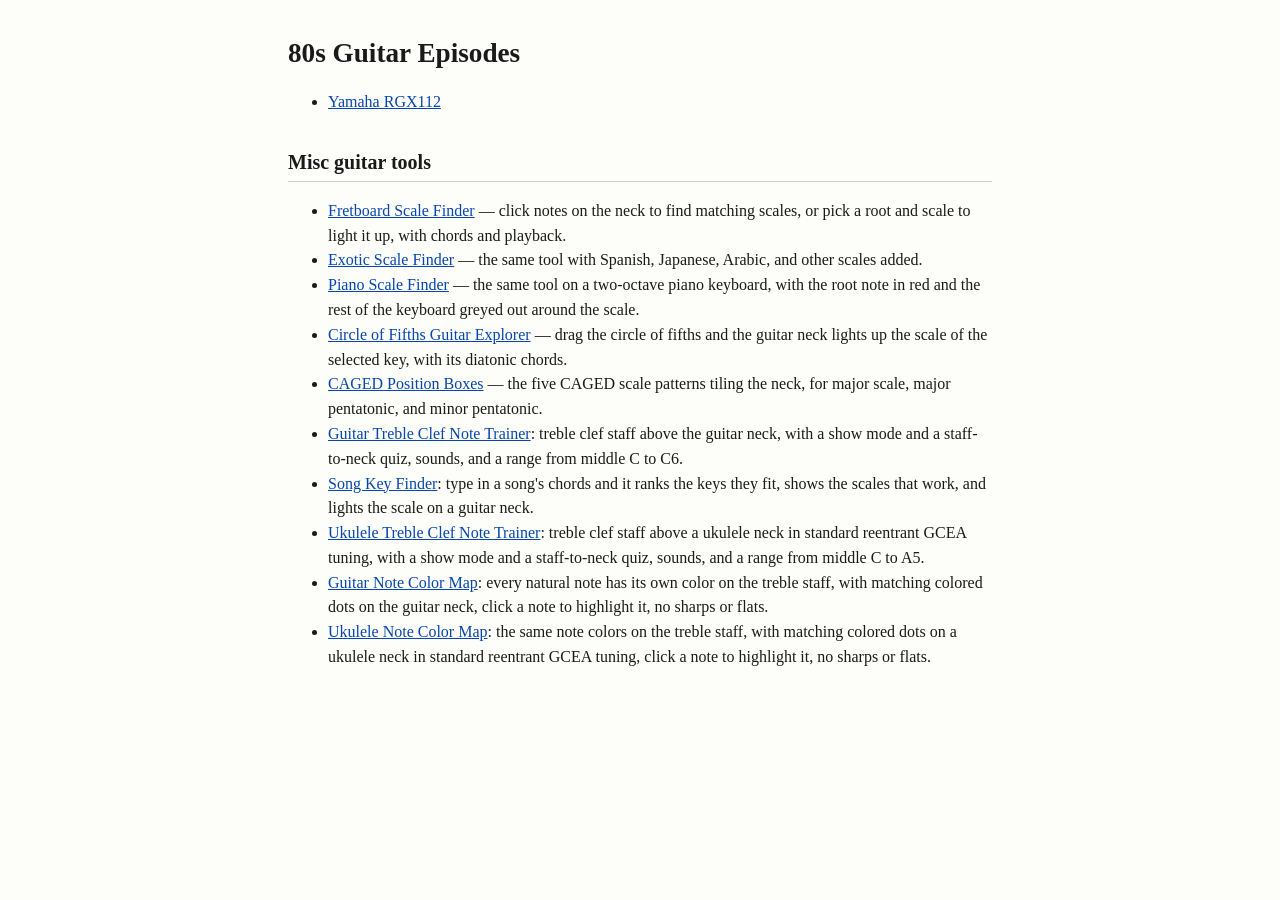
<file: index.html>
<!DOCTYPE html>
<html lang="en">
<head>
<meta charset="utf-8">
<meta name="viewport" content="width=device-width, initial-scale=1">
<title>80s Guitar Episodes</title>
<link rel="stylesheet" href="style.css">
</head>
<body>
<h1>80s Guitar Episodes</h1>
<ul>
<li><a href="rgx112.html">Yamaha RGX112</a></li>
</ul>
<h2>Misc guitar tools</h2>
<ul>
<li><a href="scale-finder.html">Fretboard Scale Finder</a> — click notes on the neck to find matching scales, or pick a root and scale to light it up, with chords and playback.</li>
<li><a href="exotic-scale-finder.html">Exotic Scale Finder</a> — the same tool with Spanish, Japanese, Arabic, and other scales added.</li>
<li><a href="piano-scale-finder.html">Piano Scale Finder</a> — the same tool on a two-octave piano keyboard, with the root note in red and the rest of the keyboard greyed out around the scale.</li>
<li><a href="circle-of-fifths.html">Circle of Fifths Guitar Explorer</a> — drag the circle of fifths and the guitar neck lights up the scale of the selected key, with its diatonic chords.</li>
<li><a href="caged-boxes.html">CAGED Position Boxes</a> — the five CAGED scale patterns tiling the neck, for major scale, major pentatonic, and minor pentatonic.</li>
<li><a href="note-trainer.html">Guitar Treble Clef Note Trainer</a>: treble clef staff above the guitar neck, with a show mode and a staff-to-neck quiz, sounds, and a range from middle C to C6.</li>
<li><a href="song-key-finder.html">Song Key Finder</a>: type in a song's chords and it ranks the keys they fit, shows the scales that work, and lights the scale on a guitar neck.</li>
<li><a href="ukulele-note-trainer.html">Ukulele Treble Clef Note Trainer</a>: treble clef staff above a ukulele neck in standard reentrant GCEA tuning, with a show mode and a staff-to-neck quiz, sounds, and a range from middle C to A5.</li>
<li><a href="note-color-map.html">Guitar Note Color Map</a>: every natural note has its own color on the treble staff, with matching colored dots on the guitar neck, click a note to highlight it, no sharps or flats.</li>
<li><a href="ukulele-note-color-map.html">Ukulele Note Color Map</a>: the same note colors on the treble staff, with matching colored dots on a ukulele neck in standard reentrant GCEA tuning, click a note to highlight it, no sharps or flats.</li>
</ul>
</body>
</html>
</file>
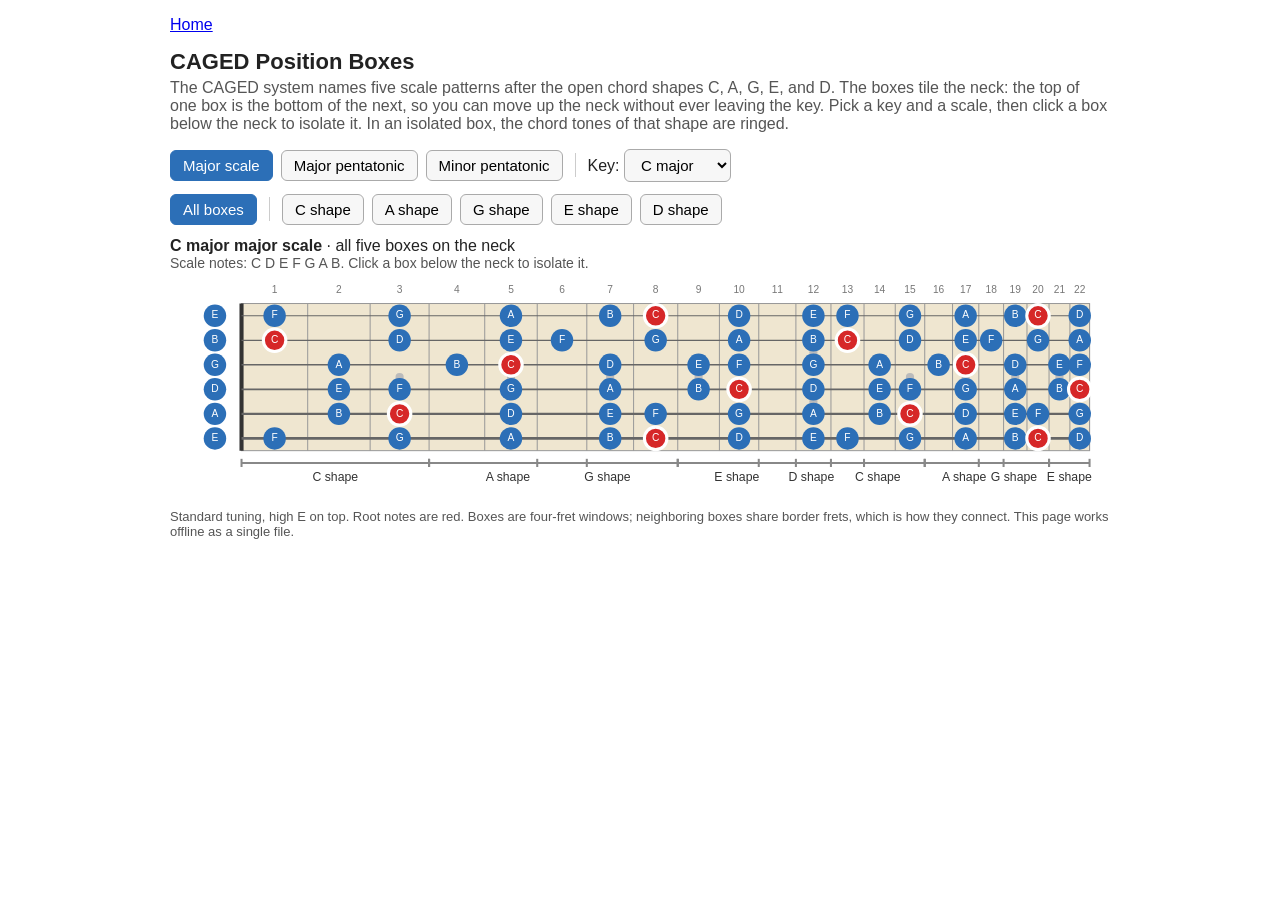
<file: caged-boxes.html>
<!DOCTYPE html>
<html lang="en">
<head>
<meta charset="utf-8">
<meta name="viewport" content="width=device-width, initial-scale=1">
<title>CAGED Position Boxes</title>
<style>
  body { font-family: -apple-system, Helvetica, Arial, sans-serif; max-width: 940px; margin: 0 auto; padding: 16px; color: #222; }
  h1 { font-size: 22px; margin-bottom: 4px; }
  p.hint { color: #555; margin-top: 0; }
  .controls { display: flex; flex-wrap: wrap; gap: 8px; align-items: center; margin: 12px 0; }
  .controls button, .controls select { font-size: 15px; padding: 6px 12px; border: 1px solid #aaa; border-radius: 6px; background: #f7f7f7; cursor: pointer; }
  .controls button.active { background: #2c6fb7; color: #fff; border-color: #2c6fb7; }
  .controls .sep { width: 1px; height: 24px; background: #ccc; margin: 0 4px; }
  #neckSvg { display: block; width: 100%; height: auto; margin: 8px 0; }
  .bracket { cursor: pointer; }
  .bracket line { stroke: #888; stroke-width: 2; }
  .bracket text { font-size: 12px; fill: #333; text-anchor: middle; }
  .bracket.active line { stroke: #d62728; stroke-width: 3; }
  .bracket.active text { fill: #d62728; font-weight: bold; }
  #boxInfo { margin: 8px 0; font-size: 16px; }
  #boxInfo .sub { color: #555; font-size: 14px; }
  .foot { color: #555; font-size: 13px; margin-top: 16px; }
</style>
</head>
<body>
<nav style="margin-bottom:8px;"><a href="index.html">Home</a></nav>
<h1>CAGED Position Boxes</h1>
<p class="hint">The CAGED system names five scale patterns after the open chord shapes C, A, G, E, and D. The boxes tile the neck: the top of one box is the bottom of the next, so you can move up the neck without ever leaving the key. Pick a key and a scale, then click a box below the neck to isolate it. In an isolated box, the chord tones of that shape are ringed.</p>

<div class="controls">
  <button type="button" class="scaleBtn active" data-scale="major">Major scale</button>
  <button type="button" class="scaleBtn" data-scale="majPent">Major pentatonic</button>
  <button type="button" class="scaleBtn" data-scale="minPent">Minor pentatonic</button>
  <span class="sep"></span>
  <label>Key: <select id="keySelect"></select></label>
</div>

<div class="controls" id="shapeRow"></div>

<div id="boxInfo"></div>

<svg id="neckSvg" viewBox="0 0 920 210"></svg>

<p class="foot">Standard tuning, high E on top. Root notes are red. Boxes are four-fret windows; neighboring boxes share border frets, which is how they connect. This page works offline as a single file.</p>

<script>
// ---------- Pure data and logic (no DOM here, so it can be tested in node) ----------
function mod(n, m) { return ((n % m) + m) % m; }

var NOTE_PC = { C: 0, D: 2, E: 4, F: 5, G: 7, A: 9, B: 11 };
function pcOf(name) {
  var base = NOTE_PC[name.charAt(0)];
  var acc = name.slice(1);
  for (var i = 0; i < acc.length; i++) {
    if (acc.charAt(i) === '#') base += 1;
    if (acc.charAt(i) === 'b') base -= 1;
  }
  return mod(base, 12);
}

// Circle order, clockwise from C, with each major key and its relative minor.
var CIRCLE = [
  { major: 'C',  minor: 'Am' },
  { major: 'G',  minor: 'Em' },
  { major: 'D',  minor: 'Bm' },
  { major: 'A',  minor: 'F#m' },
  { major: 'E',  minor: 'C#m' },
  { major: 'B',  minor: 'G#m' },
  { major: 'F#', minor: 'D#m' },
  { major: 'Db', minor: 'Bbm' },
  { major: 'Ab', minor: 'Fm' },
  { major: 'Eb', minor: 'Cm' },
  { major: 'Bb', minor: 'Gm' },
  { major: 'F',  minor: 'Dm' }
];

var MAJOR_SCALES = {
  'C':  ['C', 'D', 'E', 'F', 'G', 'A', 'B'],
  'G':  ['G', 'A', 'B', 'C', 'D', 'E', 'F#'],
  'D':  ['D', 'E', 'F#', 'G', 'A', 'B', 'C#'],
  'A':  ['A', 'B', 'C#', 'D', 'E', 'F#', 'G#'],
  'E':  ['E', 'F#', 'G#', 'A', 'B', 'C#', 'D#'],
  'B':  ['B', 'C#', 'D#', 'E', 'F#', 'G#', 'A#'],
  'F#': ['F#', 'G#', 'A#', 'B', 'C#', 'D#', 'E#'],
  'Db': ['Db', 'Eb', 'F', 'Gb', 'Ab', 'Bb', 'C'],
  'Ab': ['Ab', 'Bb', 'C', 'Db', 'Eb', 'F', 'G'],
  'Eb': ['Eb', 'F', 'G', 'Ab', 'Bb', 'C', 'D'],
  'Bb': ['Bb', 'C', 'D', 'Eb', 'F', 'G', 'A'],
  'F':  ['F', 'G', 'A', 'Bb', 'C', 'D', 'E']
};

var MINOR_SCALES = {
  'A':  ['A', 'B', 'C', 'D', 'E', 'F', 'G'],
  'E':  ['E', 'F#', 'G', 'A', 'B', 'C', 'D'],
  'B':  ['B', 'C#', 'D', 'E', 'F#', 'G', 'A'],
  'F#': ['F#', 'G#', 'A', 'B', 'C#', 'D', 'E'],
  'C#': ['C#', 'D#', 'E', 'F#', 'G#', 'A', 'B'],
  'G#': ['G#', 'A#', 'B', 'C#', 'D#', 'E', 'F#'],
  'D#': ['D#', 'E#', 'F#', 'G#', 'A#', 'B', 'C#'],
  'Bb': ['Bb', 'C', 'Db', 'Eb', 'F', 'Gb', 'Ab'],
  'F':  ['F', 'G', 'Ab', 'Bb', 'C', 'Db', 'Eb'],
  'C':  ['C', 'D', 'Eb', 'F', 'G', 'Ab', 'Bb'],
  'G':  ['G', 'A', 'Bb', 'C', 'D', 'Eb', 'F'],
  'D':  ['D', 'E', 'F', 'G', 'A', 'Bb', 'C']
};

// Four-fret CAGED windows for a major key, keyed by shape letter.
// f is the fret of the key's root on the low E string (open E = pc 4).
function cagedBases(majorRootPc) {
  var f = mod(majorRootPc - 4, 12);
  return { C: mod(f + 4, 12), A: mod(f + 7, 12), G: mod(f + 9, 12), E: f, D: mod(f + 2, 12) };
}

function sortedWindows(majorRootPc) {
  var bases = cagedBases(majorRootPc);
  return ['C', 'A', 'G', 'E', 'D'].map(function (s) { return { shape: s, base: bases[s] }; })
    .sort(function (a, b) { return a.base - b.base; });
}

// Minor pentatonic boxes 1-5 for a minor key, built from its relative major's
// CAGED windows. Box 1 is the window starting at the minor root's low-E fret.
function minorBoxes(minorRootPc, relativeMajorRootPc) {
  var sorted = sortedWindows(relativeMajorRootPc);
  var r = mod(minorRootPc - 4, 12);
  var idx = -1;
  sorted.forEach(function (w, i) { if (w.base === r) idx = i; });
  var out = [];
  for (var k = 0; k < 5; k++) {
    var pos = idx + k;
    var w = sorted[mod(pos, 5)];
    out.push({ box: k + 1, shape: w.shape, start: w.base + 12 * Math.floor(pos / 5) });
  }
  return out;
}

function currentScaleNotes(state) {
  if (state.scale === 'major') return MAJOR_SCALES[state.majorRoot];
  if (state.scale === 'majPent') {
    var s = MAJOR_SCALES[state.majorRoot];
    return [s[0], s[1], s[2], s[4], s[5]];
  }
  var m = MINOR_SCALES[state.minorRoot];
  return [m[0], m[2], m[3], m[4], m[6]];
}

function currentChordTones(state) {
  if (state.scale === 'minPent') {
    var m = MINOR_SCALES[state.minorRoot];
    return [m[0], m[2], m[4]];
  }
  var s = MAJOR_SCALES[state.majorRoot];
  return [s[0], s[2], s[4]];
}

// All box windows visible on a 22-fret neck: primary windows plus octave repeats.
function allWindows(state) {
  var out = [];
  if (state.scale === 'minPent') {
    var boxes = minorBoxes(pcOf(state.minorRoot), pcOf(state.majorRoot));
    boxes.forEach(function (b) {
      out.push({ label: 'Box ' + b.box, shape: b.shape, start: b.start });
      if (b.start + 12 <= 21) out.push({ label: 'Box ' + b.box, shape: b.shape, start: b.start + 12 });
    });
  } else {
    var bases = cagedBases(pcOf(state.majorRoot));
    ['C', 'A', 'G', 'E', 'D'].forEach(function (s) {
      out.push({ label: s + ' shape', shape: s, start: bases[s] });
      if (bases[s] + 12 <= 21) out.push({ label: s + ' shape', shape: s, start: bases[s] + 12 });
    });
  }
  return out.sort(function (a, b) { return a.start - b.start; });
}

// ---------- Browser rendering (skipped when run under node for tests) ----------
if (typeof document !== 'undefined') {
  var state = { scale: 'major', majorRoot: 'C', minorRoot: 'A', isolated: null };
  var neckSvg = document.getElementById('neckSvg');
  var NS = 'http://www.w3.org/2000/svg';

  function el(tag, attrs, parent) {
    var n = document.createElementNS(NS, tag);
    for (var k in attrs) n.setAttribute(k, attrs[k]);
    if (parent) parent.appendChild(n);
    return n;
  }

  function keyOptions() {
    var sel = document.getElementById('keySelect');
    sel.innerHTML = '';
    if (state.scale === 'minPent') {
      CIRCLE.forEach(function (c) {
        var o = document.createElement('option');
        o.value = c.minor; o.textContent = c.minor + ' minor';
        sel.appendChild(o);
      });
      sel.value = state.minorRoot + 'm';
    } else {
      CIRCLE.forEach(function (c) {
        var o = document.createElement('option');
        o.value = c.major; o.textContent = c.major + ' major';
        sel.appendChild(o);
      });
      sel.value = state.majorRoot;
    }
  }

  function shapeButtons() {
    var row = document.getElementById('shapeRow');
    row.innerHTML = '';
    var all = document.createElement('button');
    all.type = 'button'; all.textContent = 'All boxes';
    if (!state.isolated) all.className = 'active';
    all.addEventListener('click', function () { state.isolated = null; renderAll(); });
    row.appendChild(all);
    var sep = document.createElement('span'); sep.className = 'sep'; row.appendChild(sep);
    if (state.scale === 'minPent') {
      minorBoxes(pcOf(state.minorRoot), pcOf(state.majorRoot)).forEach(function (b) {
        var btn = document.createElement('button');
        btn.type = 'button'; btn.textContent = 'Box ' + b.box;
        if (state.isolated && state.isolated.label === 'Box ' + b.box && state.isolated.start === b.start) btn.className = 'active';
        btn.addEventListener('click', function () {
          state.isolated = { label: 'Box ' + b.box, shape: b.shape, start: b.start };
          renderAll();
        });
        row.appendChild(btn);
      });
    } else {
      ['C', 'A', 'G', 'E', 'D'].forEach(function (s) {
        var btn = document.createElement('button');
        btn.type = 'button'; btn.textContent = s + ' shape';
        if (state.isolated && state.isolated.shape === s && state.isolated.start === cagedBases(pcOf(state.majorRoot))[s]) btn.className = 'active';
        btn.addEventListener('click', function () {
          state.isolated = { label: s + ' shape', shape: s, start: cagedBases(pcOf(state.majorRoot))[s] };
          renderAll();
        });
        row.appendChild(btn);
      });
    }
  }

  var OPEN_PC = [4, 11, 7, 2, 9, 4]; // high E to low E, top to bottom
  var MAX_FRET = 22;

  function renderNeck() {
    neckSvg.innerHTML = '';
    var notes = currentScaleNotes(state);
    var pcs = notes.map(pcOf);
    var rootPc = pcs[0];
    var nameForPc = {};
    notes.forEach(function (n) { nameForPc[pcOf(n)] = n; });
    var chordPcs = currentChordTones(state).map(pcOf);
    var windows = allWindows(state);
    var iso = state.isolated;

    var nutX = 70, endX = 900, top = 24, bottom = 168;
    function fretX(n) {
      return nutX + (endX - nutX) * (1 - Math.pow(2, -n / 12)) / (1 - Math.pow(2, -MAX_FRET / 12));
    }
    function dotX(n) { return (fretX(n - 1) + fretX(n)) / 2; }
    var stringY = [36, 60, 84, 108, 132, 156];
    var stringW = [1, 1.2, 1.5, 1.8, 2.2, 2.5];

    el('rect', { x: nutX, y: top, width: endX - nutX, height: bottom - top, fill: '#efe6d0', stroke: '#999' }, neckSvg);
    [3, 5, 7, 9, 12, 15, 17, 19, 21].forEach(function (f) {
      var x = dotX(f);
      if (f === 12) {
        el('circle', { cx: x, cy: 72, r: 4, fill: '#bbb' }, neckSvg);
        el('circle', { cx: x, cy: 120, r: 4, fill: '#bbb' }, neckSvg);
      } else {
        el('circle', { cx: x, cy: 96, r: 4, fill: '#bbb' }, neckSvg);
      }
    });
    for (var f = 0; f <= MAX_FRET; f++) {
      el('line', { x1: fretX(f), y1: top, x2: fretX(f), y2: bottom, stroke: f === 0 ? '#333' : '#999', 'stroke-width': f === 0 ? 4 : 1 }, neckSvg);
      if (f > 0) {
        var num = el('text', { x: dotX(f), y: 14, 'text-anchor': 'middle', 'font-size': 10, fill: '#777' }, neckSvg);
        num.textContent = f;
      }
    }
    for (var s = 0; s < 6; s++) {
      el('line', { x1: nutX, y1: stringY[s], x2: endX, y2: stringY[s], stroke: '#666', 'stroke-width': stringW[s] }, neckSvg);
    }

    function drawDot(x, y, pc, fret) {
      if (pcs.indexOf(pc) === -1) return;
      var inWindow = !iso || (fret >= iso.start && fret <= iso.start + 3) || fret === 0 && iso.start === 0;
      var dimmed = iso && !inWindow;
      var isRoot = pc === rootPc;
      var isChord = iso && chordPcs.indexOf(pc) !== -1;
      var fill = dimmed ? '#d3d3d3' : (isRoot ? '#d62728' : '#2c6fb7');
      var c = el('circle', { cx: x, cy: y, r: 11, fill: fill }, neckSvg);
      if ((isRoot || isChord) && !dimmed) { c.setAttribute('stroke', '#fff'); c.setAttribute('stroke-width', 3); }
      var t = el('text', { x: x, y: y, 'text-anchor': 'middle', 'dominant-baseline': 'middle', 'font-size': 10, fill: dimmed ? '#666' : '#fff' }, neckSvg);
      t.textContent = nameForPc[pc];
    }

    for (var s2 = 0; s2 < 6; s2++) {
      // Open notes count as fret 0; they belong to a window starting at 0.
      drawDot(nutX - 26, stringY[s2], OPEN_PC[s2], 0);
      for (var f2 = 1; f2 <= MAX_FRET; f2++) {
        drawDot(dotX(f2), stringY[s2], mod(OPEN_PC[s2] + f2, 12), f2);
      }
    }

    // Brackets below the neck, one per box window in range.
    windows.forEach(function (w) {
      var x1 = fretX(w.start), x2 = fretX(Math.min(w.start + 3, MAX_FRET));
      var g = el('g', { class: 'bracket' + (iso && iso.start === w.start && iso.label === w.label ? ' active' : '') }, neckSvg);
      el('line', { x1: x1, y1: 180, x2: x2, y2: 180 }, g);
      el('line', { x1: x1, y1: 176, x2: x1, y2: 184 }, g);
      el('line', { x1: x2, y1: 176, x2: x2, y2: 184 }, g);
      var t = el('text', { x: (x1 + x2) / 2, y: 198 }, g);
      t.textContent = w.label;
      g.addEventListener('click', function () {
        state.isolated = (iso && iso.start === w.start && iso.label === w.label) ? null : { label: w.label, shape: w.shape, start: w.start };
        renderAll();
      });
    });

    // Info line.
    var keyName = state.scale === 'minPent' ? state.minorRoot + 'm minor' : state.majorRoot + ' major';
    var scaleName = state.scale === 'major' ? 'major scale' : (state.scale === 'majPent' ? 'major pentatonic' : 'minor pentatonic');
    var info = document.getElementById('boxInfo');
    if (iso) {
      var tones = currentChordTones(state).join(' ');
      info.innerHTML = '<b>' + keyName + ' ' + scaleName + ' &middot; ' + iso.label + '</b> &middot; frets ' + iso.start + ' to ' + (iso.start + 3) +
        '<div class="sub">Chord shape tones ringed: ' + tones + '. Scale notes: ' + notes.join(' ') + '.</div>';
    } else {
      info.innerHTML = '<b>' + keyName + ' ' + scaleName + '</b> &middot; all five boxes on the neck' +
        '<div class="sub">Scale notes: ' + notes.join(' ') + '. Click a box below the neck to isolate it.</div>';
    }
  }

  function renderAll() { keyOptions(); shapeButtons(); renderNeck(); }

  document.querySelectorAll('.scaleBtn').forEach(function (b) {
    b.addEventListener('click', function () {
      document.querySelectorAll('.scaleBtn').forEach(function (x) { x.classList.remove('active'); });
      b.classList.add('active');
      state.scale = b.dataset.scale;
      state.isolated = null;
      if (state.scale === 'minPent') {
        var entry = null;
        CIRCLE.forEach(function (c) { if (c.major === state.majorRoot) entry = c; });
        state.minorRoot = entry.minor.slice(0, -1);
        state.majorRoot = entry.major;
      } else {
        if (state.scale === 'major' || state.scale === 'majPent') {
          // Keep the major key matching the current minor selection when switching back.
          var back = null;
          CIRCLE.forEach(function (c) { if (c.minor === state.minorRoot + 'm') back = c; });
          if (back) state.majorRoot = back.major;
        }
      }
      renderAll();
    });
  });

  document.getElementById('keySelect').addEventListener('change', function (e) {
    state.isolated = null;
    if (state.scale === 'minPent') {
      state.minorRoot = e.target.value.slice(0, -1);
      CIRCLE.forEach(function (c) { if (c.minor === e.target.value) state.majorRoot = c.major; });
    } else {
      state.majorRoot = e.target.value;
    }
    renderAll();
  });

  renderAll();
}
</script>
</body>
</html>
</file>
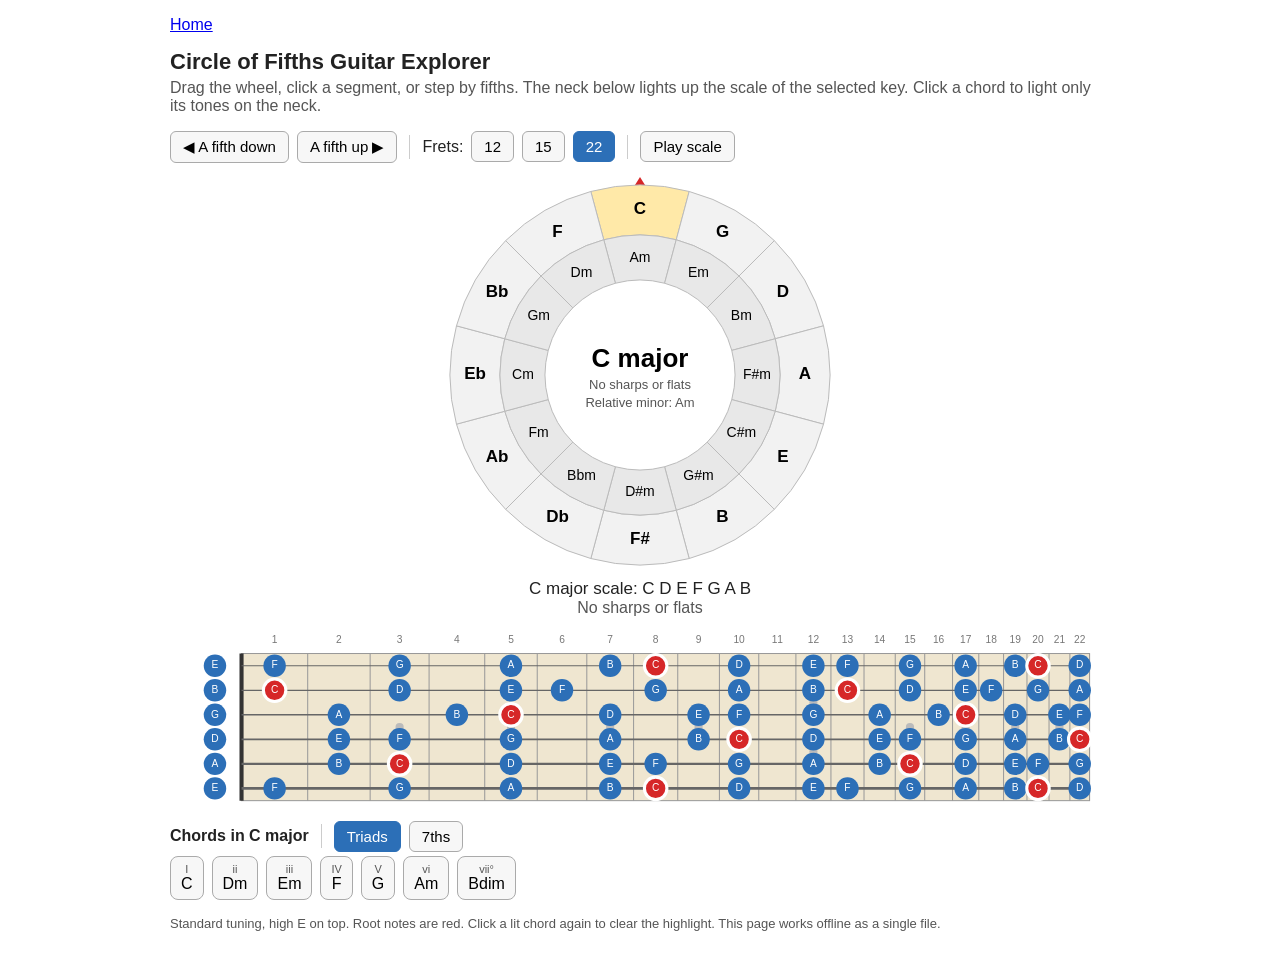
<file: circle-of-fifths.html>
<!DOCTYPE html>
<html lang="en">
<head>
<meta charset="utf-8">
<meta name="viewport" content="width=device-width, initial-scale=1">
<title>Circle of Fifths Guitar Explorer</title>
<style>
  body { font-family: -apple-system, Helvetica, Arial, sans-serif; max-width: 940px; margin: 0 auto; padding: 16px; color: #222; }
  h1 { font-size: 22px; margin-bottom: 4px; }
  p.hint { color: #555; margin-top: 0; }
  .controls { display: flex; flex-wrap: wrap; gap: 8px; align-items: center; margin: 12px 0; }
  .controls button { font-size: 15px; padding: 6px 12px; border: 1px solid #aaa; border-radius: 6px; background: #f7f7f7; cursor: pointer; }
  .controls button.active { background: #2c6fb7; color: #fff; border-color: #2c6fb7; }
  .controls .sep { width: 1px; height: 24px; background: #ccc; margin: 0 4px; }
  #circleSvg { display: block; margin: 0 auto; touch-action: none; cursor: grab; }
  #circleSvg:active { cursor: grabbing; }
  #wheel { transition: transform 0.25s ease; transform-box: view-box; transform-origin: 200px 200px; }
  #keyInfo { text-align: center; margin: 4px 0 12px; }
  #keyInfo .scale { font-size: 17px; }
  #keyInfo .sig { color: #555; }
  #neckSvg { display: block; width: 100%; height: auto; margin: 8px 0; }
  #chordPanel { margin-top: 8px; }
  #chordPanel .row { display: flex; flex-wrap: wrap; gap: 8px; align-items: center; }
  .chip { border: 1px solid #aaa; border-radius: 8px; padding: 6px 10px; background: #f7f7f7; cursor: pointer; text-align: center; }
  .chip .deg { font-size: 11px; color: #555; display: block; }
  .chip .nm { font-size: 16px; }
  .chip.active { background: #ffe9a8; border-color: #b98a00; }
  .foot { color: #555; font-size: 13px; margin-top: 16px; }
</style>
</head>
<body>
<nav style="margin-bottom:8px;"><a href="index.html">Home</a></nav>
<h1>Circle of Fifths Guitar Explorer</h1>
<p class="hint">Drag the wheel, click a segment, or step by fifths. The neck below lights up the scale of the selected key. Click a chord to light only its tones on the neck.</p>

<div class="controls">
  <button id="downFifth" type="button">&#9664; A fifth down</button>
  <button id="upFifth" type="button">A fifth up &#9654;</button>
  <span class="sep"></span>
  <span>Frets:</span>
  <button type="button" class="fretBtn" data-frets="12">12</button>
  <button type="button" class="fretBtn" data-frets="15">15</button>
  <button type="button" class="fretBtn active" data-frets="22">22</button>
  <span class="sep"></span>
  <button id="playBtn" type="button">Play scale</button>
</div>

<svg id="circleSvg" viewBox="0 0 400 400" width="400" height="400">
  <polygon points="200,2 190,18 210,18" fill="#d62728"></polygon>
  <g id="wheel"></g>
  <text id="centerKey" x="200" y="192" text-anchor="middle" font-size="26" font-weight="bold"></text>
  <text id="centerSig" x="200" y="214" text-anchor="middle" font-size="13" fill="#555"></text>
  <text id="centerRel" x="200" y="232" text-anchor="middle" font-size="13" fill="#555"></text>
</svg>

<div id="keyInfo">
  <div class="scale" id="scaleLine"></div>
  <div class="sig" id="sigLine"></div>
</div>

<svg id="neckSvg" viewBox="0 0 920 180"></svg>

<div id="chordPanel">
  <div class="controls" style="margin: 4px 0;">
    <span id="chordTitle" style="font-weight: bold;">Chords in this key</span>
    <span class="sep"></span>
    <button type="button" id="triadBtn" class="active">Triads</button>
    <button type="button" id="seventhBtn">7ths</button>
  </div>
  <div class="row" id="chordRow"></div>
</div>

<p class="foot">Standard tuning, high E on top. Root notes are red. Click a lit chord again to clear the highlight. This page works offline as a single file.</p>

<script>
// ---------- Pure data and logic (no DOM here, so it can be tested in node) ----------
function mod(n, m) { return ((n % m) + m) % m; }

var NOTE_PC = { C: 0, D: 2, E: 4, F: 5, G: 7, A: 9, B: 11 };
function pcOf(name) {
  var base = NOTE_PC[name.charAt(0)];
  var acc = name.slice(1);
  for (var i = 0; i < acc.length; i++) {
    if (acc.charAt(i) === '#') base += 1;
    if (acc.charAt(i) === 'b') base -= 1;
  }
  return mod(base, 12);
}

// Circle order, clockwise from C. sharps/flats count for the key signature.
var CIRCLE = [
  { major: 'C',  minor: 'Am',  sharps: 0, flats: 0 },
  { major: 'G',  minor: 'Em',  sharps: 1, flats: 0 },
  { major: 'D',  minor: 'Bm',  sharps: 2, flats: 0 },
  { major: 'A',  minor: 'F#m', sharps: 3, flats: 0 },
  { major: 'E',  minor: 'C#m', sharps: 4, flats: 0 },
  { major: 'B',  minor: 'G#m', sharps: 5, flats: 0 },
  { major: 'F#', minor: 'D#m', sharps: 6, flats: 0 },
  { major: 'Db', minor: 'Bbm', sharps: 0, flats: 5 },
  { major: 'Ab', minor: 'Fm',  sharps: 0, flats: 4 },
  { major: 'Eb', minor: 'Cm',  sharps: 0, flats: 3 },
  { major: 'Bb', minor: 'Gm',  sharps: 0, flats: 2 },
  { major: 'F',  minor: 'Dm',  sharps: 0, flats: 1 }
];

var MAJOR_SCALES = {
  'C':  ['C', 'D', 'E', 'F', 'G', 'A', 'B'],
  'G':  ['G', 'A', 'B', 'C', 'D', 'E', 'F#'],
  'D':  ['D', 'E', 'F#', 'G', 'A', 'B', 'C#'],
  'A':  ['A', 'B', 'C#', 'D', 'E', 'F#', 'G#'],
  'E':  ['E', 'F#', 'G#', 'A', 'B', 'C#', 'D#'],
  'B':  ['B', 'C#', 'D#', 'E', 'F#', 'G#', 'A#'],
  'F#': ['F#', 'G#', 'A#', 'B', 'C#', 'D#', 'E#'],
  'Db': ['Db', 'Eb', 'F', 'Gb', 'Ab', 'Bb', 'C'],
  'Ab': ['Ab', 'Bb', 'C', 'Db', 'Eb', 'F', 'G'],
  'Eb': ['Eb', 'F', 'G', 'Ab', 'Bb', 'C', 'D'],
  'Bb': ['Bb', 'C', 'D', 'Eb', 'F', 'G', 'A'],
  'F':  ['F', 'G', 'A', 'Bb', 'C', 'D', 'E']
};

var MINOR_SCALES = {
  'A':  ['A', 'B', 'C', 'D', 'E', 'F', 'G'],
  'E':  ['E', 'F#', 'G', 'A', 'B', 'C', 'D'],
  'B':  ['B', 'C#', 'D', 'E', 'F#', 'G', 'A'],
  'F#': ['F#', 'G#', 'A', 'B', 'C#', 'D', 'E'],
  'C#': ['C#', 'D#', 'E', 'F#', 'G#', 'A', 'B'],
  'G#': ['G#', 'A#', 'B', 'C#', 'D#', 'E', 'F#'],
  'D#': ['D#', 'E#', 'F#', 'G#', 'A#', 'B', 'C#'],
  'Bb': ['Bb', 'C', 'Db', 'Eb', 'F', 'Gb', 'Ab'],
  'F':  ['F', 'G', 'Ab', 'Bb', 'C', 'Db', 'Eb'],
  'C':  ['C', 'D', 'Eb', 'F', 'G', 'Ab', 'Bb'],
  'G':  ['G', 'A', 'Bb', 'C', 'D', 'Eb', 'F'],
  'D':  ['D', 'E', 'F', 'G', 'A', 'Bb', 'C']
};

var SHARP_ORDER = ['F#', 'C#', 'G#', 'D#', 'A#', 'E#'];
var FLAT_ORDER = ['Bb', 'Eb', 'Ab', 'Db', 'Gb', 'Cb', 'Fb'];

function keyRoot(circleEntry, mode) {
  if (mode === 'major') return circleEntry.major;
  return circleEntry.minor.slice(0, -1); // strip the trailing m
}

function scaleNotes(circleEntry, mode) {
  var root = keyRoot(circleEntry, mode);
  return mode === 'major' ? MAJOR_SCALES[root] : MINOR_SCALES[root];
}

function scalePcs(circleEntry, mode) {
  return scaleNotes(circleEntry, mode).map(pcOf);
}

var SUFFIX = { maj: '', min: 'm', dim: 'dim', maj7: 'maj7', m7: 'm7', '7': '7', m7b5: 'm7b5' };
var DEG_MAJOR = ['I', 'ii', 'iii', 'IV', 'V', 'vi', 'vii°'];
var DEG_MINOR = ['i', 'ii°', 'III', 'iv', 'v', 'VI', 'VII'];

function chordsFor(circleEntry, mode, sevenths) {
  var scale = scaleNotes(circleEntry, mode);
  var quals, degs, steps;
  if (mode === 'major') {
    quals = sevenths ? ['maj7', 'm7', 'm7', 'maj7', '7', 'm7', 'm7b5'] : ['maj', 'min', 'min', 'maj', 'maj', 'min', 'dim'];
    degs = DEG_MAJOR;
  } else {
    quals = sevenths ? ['m7', 'm7b5', 'maj7', 'm7', 'm7', 'maj7', '7'] : ['min', 'dim', 'maj', 'min', 'min', 'maj', 'maj'];
    degs = DEG_MINOR;
  }
  steps = sevenths ? [0, 2, 4, 6] : [0, 2, 4];
  var out = [];
  for (var d = 0; d < 7; d++) {
    var tones = steps.map(function (s) { return scale[mod(d + s, 7)]; });
    out.push({ degree: degs[d], name: scale[d] + SUFFIX[quals[d]], tones: tones, pcs: tones.map(pcOf) });
  }
  return out;
}

function signatureText(circleEntry) {
  if (circleEntry.sharps > 0) {
    return circleEntry.sharps + (circleEntry.sharps === 1 ? ' sharp: ' : ' sharps: ') + SHARP_ORDER.slice(0, circleEntry.sharps).join(', ');
  }
  if (circleEntry.flats > 0) {
    return circleEntry.flats + (circleEntry.flats === 1 ? ' flat: ' : ' flats: ') + FLAT_ORDER.slice(0, circleEntry.flats).join(', ');
  }
  return 'No sharps or flats';
}

// Segment index sitting at the top marker for a given wheel rotation (degrees, clockwise).
function idxForRotation(rotation) {
  return mod(Math.round(-rotation / 30), 12);
}

// ---------- Browser rendering (skipped when run under node for tests) ----------
if (typeof document !== 'undefined') {
  var state = { index: 0, mode: 'major', frets: 22, chord: null, sevenths: false };
  var rotation = 0;
  var wheelEl = document.getElementById('wheel');
  var neckSvg = document.getElementById('neckSvg');
  var NS = 'http://www.w3.org/2000/svg';

  function el(tag, attrs, parent) {
    var n = document.createElementNS(NS, tag);
    for (var k in attrs) n.setAttribute(k, attrs[k]);
    if (parent) parent.appendChild(n);
    return n;
  }

  function polar(cx, cy, r, degClockwiseFromTop) {
    var a = degClockwiseFromTop * Math.PI / 180;
    return [cx + r * Math.sin(a), cy - r * Math.cos(a)];
  }

  function slicePath(cx, cy, rOuter, rInner, startDeg, endDeg) {
    var o1 = polar(cx, cy, rOuter, startDeg), o2 = polar(cx, cy, rOuter, endDeg);
    var i2 = polar(cx, cy, rInner, endDeg), i1 = polar(cx, cy, rInner, startDeg);
    return 'M ' + o1[0] + ' ' + o1[1] + ' A ' + rOuter + ' ' + rOuter + ' 0 0 1 ' + o2[0] + ' ' + o2[1] +
      ' L ' + i2[0] + ' ' + i2[1] + ' A ' + rInner + ' ' + rInner + ' 0 0 0 ' + i1[0] + ' ' + i1[1] + ' Z';
  }

  function renderWheel() {
    wheelEl.innerHTML = '';
    for (var i = 0; i < 12; i++) {
      var start = i * 30 - 15, end = i * 30 + 15;
      var sel = (i === state.index);
      var outer = el('path', { d: slicePath(200, 200, 190, 140, start, end), fill: (sel && state.mode === 'major') ? '#ffe9a8' : '#f2f2f2', stroke: '#bbb' }, wheelEl);
      outer.dataset.index = i; outer.dataset.mode = 'major';
      var inner = el('path', { d: slicePath(200, 200, 140, 95, start, end), fill: (sel && state.mode === 'minor') ? '#ffe9a8' : '#e8e8e8', stroke: '#bbb' }, wheelEl);
      inner.dataset.index = i; inner.dataset.mode = 'minor';
      var mo = polar(200, 200, 165, i * 30);
      var moT = el('text', { x: mo[0], y: mo[1], 'text-anchor': 'middle', 'dominant-baseline': 'middle', 'font-size': 17, 'font-weight': 'bold' }, wheelEl);
      moT.textContent = CIRCLE[i].major;
      var mi = polar(200, 200, 117, i * 30);
      var miT = el('text', { x: mi[0], y: mi[1], 'text-anchor': 'middle', 'dominant-baseline': 'middle', 'font-size': 14 }, wheelEl);
      miT.textContent = CIRCLE[i].minor;
    }
  }

  function renderInfo() {
    var entry = CIRCLE[state.index];
    var keyName = state.mode === 'major' ? entry.major + ' major' : entry.minor + ' minor';
    document.getElementById('centerKey').textContent = keyName;
    document.getElementById('centerSig').textContent = signatureText(entry);
    document.getElementById('centerRel').textContent = state.mode === 'major' ? ('Relative minor: ' + entry.minor) : ('Relative major: ' + entry.major);
    document.getElementById('scaleLine').textContent = keyName + ' scale: ' + scaleNotes(entry, state.mode).join(' ');
    document.getElementById('sigLine').textContent = signatureText(entry);
    document.getElementById('chordTitle').textContent = 'Chords in ' + keyName;
  }

  // Standard tuning, high E on top. Open-string pitch classes, top to bottom.
  var OPEN_PC = [4, 11, 7, 2, 9, 4];

  function renderNeck() {
    neckSvg.innerHTML = '';
    var entry = CIRCLE[state.index];
    var notes = scaleNotes(entry, state.mode);
    var pcs = scalePcs(entry, state.mode);
    var rootPc = pcs[0];
    var nameForPc = {};
    notes.forEach(function (n) { nameForPc[pcOf(n)] = n; });
    var chord = state.chord !== null ? chordsFor(entry, state.mode, state.sevenths)[state.chord] : null;
    var chordPcs = chord ? chord.pcs : null;
    var chordRootPc = chord ? chord.pcs[0] : null;

    var maxFret = state.frets;
    var nutX = 70, endX = 900, top = 24, bottom = 168;
    function fretX(n) {
      return nutX + (endX - nutX) * (1 - Math.pow(2, -n / 12)) / (1 - Math.pow(2, -maxFret / 12));
    }
    function dotX(n) { return (fretX(n - 1) + fretX(n)) / 2; }
    var stringY = [36, 60, 84, 108, 132, 156];
    var stringW = [1, 1.2, 1.5, 1.8, 2.2, 2.5];

    el('rect', { x: nutX, y: top, width: endX - nutX, height: bottom - top, fill: '#efe6d0', stroke: '#999' }, neckSvg);
    var markers = [3, 5, 7, 9, 12, 15, 17, 19, 21];
    markers.forEach(function (f) {
      if (f > maxFret) return;
      var x = dotX(f);
      if (f === 12) {
        el('circle', { cx: x, cy: 72, r: 4, fill: '#bbb' }, neckSvg);
        el('circle', { cx: x, cy: 120, r: 4, fill: '#bbb' }, neckSvg);
      } else {
        el('circle', { cx: x, cy: 96, r: 4, fill: '#bbb' }, neckSvg);
      }
    });
    for (var f = 0; f <= maxFret; f++) {
      el('line', { x1: fretX(f), y1: top, x2: fretX(f), y2: bottom, stroke: f === 0 ? '#333' : '#999', 'stroke-width': f === 0 ? 4 : 1 }, neckSvg);
      if (f > 0) {
        var num = el('text', { x: dotX(f), y: 14, 'text-anchor': 'middle', 'font-size': 10, fill: '#777' }, neckSvg);
        num.textContent = f;
      }
    }
    for (var s = 0; s < 6; s++) {
      el('line', { x1: nutX, y1: stringY[s], x2: endX, y2: stringY[s], stroke: '#666', 'stroke-width': stringW[s] }, neckSvg);
    }

    function drawDot(x, y, pc) {
      var inScale = pcs.indexOf(pc) !== -1;
      if (!inScale) return;
      var inChord = chordPcs && chordPcs.indexOf(pc) !== -1;
      var isRoot = chord ? (pc === chordRootPc) : (pc === rootPc);
      var dimmed = chordPcs && !inChord;
      var fill = dimmed ? '#d3d3d3' : (isRoot ? '#d62728' : '#2c6fb7');
      var c = el('circle', { cx: x, cy: y, r: 11, fill: fill }, neckSvg);
      if (isRoot && !dimmed) c.setAttribute('stroke', '#fff'), c.setAttribute('stroke-width', 3);
      var t = el('text', { x: x, y: y, 'text-anchor': 'middle', 'dominant-baseline': 'middle', 'font-size': 10, fill: dimmed ? '#666' : '#fff' }, neckSvg);
      t.textContent = nameForPc[pc];
    }

    for (var s2 = 0; s2 < 6; s2++) {
      drawDot(nutX - 26, stringY[s2], OPEN_PC[s2]);
      for (var f2 = 1; f2 <= maxFret; f2++) {
        drawDot(dotX(f2), stringY[s2], mod(OPEN_PC[s2] + f2, 12));
      }
    }
  }

  function renderChords() {
    var entry = CIRCLE[state.index];
    var list = chordsFor(entry, state.mode, state.sevenths);
    var row = document.getElementById('chordRow');
    row.innerHTML = '';
    list.forEach(function (ch, i) {
      var b = document.createElement('button');
      b.className = 'chip' + (state.chord === i ? ' active' : '');
      b.type = 'button';
      var deg = document.createElement('span'); deg.className = 'deg'; deg.textContent = ch.degree;
      var nm = document.createElement('span'); nm.className = 'nm'; nm.textContent = ch.name;
      b.appendChild(deg); b.appendChild(nm);
      b.addEventListener('click', function () {
        state.chord = (state.chord === i) ? null : i;
        renderChords(); renderNeck();
      });
      row.appendChild(b);
    });
  }

  function renderAll() { renderWheel(); renderInfo(); renderNeck(); renderChords(); }

  function applyRotation(animate) {
    wheelEl.style.transition = animate ? 'transform 0.25s ease' : 'none';
    wheelEl.style.transform = 'rotate(' + rotation + 'deg)';
  }

  function selectIndex(i, mode) {
    state.index = mod(i, 12);
    if (mode) state.mode = mode;
    state.chord = null;
    rotation = -state.index * 30;
    applyRotation(true);
    renderAll();
  }

  document.getElementById('downFifth').addEventListener('click', function () { selectIndex(state.index - 1); });
  document.getElementById('upFifth').addEventListener('click', function () { selectIndex(state.index + 1); });

  var fretBtns = document.querySelectorAll('.fretBtn');
  fretBtns.forEach(function (b) {
    b.addEventListener('click', function () {
      fretBtns.forEach(function (x) { x.classList.remove('active'); });
      b.classList.add('active');
      state.frets = parseInt(b.dataset.frets, 10);
      renderNeck();
    });
  });

  document.getElementById('triadBtn').addEventListener('click', function () {
    state.sevenths = false; state.chord = null;
    document.getElementById('triadBtn').classList.add('active');
    document.getElementById('seventhBtn').classList.remove('active');
    renderChords(); renderNeck();
  });
  document.getElementById('seventhBtn').addEventListener('click', function () {
    state.sevenths = true; state.chord = null;
    document.getElementById('seventhBtn').classList.add('active');
    document.getElementById('triadBtn').classList.remove('active');
    renderChords(); renderNeck();
  });

  // Drag to spin the wheel, click to pick a segment.
  var svg = document.getElementById('circleSvg');
  var dragging = false, moved = false, lastAngle = 0, downX = 0, downY = 0;
  function pointerAngle(e) {
    var r = svg.getBoundingClientRect();
    var dx = e.clientX - (r.left + r.width / 2);
    var dy = e.clientY - (r.top + r.height / 2);
    var a = Math.atan2(dx, -dy) * 180 / Math.PI;
    return { angle: mod(a, 360), dist: Math.sqrt(dx * dx + dy * dy) / (r.width / 400) };
  }
  svg.addEventListener('pointerdown', function (e) {
    dragging = true; moved = false;
    var p = pointerAngle(e);
    lastAngle = p.angle; downX = e.clientX; downY = e.clientY;
    svg.setPointerCapture(e.pointerId);
  });
  svg.addEventListener('pointermove', function (e) {
    if (!dragging) return;
    if (Math.abs(e.clientX - downX) + Math.abs(e.clientY - downY) > 6) moved = true;
    if (!moved) return;
    var p = pointerAngle(e);
    var delta = mod(p.angle - lastAngle + 180, 360) - 180;
    lastAngle = p.angle;
    rotation += delta;
    applyRotation(false);
    var idx = idxForRotation(rotation);
    if (idx !== state.index) { state.index = idx; state.chord = null; renderAll(); applyRotation(false); }
  });
  function endDrag(e) {
    if (!dragging) return;
    dragging = false;
    if (!moved) {
      var p = pointerAngle(e);
      if (p.dist >= 95 && p.dist <= 190) {
        var rel = mod(p.angle - rotation, 360);
        var idx = mod(Math.floor((rel + 15) / 30), 12);
        selectIndex(idx, p.dist >= 140 ? 'major' : 'minor');
      }
    } else {
      rotation = Math.round(rotation / 30) * 30;
      state.index = idxForRotation(rotation);
      state.chord = null;
      applyRotation(true);
      renderAll();
    }
  }
  svg.addEventListener('pointerup', endDrag);
  svg.addEventListener('pointercancel', endDrag);

  // Play the scale up one octave and back down, end notes once.
  var audioCtx = null, playing = false, stopFlag = false;
  function midiFreq(m) { return 440 * Math.pow(2, (m - 69) / 12); }
  function playScale() {
    var btn = document.getElementById('playBtn');
    if (playing) { stopFlag = true; btn.textContent = 'Play scale'; return; }
    if (!audioCtx) audioCtx = new (window.AudioContext || window.webkitAudioContext)();
    var entry = CIRCLE[state.index];
    var steps = state.mode === 'major' ? [2, 2, 1, 2, 2, 2, 1] : [2, 1, 2, 2, 1, 2, 2];
    var rootPc = scalePcs(entry, state.mode)[0];
    var startMidi = 60 + mod(rootPc, 12);
    var up = [startMidi], m = startMidi;
    steps.forEach(function (s) { m += s; up.push(m); });
    var seq = up.concat(up.slice(1, -1).reverse());
    playing = true; stopFlag = false; btn.textContent = 'Stop';
    var t = audioCtx.currentTime + 0.05;
    seq.forEach(function (note, i) {
      var osc = audioCtx.createOscillator();
      var g = audioCtx.createGain();
      osc.type = 'triangle'; osc.frequency.value = midiFreq(note);
      g.gain.setValueAtTime(0, t + i * 0.28);
      g.gain.linearRampToValueAtTime(0.25, t + i * 0.28 + 0.03);
      g.gain.linearRampToValueAtTime(0, t + i * 0.28 + 0.26);
      osc.connect(g); g.connect(audioCtx.destination);
      osc.start(t + i * 0.28); osc.stop(t + i * 0.28 + 0.28);
    });
    var totalMs = seq.length * 0.28 * 1000 + 200;
    setTimeout(function () { playing = false; btn.textContent = 'Play scale'; }, totalMs);
  }
  document.getElementById('playBtn').addEventListener('click', playScale);

  renderAll();
}
</script>
</body>
</html>
</file>
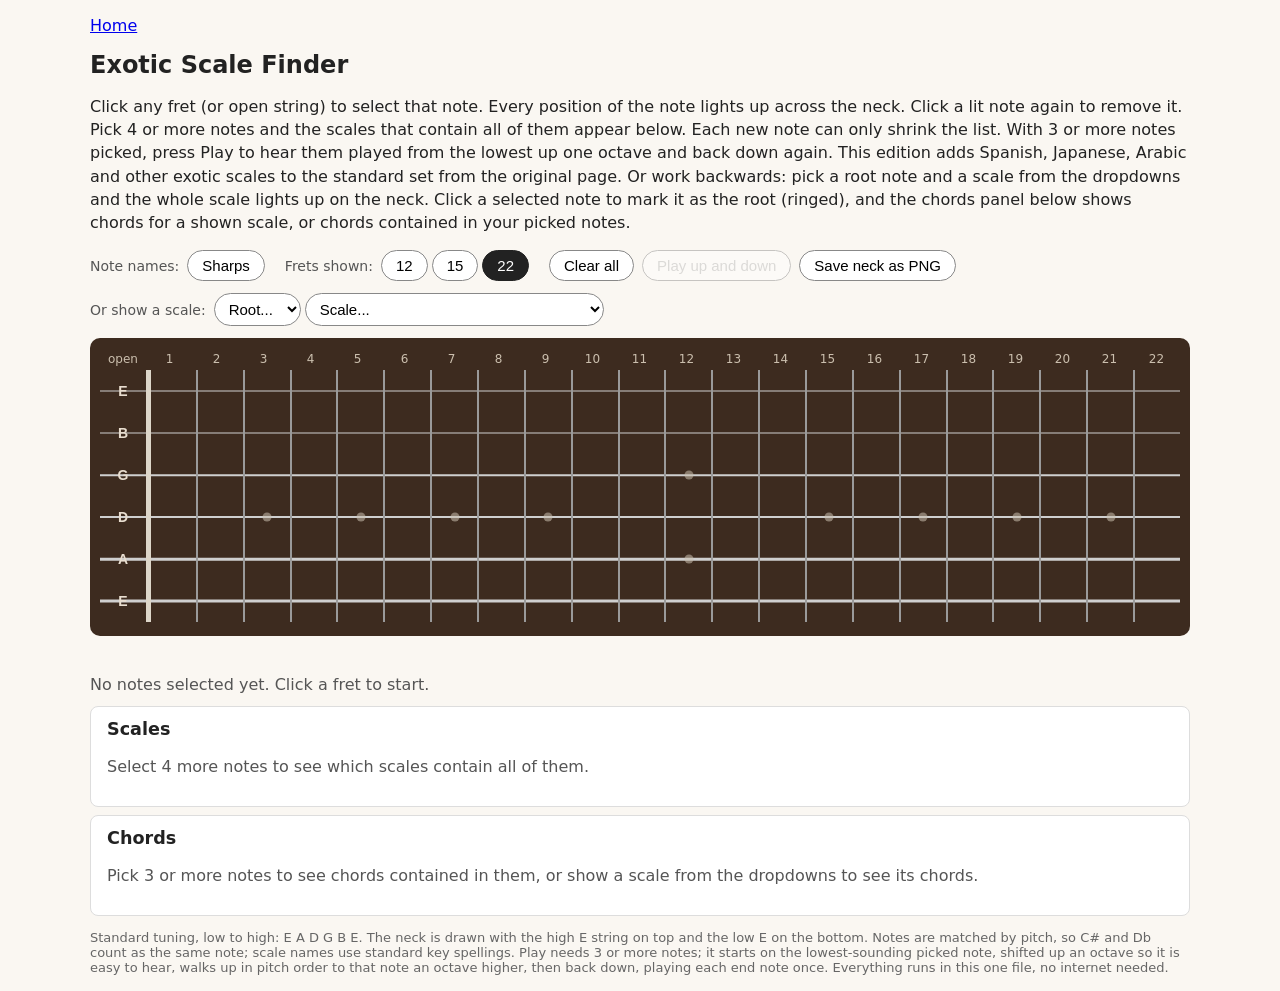
<file: exotic-scale-finder.html>
<!DOCTYPE html>
<html lang="en">
<head>
<meta charset="utf-8">
<meta name="viewport" content="width=device-width, initial-scale=1">
<title>Exotic Scale Finder</title>
<style>
  body { font-family: system-ui, -apple-system, "Segoe UI", Helvetica, Arial, sans-serif;
         max-width: 1100px; margin: 0 auto; padding: 16px; background: #faf7f2; color: #222; }
  h1 { font-size: 1.5em; margin-bottom: 0.2em; }
  p { line-height: 1.45; }
  .controls { display: flex; flex-wrap: wrap; gap: 8px; align-items: center; margin: 12px 0; }
  .controls { position: relative; z-index: 30; }
  .controls button { font-size: 15px; padding: 6px 14px; border-radius: 999px;
                     border: 1px solid #888; background: #fff; cursor: pointer; }
  .controls button.active { background: #222; color: #fff; border-color: #222; }
  .controls .group { display: inline-flex; gap: 4px; align-items: center; margin-right: 12px; }
  .controls .label { font-size: 14px; color: #555; margin-right: 4px; }
  .controls select { font-size: 15px; padding: 6px 10px; border-radius: 999px;
                     border: 1px solid #888; background: #fff; cursor: pointer; }
  .neck-wrap { overflow-x: auto; position: relative; z-index: 1; background: #3d2b1f; border-radius: 10px; padding: 14px 10px; }
  .neck { min-width: 780px; }
  .frow { display: flex; color: #cbbfae; font-size: 12px; }
  .fcell { flex: 1 1 0; text-align: center; padding-bottom: 4px; }
  .fcell.open { flex: 0 0 46px; }
  .row { display: flex; position: relative; }
  .string-line { position: absolute; left: 0; right: 0; top: 50%; background: #cfcfcf;
                 transform: translateY(-50%); pointer-events: none; }
  .cell { flex: 1 1 0; min-width: 0; height: 42px; position: relative; border: none;
          background: transparent; border-left: 2px solid #9a9a9a; cursor: pointer;
          padding: 0; display: flex; align-items: center; justify-content: center; }
  .cell.open { flex: 0 0 46px; border-left: none; color: #e8ddcf; font-size: 14px; font-weight: 600; }
  .cell.nut { border-left: 5px solid #ddd6c9; }
  .cell:focus-visible { outline: 2px solid #fff; outline-offset: -2px; }
  .dot { position: relative; z-index: 2; display: inline-flex; align-items: center; justify-content: center;
         width: 30px; height: 30px; border-radius: 50%; font-size: 13px; font-weight: 700; }
  .marker { position: absolute; left: 50%; top: 50%; width: 9px; height: 9px; border-radius: 50%;
            background: #cbbfae; opacity: 0.55; transform: translate(-50%, -50%); pointer-events: none; }
  .dot.now { outline: 3px solid #fff; outline-offset: 2px; transform: scale(1.18); }
  .dot.root { box-shadow: 0 0 0 2px #3d2b1f, 0 0 0 5px #fff; }
  .dot.dim { opacity: 0.25; }
  .chip .x { margin-left: 6px; font-weight: 700; }
  .chip.root { outline: 3px solid #222; outline-offset: 1px; font-weight: 700; }
  #chords { background: #fff; border: 1px solid #ddd; border-radius: 8px; padding: 12px 16px; margin-top: 8px; }
  #chords h2 { font-size: 1.1em; margin: 0 0 8px; }
  .chord-toggle { font-size: 14px; padding: 4px 12px; border-radius: 999px; border: 1px solid #888; background: #fff; cursor: pointer; margin-bottom: 8px; }
  .chord { display: block; width: 100%; text-align: left; background: none; border: none; border-bottom: 1px solid #eee; padding: 4px 0; font-size: 15px; cursor: pointer; }
  .chord:last-child { border-bottom: none; }
  .chord.active { background: #222; color: #fff; }
  #nowPlaying { min-height: 1.4em; font-size: 16px; font-weight: 600; margin: 10px 0 0; }
  .controls button:disabled { opacity: 0.45; cursor: default; }
  #selected { margin: 6px 0 12px; }
  .chip { display: inline-flex; gap: 7px; align-items: center; border: 1px solid #bbb;
          border-radius: 999px; padding: 3px 11px; margin: 2px; cursor: pointer;
          background: #fff; font-size: 15px; }
  .swatch { width: 13px; height: 13px; border-radius: 50%; }
  #scales { background: #fff; border: 1px solid #ddd; border-radius: 8px; padding: 12px 16px; margin-top: 8px; }
  #scales h2 { font-size: 1.1em; margin: 0 0 8px; }
  .scale { padding: 4px 0; border-bottom: 1px solid #eee; line-height: 1.5; }
  .scale:last-child { border-bottom: none; }
  .hint { color: #555; }
  footer { margin-top: 14px; font-size: 13px; color: #666; }
</style>
</head>
<body>
<nav style="margin-bottom:8px;"><a href="index.html">Home</a></nav>
<h1>Exotic Scale Finder</h1>
<p>Click any fret (or open string) to select that note. Every position of the note lights up
across the neck. Click a lit note again to remove it. Pick 4 or more notes and the scales
that contain all of them appear below. Each new note can only shrink the list. With 3 or
more notes picked, press Play to hear them played from the lowest up one octave and back
down again. This edition adds Spanish, Japanese, Arabic and other exotic scales to the
standard set from the original page. Or work backwards: pick a root note and a scale
from the dropdowns and the whole scale lights up on the neck. Click a selected note to mark it as the root (ringed),
and the chords panel below shows chords for a shown scale, or chords contained in your
picked notes.</p>

<div class="controls">
  <span class="group"><span class="label">Note names:</span>
    <button id="namesBtn" type="button">Sharps</button></span>
  <span class="group"><span class="label">Frets shown:</span>
    <button type="button" data-frets="12">12</button>
    <button type="button" data-frets="15">15</button>
    <button type="button" data-frets="22" class="active">22</button></span>
  <button id="clearBtn" type="button">Clear all</button>
  <button id="playBtn" type="button" disabled>Play up and down</button>
  <button id="saveBtn" type="button">Save neck as PNG</button>
</div>

<div class="controls">
  <span class="group"><span class="label">Or show a scale:</span>
    <select id="rootSelect" aria-label="Root note"></select>
    <select id="scaleSelect" aria-label="Scale"></select></span>
</div>

<div class="neck-wrap"><div class="neck" id="neck"></div></div>

<div id="nowPlaying"></div>
<div id="lastClicked"></div>
<div id="selected"></div>
<div id="scales"></div>
<div id="chords"></div>

<footer>Standard tuning, low to high: E A D G B E. The neck is drawn with the high E string
on top and the low E on the bottom. Notes are matched by pitch, so C# and Db
count as the same note; scale names use standard key spellings. Play needs 3 or more
notes; it starts on the lowest-sounding picked note, shifted up an octave so it is
easy to hear, walks up in pitch order to that note an octave higher, then back down, playing each end note once. Everything runs in this
one file, no internet needed.</footer>

<script>
"use strict";
var SHARP = ["C","C#","D","D#","E","F","F#","G","G#","A","A#","B"];
var FLAT  = ["C","Db","D","Eb","E","F","Gb","G","Ab","A","Bb","B"];
var LETTERS = ["C","D","E","F","G","A","B"];
var NATURAL = [0,2,4,5,7,9,11];
var COLOR = ["#d62728","#ff7f0e","#e6b800","#2ca02c","#1f77b4","#9467bd",
             "#e377c2","#8c564b","#7f7f7f","#17becf","#808000","#393b79"];
var STRINGS = [ // top row first (high E at the top, low E at the bottom)
  { name: "High E", pc: 4,  thick: 1   },
  { name: "B",      pc: 11, thick: 1   },
  { name: "G",      pc: 7,  thick: 1.5 },
  { name: "D",      pc: 2,  thick: 2   },
  { name: "A",      pc: 9,  thick: 2.5 },
  { name: "Low E",  pc: 4,  thick: 3   }
];
var MARKERS = [3,5,7,9,12,15,17,19,21];
var PREFERRED_ROOTS = { "C":1,"G":1,"D":1,"A":1,"E":1,"B":1,"F#":1,"Db":1,"Ab":1,
                        "Eb":1,"Bb":1,"F":1,"C#":1,"G#":1,"D#":1 };
var SCALES = [
  { label: "major",            intervals: [0,2,4,5,7,9,11],  offsets: [0,1,2,3,4,5,6] },
  { label: "Dorian",           intervals: [0,2,3,5,7,9,10],  offsets: [0,1,2,3,4,5,6] },
  { label: "Phrygian",         intervals: [0,1,3,5,7,8,10],  offsets: [0,1,2,3,4,5,6] },
  { label: "Lydian",           intervals: [0,2,4,6,7,9,11],  offsets: [0,1,2,3,4,5,6] },
  { label: "Mixolydian",       intervals: [0,2,4,5,7,9,10],  offsets: [0,1,2,3,4,5,6] },
  { label: "minor",            intervals: [0,2,3,5,7,8,10],  offsets: [0,1,2,3,4,5,6] },
  { label: "Locrian",          intervals: [0,1,3,5,6,8,10],  offsets: [0,1,2,3,4,5,6] },
  { label: "major pentatonic", intervals: [0,2,4,7,9],       offsets: [0,1,2,4,5] },
  { label: "minor pentatonic", intervals: [0,3,5,7,10],      offsets: [0,2,3,4,6] },
  { label: "blues",            intervals: [0,3,5,6,7,10],    offsets: [0,2,3,4,4,6] },
  { label: "harmonic minor",   intervals: [0,2,3,5,7,8,11],  offsets: [0,1,2,3,4,5,6] },
  { label: "melodic minor",    intervals: [0,2,3,5,7,9,11],  offsets: [0,1,2,3,4,5,6] },
  // Spanish
  { label: "Spanish Phrygian (Phrygian dominant)", intervals: [0,1,4,5,7,8,10], offsets: [0,1,2,3,4,5,6] },
  // Japanese pentatonics
  { label: "Insen",        intervals: [0,1,5,7,10], offsets: [0,1,3,4,6] },
  { label: "Yo",           intervals: [0,2,5,7,9],  offsets: [0,1,3,4,5] },
  { label: "Miyako-bushi", intervals: [0,1,5,7,8],  offsets: [0,1,3,4,5] },
  { label: "Hirajoshi",    intervals: [0,2,3,7,8],  offsets: [0,1,2,4,5] },
  { label: "Iwato",        intervals: [0,1,5,6,10], offsets: [0,1,3,4,6] },
  // Arabic
  { label: "double harmonic major", intervals: [0,1,4,5,7,8,11], offsets: [0,1,2,3,4,5,6] },
  { label: "double harmonic minor", intervals: [0,2,3,5,7,8,11], offsets: [0,1,2,3,4,5,6] },
  // Other exotics
  { label: "Hungarian minor",        intervals: [0,2,3,6,7,8,11],  offsets: [0,1,2,3,4,5,6] },
  { label: "Neapolitan major",       intervals: [0,1,3,5,7,9,11],  offsets: [0,1,2,3,4,5,6] },
  { label: "Neapolitan minor",       intervals: [0,1,3,5,7,8,11],  offsets: [0,1,2,3,4,5,6] },
  { label: "Persian",                intervals: [0,1,4,5,6,8,11],  offsets: [0,1,2,3,4,5,6] },
  { label: "whole tone",             intervals: [0,2,4,6,8,10],    offsets: [0,1,2,3,4,5] },
  { label: "diminished half-whole", intervals: [0,1,3,4,6,7,9,10], offsets: [0,1,2,2,3,4,5,6] },
  { label: "diminished whole-half", intervals: [0,2,3,5,6,8,9,11], offsets: [0,1,2,3,4,5,5,6] },
  { label: "enigmatic",              intervals: [0,1,4,6,8,10,11], offsets: [0,1,2,3,4,5,6] }
];

var selected = new Set();   // pitch classes, in selection order
var namesMode = "sharp";
var fretCount = 22;
var playingPc = null;
var rootPc = null;
var shownScale = null;
var chordSevenths = false;
var chordHighlightKey = null;
var chordHighlightSet = null;
var lastChords = [];

function noteName(pc) {
  return namesMode === "sharp" ? SHARP[pc] : FLAT[pc];
}
function textColor(hex) {
  var r = parseInt(hex.slice(1,3), 16), g = parseInt(hex.slice(3,5), 16), b = parseInt(hex.slice(5,7), 16);
  return (0.299*r + 0.587*g + 0.114*b) > 150 ? "#111" : "#fff";
}
function esc(s) {
  return s.replace(/&/g, "&amp;").replace(/</g, "&lt;");
}

// Spell a scale with correct letter names (each degree gets the next letter),
// choosing the root spelling with the fewest accidentals, preferring standard
// key names, then flats, on ties.
function spellScale(rootPc, scale) {
  var best = null;
  for (var li = 0; li < 7; li++) {
    for (var acc = -1; acc <= 1; acc++) {
      if ((NATURAL[li] + acc + 12) % 12 !== rootPc) continue;
      var names = [], score = 0, ok = true;
      for (var i = 0; i < scale.intervals.length; i++) {
        var letterIdx = (li + scale.offsets[i]) % 7;
        var target = (rootPc + scale.intervals[i]) % 12;
        var diff = target - NATURAL[letterIdx];
        diff = (((diff + 6) % 12) + 12) % 12 - 6;
        if (Math.abs(diff) > 2) { ok = false; break; }
        score += Math.abs(diff);
        names.push(LETTERS[letterIdx] +
          (diff === 1 ? "#" : diff === -1 ? "b" : diff === 2 ? "##" : diff === -2 ? "bb" : ""));
      }
      if (!ok) continue;
      var cand = { names: names, score: score, rootAcc: acc };
      if (!best || score < best.score ||
          (score === best.score && !!PREFERRED_ROOTS[names[0]] && !PREFERRED_ROOTS[best.names[0]]) ||
          (score === best.score && !!PREFERRED_ROOTS[names[0]] === !!PREFERRED_ROOTS[best.names[0]] && acc < best.rootAcc)) {
        best = cand;
      }
    }
  }
  return best;
}

function matchingScales() {
  var out = [];
  if (selected.size < 4) return out;
  for (var root = 0; root < 12; root++) {
    for (var s = 0; s < SCALES.length; s++) {
      var sc = SCALES[s];
      var set = {};
      sc.intervals.forEach(function (iv) { set[(root + iv) % 12] = true; });
      var all = true;
      selected.forEach(function (pc) { if (!set[pc]) all = false; });
      if (!all) continue;
      var spelling = spellScale(root, sc);
      out.push({ name: spelling.names[0] + " " + sc.label, notes: spelling.names,
                 pcs: sc.intervals.map(function (iv) { return (root + iv) % 12; }),
                 size: sc.intervals.length });
    }
  }
  out.sort(function (a, b) {
    return a.size - b.size || (a.name < b.name ? -1 : a.name > b.name ? 1 : 0);
  });
  return out;
}

function dotSpan(pc) {
  var cls = "dot" + (playingPc === pc ? " now" : "") + (rootPc === pc ? " root" : "") + (chordHighlightSet && !chordHighlightSet.has(pc) ? " dim" : "");
  return '<span class="' + cls + '" style="background:' + COLOR[pc] + ';color:' + textColor(COLOR[pc]) + '">' + noteName(pc) + '</span>';
}

function renderBoard() {
  var neck = document.getElementById("neck");
  var html = '<div class="frow"><div class="fcell open">open</div>';
  for (var f = 1; f <= fretCount; f++) html += '<div class="fcell">' + f + '</div>';
  html += '</div>';
  STRINGS.forEach(function (st, si) {
    html += '<div class="row"><div class="string-line" style="height:' + st.thick + 'px"></div>';
    var openPc = st.pc;
    html += '<button type="button" class="cell open" data-pc="' + openPc +
      '" data-string="' + st.name + '" data-fret="0"' +
      '" aria-label="' + st.name + ' string, open, ' + noteName(openPc) + '">' +
      (selected.has(openPc)
        ? dotSpan(openPc)
        : esc(noteName(openPc))) + '</button>';
    for (var fret = 1; fret <= fretCount; fret++) {
      var pc = (st.pc + fret) % 12;
      var isMarker = MARKERS.indexOf(fret) !== -1 &&
        (fret === 12 ? (si === 2 || si === 4) : si === 3);
      html += '<button type="button" class="cell' + (fret === 1 ? ' nut' : '') + '" data-pc="' + pc +
        '" data-string="' + st.name + '" data-fret="' + fret + '"' +
        '" aria-label="' + st.name + ' string, fret ' + fret + ', ' + noteName(pc) + '">';
      if (selected.has(pc)) {
        html += dotSpan(pc);
      } else if (isMarker) {
        html += '<span class="marker"></span>';
      }
      html += '</button>';
    }
    html += '</div>';
  });
  neck.innerHTML = html;
}

function renderSelected() {
  var box = document.getElementById("selected");
  if (selected.size === 0) {
    box.innerHTML = '<span class="hint">No notes selected yet. Click a fret to start.</span>';
    return;
  }
  var html = '<span>Selected notes (click one to mark it as root, × to remove it): </span>';
  selected.forEach(function (pc) {
    html += '<button type="button" class="chip' + (rootPc === pc ? ' root' : '') + '" data-root="' + pc + '"><span class="swatch" style="background:' +
      COLOR[pc] + '"></span>' + noteName(pc) + '<span class="x" data-remove="' + pc + '">×</span></button>';
  });
  if (rootPc !== null) html += '<span> Root: ' + noteName(rootPc) + ' (ringed).</span>';
  box.innerHTML = html;
}

function renderScales() {
  var box = document.getElementById("scales");
  if (selected.size < 4) {
    box.innerHTML = '<h2>Scales</h2><p class="hint">Select ' + (4 - selected.size) +
      ' more note' + (selected.size === 3 ? '' : 's') +
      ' to see which scales contain all of them.</p>';
    return;
  }
  var matches = matchingScales();
  var html = '<h2>Scales containing all selected notes (' + matches.length + ')</h2>';
  if (matches.length === 0) {
    html += '<p class="hint">No scale in the list contains all of these notes. Remove a note to widen the list again.</p>';
  } else {
    matches.forEach(function (m) {
      var notes = m.notes.map(function (n, i) {
        return selected.has(m.pcs[i]) ? '<strong>' + esc(n) + '</strong>' : esc(n);
      }).join(' ');
      html += '<div class="scale"><strong>' + esc(m.name) + ':</strong> ' + notes + '</div>';
    });
  }
  box.innerHTML = html;
}

var audioCtx = null, playTimers = [], playing = false, currentOsc = null;

// Open-string MIDI numbers, in STRINGS order (High E, B, G, D, A, Low E).
var STRING_BASE = [64, 59, 55, 50, 45, 40];

function midiToFreq(m) { return 440 * Math.pow(2, (m - 69) / 12); }

// Lowest-sounding pitch of a pitch class anywhere on the neck.
function lowestPitch(pc) {
  var best = 999;
  for (var si = 0; si < STRINGS.length; si++) {
    var fret = (pc - STRINGS[si].pc + 12) % 12;
    var midi = STRING_BASE[si] + fret;
    if (midi < best) best = midi;
  }
  return best;
}

// Up from the lowest-sounding picked note (raised one octave so playback
// carries on small speakers), in pitch order, to that note an octave higher,
// then back down. End notes are played once each.
function buildSequence() {
  var pcs = Array.from(selected);
  var anchor = null;
  if (rootPc !== null && selected.has(rootPc)) anchor = rootPc;
  else {
    anchor = pcs[0];
    pcs.forEach(function (pc) { if (lowestPitch(pc) < lowestPitch(anchor)) anchor = pc; });
  }
  var ordered = pcs.slice().sort(function (a, b) {
    return ((a - anchor + 12) % 12) - ((b - anchor + 12) % 12);
  });
  var base = lowestPitch(anchor) + 12;
  var up = ordered.map(function (pc) {
    return { pc: pc, midi: base + ((pc - anchor + 12) % 12) };
  });
  up.push({ pc: anchor, midi: base + 12 });
  var down = [];
  for (var i = ordered.length - 1; i >= 0; i--) {
    down.push({ pc: ordered[i], midi: base + ((ordered[i] - anchor + 12) % 12) });
  }
  return up.concat(down);
}

function updatePlayButton() {
  var btn = document.getElementById("playBtn");
  if (playing) {
    btn.textContent = "Stop";
    btn.disabled = false;
  } else {
    btn.textContent = "Play up and down";
    btn.disabled = selected.size < 3;
  }
}

function stopPlayback(msg) {
  playing = false;
  playingPc = null;
  playTimers.forEach(function (t) { clearTimeout(t); });
  playTimers = [];
  if (currentOsc) { try { currentOsc.stop(); } catch (e) {} currentOsc = null; }
  document.getElementById("nowPlaying").textContent = "";
  if (msg) document.getElementById("lastClicked").textContent = msg;
  updatePlayButton();
  renderBoard();
}

function playSequence() {
  var seq = buildSequence();
  stopPlayback(null);
  audioCtx = audioCtx || new (window.AudioContext || window.webkitAudioContext)();
  if (audioCtx.state === "suspended") audioCtx.resume();
  playing = true;
  updatePlayButton();
  var seqText = seq.map(function (n) { return noteName(n.pc); }).join(" ");
  document.getElementById("lastClicked").textContent = "Playing up and down: " + seqText;
  var step = 450, dur = 0.4;
  seq.forEach(function (n, i) {
    playTimers.push(setTimeout(function () {
      if (!playing) return;
      playingPc = n.pc;
      document.getElementById("nowPlaying").textContent = "Now playing: " + noteName(n.pc);
      renderBoard();
      var osc = audioCtx.createOscillator();
      var gain = audioCtx.createGain();
      var t0 = audioCtx.currentTime;
      osc.type = "triangle";
      osc.frequency.value = midiToFreq(n.midi);
      gain.gain.setValueAtTime(0, t0);
      gain.gain.linearRampToValueAtTime(0.22, t0 + 0.02);
      gain.gain.exponentialRampToValueAtTime(0.001, t0 + dur);
      osc.connect(gain);
      gain.connect(audioCtx.destination);
      osc.start(t0);
      osc.stop(t0 + dur + 0.05);
      currentOsc = osc;
    }, i * step));
  });
  playTimers.push(setTimeout(function () {
    stopPlayback("Played: " + seqText);
  }, seq.length * step + 300));
}

document.getElementById("playBtn").addEventListener("click", function () {
  if (playing) { stopPlayback("Stopped."); return; }
  if (selected.size < 3) return;
  playSequence();
});

// One neck dot for the PNG export: colored circle, white ring when it is
// the root, faded when a chord is highlighted and this note is not in it.
function dotSvg(cx, cy, pc) {
  var dim = (chordHighlightSet && !chordHighlightSet.has(pc)) ? ' opacity="0.3"' : '';
  var out = '<circle cx="' + cx + '" cy="' + cy + '" r="16" fill="' + COLOR[pc] + '"' + dim + '/>';
  if (rootPc === pc) out += '<circle cx="' + cx + '" cy="' + cy + '" r="19" fill="none" stroke="#fff" stroke-width="3"' + dim + '/>';
  out += '<text x="' + cx + '" y="' + cy + '" text-anchor="middle" dominant-baseline="central" font-family="system-ui, sans-serif" font-size="13" font-weight="700" fill="' + textColor(COLOR[pc]) + '"' + dim + '>' + noteName(pc) + '</text>';
  return out;
}

// Build an SVG picture of the neck exactly as it currently looks, then
// rasterize it to a PNG download. Pure client-side, no libraries, so the
// page stays one standalone file.
function buildSvg(scale) {
  var pad = 20, openW = 60, fretW = 56, rowH = 46;
  var W = pad * 2 + openW + fretW * fretCount;
  var titleH = 34 + (selected.size ? 26 : 0);
  var H = pad * 2 + titleH + 24 + rowH * 6;
  var headerBase = pad + titleH + 18;
  var rowsTop = pad + titleH + 24;
  var s = [];
  s.push('<svg xmlns="http://www.w3.org/2000/svg" width="' + (W * scale) + '" height="' + (H * scale) + '" viewBox="0 0 ' + W + ' ' + H + '">');
  s.push('<rect width="100%" height="100%" fill="#3d2b1f"/>');
  s.push('<text x="' + pad + '" y="' + (pad + 24) + '" font-family="system-ui, sans-serif" font-size="22" font-weight="700" fill="#f5efe6">Exotic Scale Finder</text>');
  if (selected.size) {
    var names = [];
    selected.forEach(function (pc) { names.push(noteName(pc)); });
    s.push('<text x="' + pad + '" y="' + (pad + 50) + '" font-family="system-ui, sans-serif" font-size="16" fill="#e8ddcf">Selected notes: ' + esc(names.join(" ")) + '</text>');
  }
  s.push('<text x="' + (pad + openW / 2) + '" y="' + headerBase + '" text-anchor="middle" font-family="system-ui, sans-serif" font-size="13" fill="#cbbfae">open</text>');
  for (var f = 1; f <= fretCount; f++) {
    var cx = pad + openW + (f - 0.5) * fretW;
    s.push('<text x="' + cx + '" y="' + headerBase + '" text-anchor="middle" font-family="system-ui, sans-serif" font-size="13" fill="#cbbfae">' + f + '</text>');
  }
  STRINGS.forEach(function (st, si) {
    var cy = rowsTop + si * rowH + rowH / 2;
    s.push('<line x1="' + pad + '" y1="' + cy + '" x2="' + (W - pad) + '" y2="' + cy + '" stroke="#cfcfcf" stroke-width="' + st.thick + '"/>');
  });
  for (var k = 0; k < fretCount; k++) {
    var wx = pad + openW + k * fretW;
    if (k === 0) s.push('<line x1="' + wx + '" y1="' + rowsTop + '" x2="' + wx + '" y2="' + (rowsTop + rowH * 6) + '" stroke="#ddd6c9" stroke-width="5"/>');
    else s.push('<line x1="' + wx + '" y1="' + rowsTop + '" x2="' + wx + '" y2="' + (rowsTop + rowH * 6) + '" stroke="#9a9a9a" stroke-width="2"/>');
  }
  STRINGS.forEach(function (st, si) {
    var cy = rowsTop + si * rowH + rowH / 2;
    var openPc = st.pc;
    var openX = pad + openW / 2;
    if (selected.has(openPc)) {
      s.push(dotSvg(openX, cy, openPc));
    } else {
      s.push('<text x="' + openX + '" y="' + cy + '" text-anchor="middle" dominant-baseline="central" font-family="system-ui, sans-serif" font-size="14" font-weight="600" fill="#e8ddcf">' + noteName(openPc) + '</text>');
    }
    for (var fret = 1; fret <= fretCount; fret++) {
      var pc = (st.pc + fret) % 12;
      var cx2 = pad + openW + (fret - 0.5) * fretW;
      if (selected.has(pc)) {
        s.push(dotSvg(cx2, cy, pc));
      } else if (MARKERS.indexOf(fret) !== -1 && (fret === 12 ? (si === 2 || si === 4) : si === 3)) {
        s.push('<circle cx="' + cx2 + '" cy="' + cy + '" r="5" fill="#cbbfae" opacity="0.55"/>');
      }
    }
  });
  s.push('</svg>');
  return { svg: s.join(""), W: W, H: H };
}

function savePng() {
  var scale = 2;
  var out = buildSvg(scale);
  var blob = new Blob([out.svg], { type: "image/svg+xml;charset=utf-8" });
  var url = URL.createObjectURL(blob);
  var img = new Image();
  img.onload = function () {
    var canvas = document.createElement("canvas");
    canvas.width = out.W * scale;
    canvas.height = out.H * scale;
    var ctx = canvas.getContext("2d");
    ctx.drawImage(img, 0, 0, canvas.width, canvas.height);
    URL.revokeObjectURL(url);
    var names = [];
    selected.forEach(function (pc) { names.push(noteName(pc)); });
    var filename = names.length ? "exotic-fretboard-" + names.join("-") + ".png" : "exotic-fretboard.png";
    canvas.toBlob(function (b) {
      if (!b) { alert("Could not create the image."); return; }
      var a = document.createElement("a");
      a.href = URL.createObjectURL(b);
      a.download = filename;
      document.body.appendChild(a);
      a.click();
      a.remove();
      setTimeout(function () { URL.revokeObjectURL(a.href); }, 1000);
    }, "image/png");
  };
  img.onerror = function () {
    URL.revokeObjectURL(url);
    alert("Could not create the image in this browser.");
  };
  img.src = url;
}

document.getElementById("saveBtn").addEventListener("click", savePng);

function renderReverse() {
  var rootSel = document.getElementById("rootSelect");
  var scaleSel = document.getElementById("scaleSelect");
  var prevRoot = rootSel.value, prevScale = scaleSel.value;
  var rh = '<option value="">Root...</option>';
  for (var pc = 0; pc < 12; pc++) rh += '<option value="' + pc + '">' + noteName(pc) + '</option>';
  rootSel.innerHTML = rh;
  var sh = '<option value="">Scale...</option>';
  SCALES.forEach(function (sc, idx) { sh += '<option value="' + idx + '">' + sc.label + '</option>'; });
  scaleSel.innerHTML = sh;
  if (prevRoot !== "") rootSel.value = prevRoot;
  if (prevScale !== "") scaleSel.value = prevScale;
}

function applyReverse() {
  var rootSel = document.getElementById("rootSelect");
  var scaleSel = document.getElementById("scaleSelect");
  if (rootSel.value === "" || scaleSel.value === "") return;
  var root = parseInt(rootSel.value, 10);
  var sc = SCALES[parseInt(scaleSel.value, 10)];
  selected.clear();
  sc.intervals.forEach(function (iv) { selected.add((root + iv) % 12); });
  var spelling = spellScale(root, sc);
  rootPc = root;
  shownScale = { sc: sc, pcs: sc.intervals.map(function (iv) { return (root + iv) % 12; }), names: spelling.names };
  chordHighlightKey = null; chordHighlightSet = null;
  document.getElementById("lastClicked").textContent = "Showing " + spelling.names[0] + " " + sc.label + ": " + spelling.names.join(" ");
  renderAll();
}

document.getElementById("rootSelect").addEventListener("change", applyReverse);
document.getElementById("scaleSelect").addEventListener("change", applyReverse);

var CHORD_TRIADS = [
  { suffix: "", intervals: [0,4,7] },
  { suffix: "m", intervals: [0,3,7] },
  { suffix: "dim", intervals: [0,3,6] },
  { suffix: "aug", intervals: [0,4,8] },
  { suffix: "sus4", intervals: [0,5,7] },
  { suffix: "sus2", intervals: [0,2,7] }
];
var CHORD_SEVENTHS = [
  { suffix: "maj7", intervals: [0,4,7,11] },
  { suffix: "m7", intervals: [0,3,7,10] },
  { suffix: "7", intervals: [0,4,7,10] },
  { suffix: "m7b5", intervals: [0,3,6,10] },
  { suffix: "dim7", intervals: [0,3,6,9] }
];

function chordQualityMatch(rel) {
  var dict = chordSevenths ? CHORD_SEVENTHS : CHORD_TRIADS;
  for (var i = 0; i < dict.length; i++) {
    if (dict[i].intervals.length === rel.length && dict[i].intervals.every(function (v, j) { return v === rel[j]; })) return dict[i].suffix;
  }
  return null;
}

function renderChords() {
  var box = document.getElementById("chords");
  var toggle = '<button type="button" class="chord-toggle" id="chordToggle">' + (chordSevenths ? "Show triads" : "Show 7ths") + '</button>';
  lastChords = [];
  if (shownScale) {
    var sc = shownScale.sc;
    var len = sc.intervals.length;
    var items = [];
    var seenKeys = {};
    for (var d = 0; d < len; d++) {
      var steps = chordSevenths ? [0,2,4,6] : [0,2,4];
      var idxs = steps.map(function (s) { return (d + s) % len; });
      var pcs = idxs.map(function (j) { return shownScale.pcs[j]; });
      var chordRoot = shownScale.pcs[d];
      var rel = pcs.map(function (pc) { return (pc - chordRoot + 12) % 12; }).sort(function (a, b) { return a - b; });
      var suffix = chordQualityMatch(rel);
      if (suffix === null) continue;
      var key = pcs.slice().sort(function (a, b) { return a - b; }).join(",");
      if (seenKeys[key]) continue;
      seenKeys[key] = true;
      items.push({ key: key, name: shownScale.names[d] + suffix, pcs: pcs, notes: idxs.map(function (j) { return shownScale.names[j]; }), degree: d + 1 });
    }
    var html = '<h2>Chords in ' + esc(shownScale.names[0]) + ' ' + esc(sc.label) + '</h2>' + toggle;
    if (items.length === 0) html += '<p class="hint">No standard ' + (chordSevenths ? '7th chords' : 'triads') + ' stack up in this scale.</p>';
    items.forEach(function (ch) {
      lastChords.push({ key: ch.key, pcs: ch.pcs });
      html += '<button type="button" class="chord' + (chordHighlightKey === ch.key ? ' active' : '') + '" data-chord="' + ch.key + '">' + ch.degree + '. <strong>' + esc(ch.name) + ':</strong> ' + ch.notes.map(esc).join(' ') + '</button>';
    });
    box.innerHTML = html;
    return;
  }
  if (selected.size >= 3) {
    var dict = chordSevenths ? CHORD_SEVENTHS : CHORD_TRIADS;
    var found = [];
    for (var root = 0; root < 12; root++) {
      for (var q = 0; q < dict.length; q++) {
        var cpcs = dict[q].intervals.map(function (iv) { return (root + iv) % 12; });
        var ok = true;
        cpcs.forEach(function (pc) { if (!selected.has(pc)) ok = false; });
        if (!ok) continue;
        var spelling = spellScale(root, { intervals: dict[q].intervals, offsets: chordSevenths ? [0,2,4,6] : [0,2,4] });
        if (!spelling) continue;
        found.push({ name: spelling.names[0] + dict[q].suffix, pcs: cpcs, notes: spelling.names });
      }
    }
    var html2 = '<h2>Chords in these notes</h2>' + toggle;
    if (found.length === 0) html2 += '<p class="hint">No standard ' + (chordSevenths ? '7th chords' : 'triads') + ' are fully contained in these notes.</p>';
    found.forEach(function (ch) {
      var key2 = ch.pcs.slice().sort(function (a, b) { return a - b; }).join(",");
      lastChords.push({ key: key2, pcs: ch.pcs });
      html2 += '<button type="button" class="chord' + (chordHighlightKey === key2 ? ' active' : '') + '" data-chord="' + key2 + '"><strong>' + esc(ch.name) + ':</strong> ' + ch.notes.map(esc).join(' ') + '</button>';
    });
    box.innerHTML = html2;
    return;
  }
  box.innerHTML = '<h2>Chords</h2><p class="hint">Pick 3 or more notes to see chords contained in them, or show a scale from the dropdowns to see its chords.</p>';
}

document.getElementById("chords").addEventListener("click", function (e) {
  var tog = e.target.closest("#chordToggle");
  if (tog) {
    chordSevenths = !chordSevenths;
    chordHighlightKey = null; chordHighlightSet = null;
    renderAll();
    return;
  }
  var btn = e.target.closest("[data-chord]");
  if (!btn) return;
  var key = btn.getAttribute("data-chord");
  if (chordHighlightKey === key) {
    chordHighlightKey = null; chordHighlightSet = null;
  } else {
    chordHighlightKey = key;
    chordHighlightSet = null;
    lastChords.forEach(function (ch) { if (ch.key === key) chordHighlightSet = new Set(ch.pcs); });
  }
  renderAll();
});

function renderAll() { renderBoard(); renderSelected(); renderScales(); renderChords(); updatePlayButton(); renderReverse(); }

document.getElementById("neck").addEventListener("click", function (e) {
  var btn = e.target.closest("[data-pc]");
  if (!btn) return;
  var pc = parseInt(btn.getAttribute("data-pc"), 10);
  var stringName = btn.getAttribute("data-string");
  var fret = parseInt(btn.getAttribute("data-fret"), 10);
  if (selected.has(pc)) {
    selected.delete(pc);
    if (rootPc === pc) rootPc = null;
    document.getElementById("lastClicked").textContent = noteName(pc) + " removed.";
  } else {
    selected.add(pc);
    document.getElementById("lastClicked").textContent = "Note: " + noteName(pc) +
      (fret === 0 ? " (open " + stringName + " string)" : " (" + stringName + " string, fret " + fret + ")") +
      ". Lit up everywhere on the neck.";
  }
  shownScale = null;
  chordHighlightKey = null; chordHighlightSet = null;
  document.getElementById("rootSelect").value = "";
  document.getElementById("scaleSelect").value = "";
  renderAll();
});

document.getElementById("selected").addEventListener("click", function (e) {
  var rm = e.target.closest("[data-remove]");
  if (rm) {
    var rpc = parseInt(rm.getAttribute("data-remove"), 10);
    selected.delete(rpc);
    if (rootPc === rpc) rootPc = null;
    shownScale = null;
    chordHighlightKey = null; chordHighlightSet = null;
    document.getElementById("rootSelect").value = "";
    document.getElementById("scaleSelect").value = "";
    renderAll();
    return;
  }
  var rt = e.target.closest("[data-root]");
  if (!rt) return;
  rootPc = parseInt(rt.getAttribute("data-root"), 10);
  renderAll();
});

document.getElementById("namesBtn").addEventListener("click", function (e) {
  namesMode = namesMode === "sharp" ? "flat" : "sharp";
  e.target.textContent = namesMode === "sharp" ? "Sharps" : "Flats";
  renderAll();
});

document.querySelectorAll("[data-frets]").forEach(function (btn) {
  btn.addEventListener("click", function () {
    document.querySelectorAll("[data-frets]").forEach(function (b) { b.classList.remove("active"); });
    btn.classList.add("active");
    fretCount = parseInt(btn.getAttribute("data-frets"), 10);
    renderAll();
  });
});

document.getElementById("clearBtn").addEventListener("click", function () {
  selected.clear();
  document.getElementById("lastClicked").textContent = "";
  rootPc = null;
  shownScale = null;
  chordHighlightKey = null; chordHighlightSet = null;
  document.getElementById("rootSelect").value = "";
  document.getElementById("scaleSelect").value = "";
  renderAll();
});

renderAll();
</script>
</body>
</html>
</file>
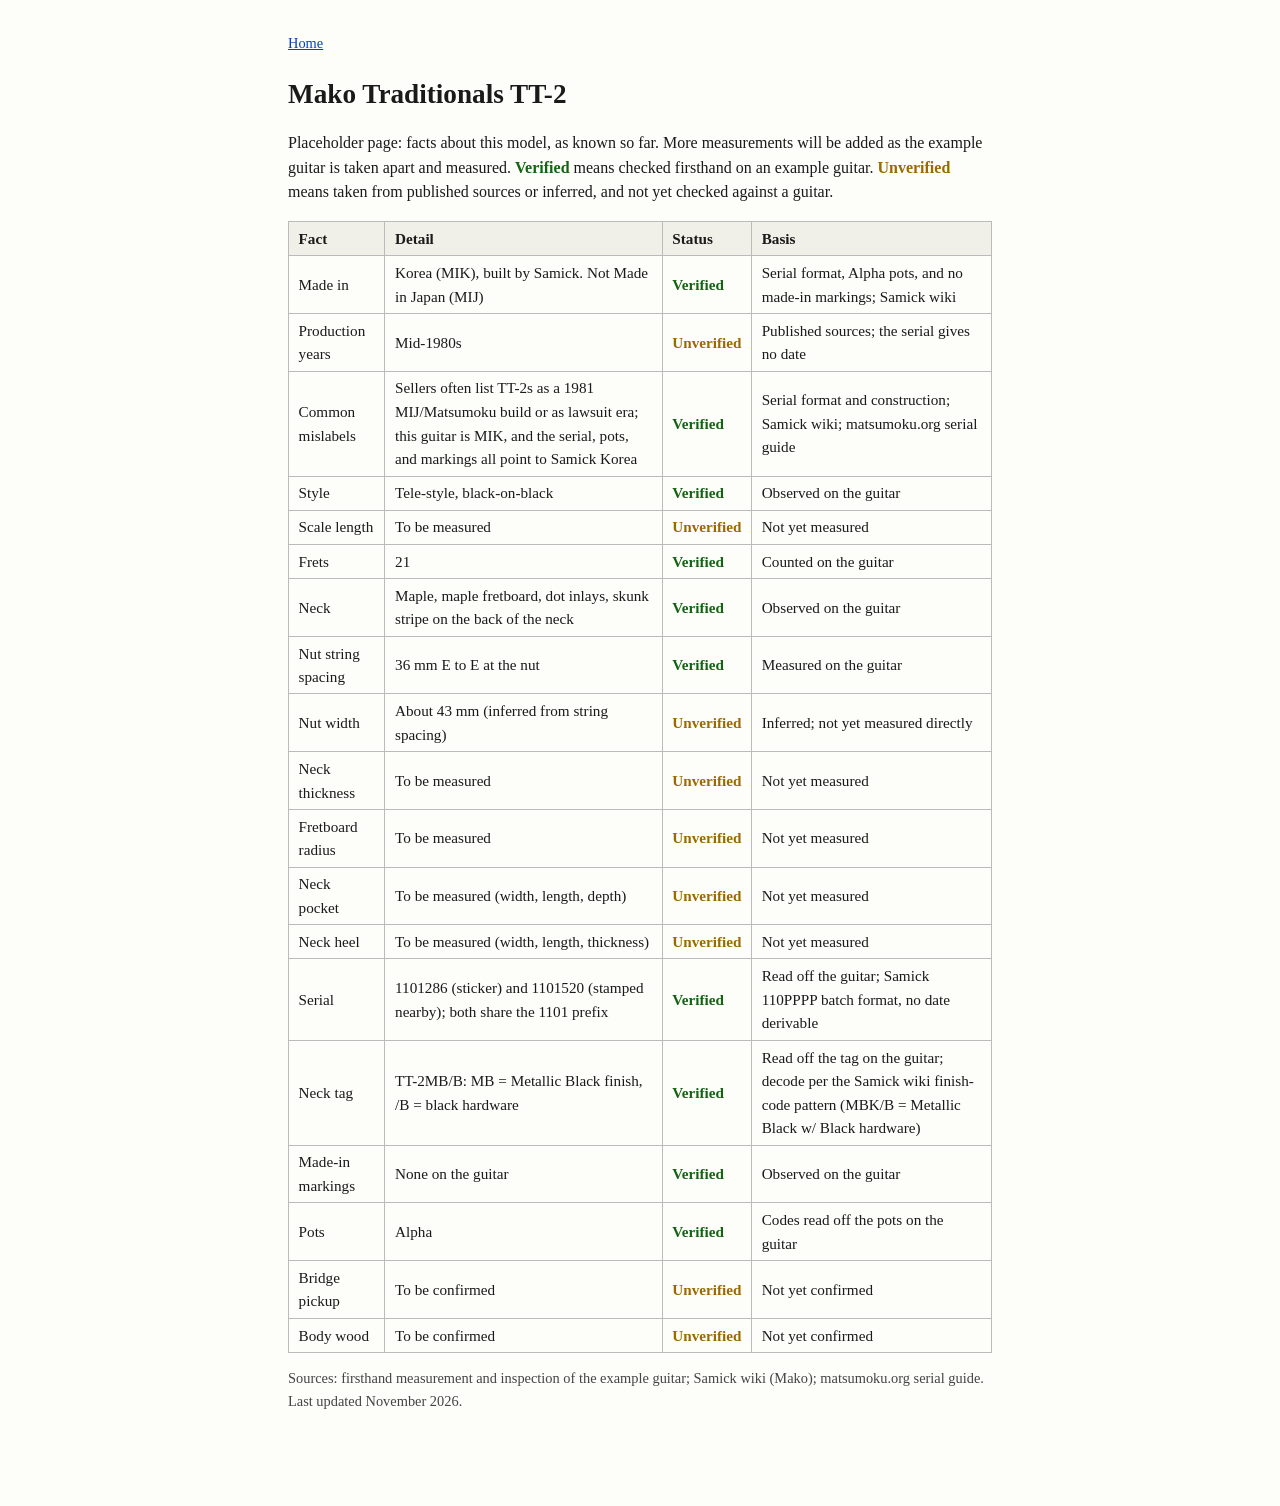
<file: mako-tt2.html>
<!DOCTYPE html>
<html lang="en">
<head>
<meta charset="utf-8">
<meta name="viewport" content="width=device-width, initial-scale=1">
<title>Mako Traditionals TT-2 Facts - 80s Guitar Episodes</title>
<link rel="stylesheet" href="style.css">
</head>
<body>
<p class="small"><a href="index.html">Home</a></p>
<h1>Mako Traditionals TT-2</h1>
<p>Placeholder page: facts about this model, as known so far. More measurements
will be added as the example guitar is taken apart and measured.
<span class="v">Verified</span> means checked firsthand on an example guitar.
<span class="u">Unverified</span> means taken from published sources or inferred,
and not yet checked against a guitar.</p>

<table>
<tr><th>Fact</th><th>Detail</th><th>Status</th><th>Basis</th></tr>
<tr><td>Made in</td><td>Korea (MIK), built by Samick. Not Made in Japan (MIJ)</td><td class="v">Verified</td><td>Serial format, Alpha pots, and no made-in markings; Samick wiki</td></tr>
<tr><td>Production years</td><td>Mid-1980s</td><td class="u">Unverified</td><td>Published sources; the serial gives no date</td></tr>
<tr><td>Common mislabels</td><td>Sellers often list TT-2s as a 1981 MIJ/Matsumoku build or as lawsuit era; this guitar is MIK, and the serial, pots, and markings all point to Samick Korea</td><td class="v">Verified</td><td>Serial format and construction; Samick wiki; matsumoku.org serial guide</td></tr>
<tr><td>Style</td><td>Tele-style, black-on-black</td><td class="v">Verified</td><td>Observed on the guitar</td></tr>
<tr><td>Scale length</td><td>To be measured</td><td class="u">Unverified</td><td>Not yet measured</td></tr>
<tr><td>Frets</td><td>21</td><td class="v">Verified</td><td>Counted on the guitar</td></tr>
<tr><td>Neck</td><td>Maple, maple fretboard, dot inlays, skunk stripe on the back of the neck</td><td class="v">Verified</td><td>Observed on the guitar</td></tr>
<tr><td>Nut string spacing</td><td>36 mm E to E at the nut</td><td class="v">Verified</td><td>Measured on the guitar</td></tr>
<tr><td>Nut width</td><td>About 43 mm (inferred from string spacing)</td><td class="u">Unverified</td><td>Inferred; not yet measured directly</td></tr>
<tr><td>Neck thickness</td><td>To be measured</td><td class="u">Unverified</td><td>Not yet measured</td></tr>
<tr><td>Fretboard radius</td><td>To be measured</td><td class="u">Unverified</td><td>Not yet measured</td></tr>
<tr><td>Neck pocket</td><td>To be measured (width, length, depth)</td><td class="u">Unverified</td><td>Not yet measured</td></tr>
<tr><td>Neck heel</td><td>To be measured (width, length, thickness)</td><td class="u">Unverified</td><td>Not yet measured</td></tr>
<tr><td>Serial</td><td>1101286 (sticker) and 1101520 (stamped nearby); both share the 1101 prefix</td><td class="v">Verified</td><td>Read off the guitar; Samick 110PPPP batch format, no date derivable</td></tr>
<tr><td>Neck tag</td><td>TT-2MB/B: MB = Metallic Black finish, /B = black hardware</td><td class="v">Verified</td><td>Read off the tag on the guitar; decode per the Samick wiki finish-code pattern (MBK/B = Metallic Black w/ Black hardware)</td></tr>
<tr><td>Made-in markings</td><td>None on the guitar</td><td class="v">Verified</td><td>Observed on the guitar</td></tr>
<tr><td>Pots</td><td>Alpha</td><td class="v">Verified</td><td>Codes read off the pots on the guitar</td></tr>
<tr><td>Bridge pickup</td><td>To be confirmed</td><td class="u">Unverified</td><td>Not yet confirmed</td></tr>
<tr><td>Body wood</td><td>To be confirmed</td><td class="u">Unverified</td><td>Not yet confirmed</td></tr>
</table>

<p class="small">Sources: firsthand measurement and inspection of the example guitar; Samick wiki (Mako); matsumoku.org serial guide. Last updated November 2026.</p>
</body>
</html>
</file>
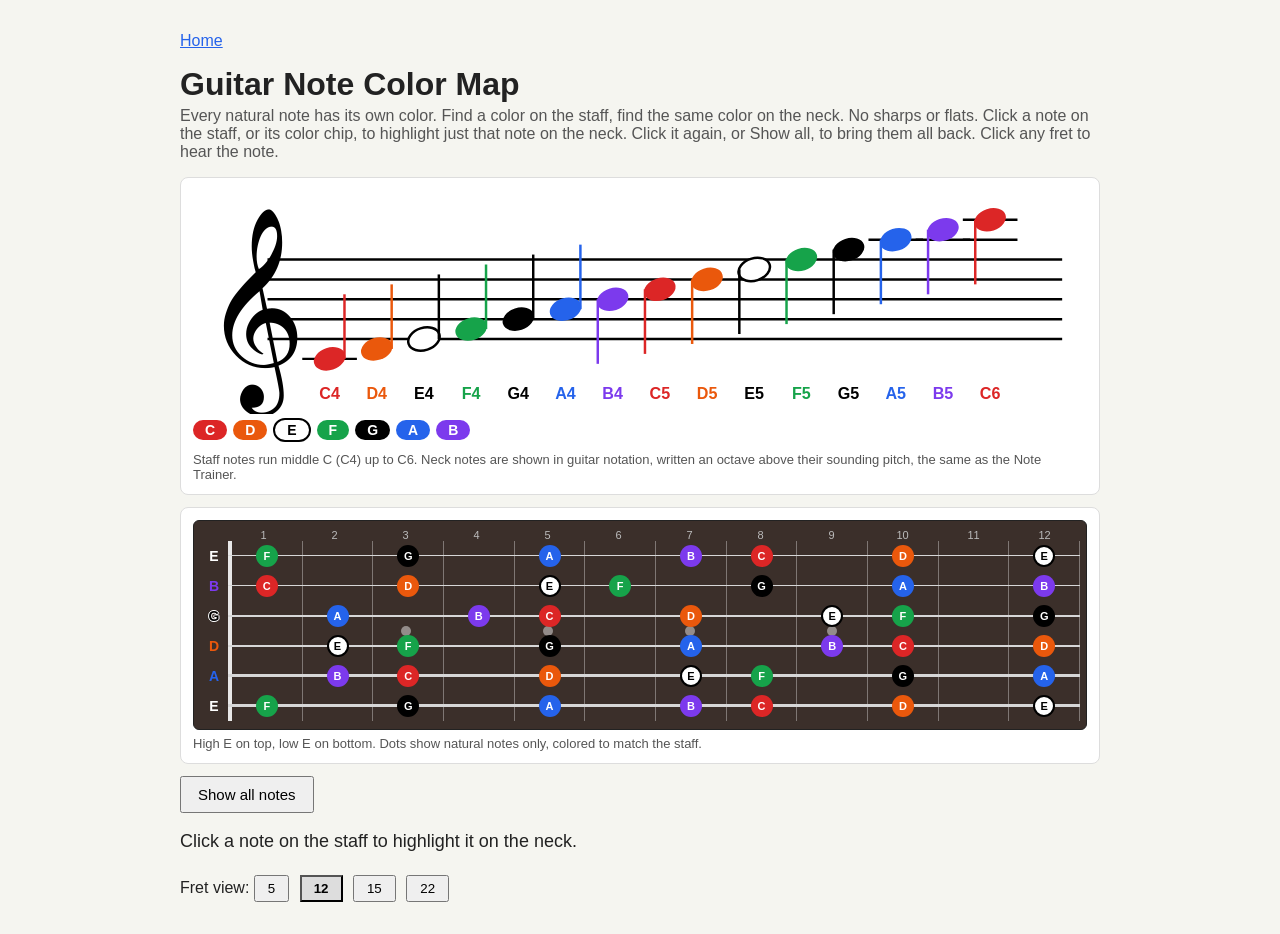
<file: note-color-map.html>
<!DOCTYPE html>
<html lang="en">
<head>
<meta charset="utf-8">
<meta name="viewport" content="width=device-width, initial-scale=1">
<title>Guitar Note Color Map</title>
<style>
  body { font-family: -apple-system, "Segoe UI", Helvetica, Arial, sans-serif; max-width: 920px; margin: 0 auto; padding: 16px; background: #f5f5f0; color: #222; }
  a { color: #2563eb; }
  h1 { margin: 8px 0 4px; }
  .sub { color: #555; margin-top: 0; }
  .card { background: #fff; border: 1px solid #ddd; border-radius: 8px; padding: 12px; margin: 12px 0; }
  #staff { width: 100%; height: auto; display: block; background: #fff; }
  #staff .staffnote { cursor: pointer; }
  #staff .staffnote.dim { opacity: 0.15; }
  .chip { display: inline-block; color: #fff; padding: 2px 12px; border-radius: 12px; margin: 4px 6px 4px 0; font-weight: bold; font-size: 14px; cursor: pointer; }
  .chip.dim { opacity: 0.3; }
  button.action { padding: 8px 16px; font-size: 15px; margin-right: 8px; cursor: pointer; }
  #status { font-size: 18px; min-height: 26px; }
  .fretbtn { padding: 4px 12px; margin-right: 6px; cursor: pointer; }
  .fretbtn.active { font-weight: bold; background: #ddd; }
  .srow { display: flex; align-items: stretch; }
  .gutter { width: 28px; flex: none; display: flex; align-items: center; justify-content: center; font-weight: bold; color: #ddd; }
  .fnum { flex: 1; text-align: center; font-size: 11px; color: #bbb; }
  .cell { flex: 1; height: 30px; border-right: 1px solid rgba(255,255,255,0.35); position: relative; cursor: pointer; box-sizing: border-box; }
  .cell.nut { border-left: 4px solid #e8e8e8; }
  .stringname { width: 28px; flex: none; background: transparent; border: none; color: #ddd; font-weight: bold; font-size: 14px; cursor: pointer; padding: 0; border-radius: 4px; }
  .cell .dot { position: absolute; left: 50%; top: 50%; transform: translate(-50%, -50%); width: 22px; height: 22px; border-radius: 50%; color: #fff; font-size: 11px; display: flex; align-items: center; justify-content: center; z-index: 2; font-weight: bold; box-sizing: border-box; }
  .cell .dot.dim { opacity: 0.15; }
  .srow.stringrow { position: relative; }
  .stringrow::after { content: ''; position: absolute; left: 28px; right: 0; top: 50%; height: var(--sh, 1px); margin-top: calc(var(--sh, 1px) * -0.5); background: #d7d7d7; z-index: 1; pointer-events: none; }
  #neckRows { position: relative; }
  #inlays { position: absolute; inset: 0; pointer-events: none; }
  .inlay-dot { position: absolute; width: 10px; height: 10px; border-radius: 50%; background: rgba(255,255,255,0.45); transform: translate(-50%, -50%); }
  .neckbox { background: #3b2f2a; border: 1px solid #222; border-radius: 6px; padding: 8px 6px; }
  .cap { color: #555; font-size: 13px; margin: 6px 0 0; }
</style>
</head>
<body>
<p><a href="index.html">Home</a></p>
<h1>Guitar Note Color Map</h1>
<p class="sub">Every natural note has its own color. Find a color on the staff, find the same color on the neck. No sharps or flats. Click a note on the staff, or its color chip, to highlight just that note on the neck. Click it again, or Show all, to bring them all back. Click any fret to hear the note.</p>

<div class="card" style="margin-top:0;">
  <svg id="staff" viewBox="0 0 720 180" xmlns="http://www.w3.org/2000/svg" role="img" aria-label="Treble staff">
    <line x1="60" y1="56" x2="700" y2="56" stroke="#000" stroke-width="2"/>
    <line x1="60" y1="72" x2="700" y2="72" stroke="#000" stroke-width="2"/>
    <line x1="60" y1="88" x2="700" y2="88" stroke="#000" stroke-width="2"/>
    <line x1="60" y1="104" x2="700" y2="104" stroke="#000" stroke-width="2"/>
    <line x1="60" y1="120" x2="700" y2="120" stroke="#000" stroke-width="2"/>
    <text x="8" y="142" font-size="140" font-family="Georgia, 'Times New Roman', 'Segoe UI Symbol', 'Noto Sans Symbols 2', serif">&#119070;</text>
    <g id="staffNotes"></g>
  </svg>
  <div id="legend"></div>
  <p class="cap">Staff notes run middle C (C4) up to C6. Neck notes are shown in guitar notation, written an octave above their sounding pitch, the same as the Note Trainer.</p>
</div>

<div class="card">
  <div class="neckbox">
    <div class="srow" id="fretNumbers"></div>
    <div id="neckRows"></div>
  </div>
  <p class="cap">High E on top, low E on bottom. Dots show natural notes only, colored to match the staff.</p>
</div>

<button class="action" id="showAllBtn">Show all notes</button>
<p id="status">Click a note on the staff to highlight it on the neck.</p>
<p>Fret view:
  <button class="fretbtn" data-fretnum="5">5</button>
  <button class="fretbtn active" data-fretnum="12">12</button>
  <button class="fretbtn" data-fretnum="15">15</button>
  <button class="fretbtn" data-fretnum="22">22</button>
</p>

<script>
var SHARP_NAMES = ['C','C#','D','D#','E','F','F#','G','G#','A','A#','B'];
var DIATONIC = ['C','D','E','F','G','A','B'];
var NOTE_COLORS = { C: '#dc2626', D: '#ea580c', E: '#ffffff', F: '#16a34a', G: '#000000', A: '#2563eb', B: '#7c3aed' };
var NOTE_TEXT = { E: '#000000' }; // dark text on the white note
var NOTE_STROKE = { E: '#000000' }; // black border so the white note reads on white
var NOTE_OUTLINE = { G: '#ffffff' }; // white halo so the black letter reads on the dark neck
var OPEN_MIDI = [64, 59, 55, 50, 45, 40]; // high E to low E, sounding pitch
var STRING_NAMES = ['E','B','G','D','A','E'];
var STAFF_TOP = 56, STEP_PX = 8;
var LOW_STEP = 0, HIGH_STEP = 14; // C4 (middle C) to C6

function stepToNote(step) {
  var name = DIATONIC[step % 7];
  var octave = 4 + Math.floor(step / 7);
  var pc = SHARP_NAMES.indexOf(name);
  var midi = 12 * (octave + 1) + pc;
  return { name: name, octave: octave, midi: midi, label: name + octave, step: step };
}
function cellMidi(s, f) { return OPEN_MIDI[s] + f; }
function cellName(s, f) { return SHARP_NAMES[cellMidi(s, f) % 12]; }
function cellOctave(s, f) { return Math.floor(cellMidi(s, f) / 12) - 1; }
function freqForMidi(m) { return 440 * Math.pow(2, (m - 69) / 12); }
function staffY(step) { return STAFF_TOP + (10 - step) * STEP_PX; }
function ledgerSteps(step) {
  var out = [];
  if (step <= 0) { for (var e = 0; e >= step; e -= 2) out.push(e); }
  if (step >= 12) { for (var e = 12; e <= step; e += 2) out.push(e); }
  return out;
}
function stemUp(step) { return step < 6; }

if (typeof document !== 'undefined') {
document.addEventListener('DOMContentLoaded', function () {
  var fretCount = 12;
  var isolated = null; // pitch class name, or null for show-all
  var actx = null;

  var staffNotes = document.getElementById('staffNotes');
  var legendEl = document.getElementById('legend');
  var statusEl = document.getElementById('status');

  function ensureAudio() {
    if (!actx) actx = new (window.AudioContext || window.webkitAudioContext)();
    if (actx.state === 'suspended') actx.resume();
  }
  function playMidi(midi, dur) {
    ensureAudio();
    dur = dur || 0.9;
    var t = actx.currentTime;
    var o = actx.createOscillator();
    var g = actx.createGain();
    o.type = 'triangle';
    o.frequency.value = freqForMidi(midi);
    g.gain.setValueAtTime(0.0001, t);
    g.gain.exponentialRampToValueAtTime(0.25, t + 0.02);
    g.gain.exponentialRampToValueAtTime(0.0001, t + dur);
    o.connect(g); g.connect(actx.destination);
    o.start(t); o.stop(t + dur + 0.05);
  }
  function svgEl(tag, attrs) {
    var el = document.createElementNS('http://www.w3.org/2000/svg', tag);
    for (var k in attrs) el.setAttribute(k, attrs[k]);
    return el;
  }
  function setStatus(text) { statusEl.textContent = text; }

  function renderStaff() {
    staffNotes.innerHTML = '';
    for (var step = LOW_STEP; step <= HIGH_STEP; step++) {
      var note = stepToNote(step);
      var color = NOTE_COLORS[note.name];
      var x = 110 + (step - LOW_STEP) * 38;
      var y = staffY(step);
      var grp = svgEl('g', { 'class': 'staffnote', 'data-pc': note.name });
      ledgerSteps(step).forEach(function (ls) {
        var ly = staffY(ls);
        grp.appendChild(svgEl('line', { x1: x - 22, y1: ly, x2: x + 22, y2: ly, stroke: '#000', 'stroke-width': 2 }));
      });
      var headAttrs = { cx: x, cy: y, rx: 13, ry: 9, fill: color, transform: 'rotate(-18 ' + x + ' ' + y + ')' };
      if (NOTE_STROKE[note.name]) { headAttrs.stroke = NOTE_STROKE[note.name]; headAttrs['stroke-width'] = 2; }
      var head = svgEl('ellipse', headAttrs);
      grp.appendChild(head);
      var stemColor = NOTE_STROKE[note.name] || color;
      if (stemUp(step)) {
        grp.appendChild(svgEl('line', { x1: x + 12, y1: y, x2: x + 12, y2: y - 52, stroke: stemColor, 'stroke-width': 2 }));
      } else {
        grp.appendChild(svgEl('line', { x1: x - 12, y1: y, x2: x - 12, y2: y + 52, stroke: stemColor, 'stroke-width': 2 }));
      }
      var label = svgEl('text', { x: x, y: 168, 'text-anchor': 'middle', 'font-size': 13, fill: NOTE_TEXT[note.name] || color, 'font-weight': 'bold' });
      label.textContent = note.label;
      grp.appendChild(label);
      (function (n) {
        grp.addEventListener('click', function () { toggleIsolate(n.name); playMidi(n.midi); });
      })(note);
      staffNotes.appendChild(grp);
    }
  }
  function renderLegend() {
    legendEl.innerHTML = '';
    DIATONIC.forEach(function (name) {
      var chip = document.createElement('span');
      chip.className = 'chip';
      chip.style.background = NOTE_COLORS[name];
      if (NOTE_TEXT[name]) chip.style.color = NOTE_TEXT[name];
      if (NOTE_STROKE[name]) chip.style.border = '2px solid ' + NOTE_STROKE[name];
      chip.textContent = name;
      chip.dataset.pc = name;
      chip.addEventListener('click', function () { toggleIsolate(name); });
      legendEl.appendChild(chip);
    });
  }
  function applyIsolation() {
    document.querySelectorAll('#staffNotes .staffnote').forEach(function (g) {
      g.classList.toggle('dim', !!isolated && g.dataset.pc !== isolated);
    });
    document.querySelectorAll('#legend .chip').forEach(function (c) {
      c.classList.toggle('dim', !!isolated && c.dataset.pc !== isolated);
    });
    document.querySelectorAll('#neckRows .dot').forEach(function (d) {
      d.classList.toggle('dim', !!isolated && d.dataset.pc !== isolated);
    });
    if (isolated) {
      setStatus('Showing only ' + isolated + ' on the neck. Click the ' + isolated + ' again, or Show all, to bring them all back.');
    } else {
      setStatus('Click a note on the staff to highlight it on the neck.');
    }
  }
  function toggleIsolate(name) {
    isolated = (isolated === name) ? null : name;
    applyIsolation();
  }
  function renderNeckDots() {
    document.querySelectorAll('#neckRows .cell').forEach(function (cell) {
      var s = parseInt(cell.dataset.string, 10);
      var f = parseInt(cell.dataset.fret, 10);
      var name = cellName(s, f);
      if (name.indexOf('#') !== -1) return;
      var dot = document.createElement('div');
      dot.className = 'dot';
      dot.style.background = NOTE_COLORS[name];
      if (NOTE_TEXT[name]) dot.style.color = NOTE_TEXT[name];
      if (NOTE_STROKE[name]) dot.style.border = '2px solid ' + NOTE_STROKE[name];
      dot.textContent = name;
      dot.dataset.pc = name;
      cell.appendChild(dot);
    });
    applyIsolation();
  }
  function buildNeck() {
    var numbers = document.getElementById('fretNumbers');
    numbers.innerHTML = '';
    var gutter = document.createElement('div');
    gutter.className = 'gutter';
    numbers.appendChild(gutter);
    for (var f = 1; f <= fretCount; f++) {
      var fn = document.createElement('div');
      fn.className = 'fnum';
      fn.textContent = f;
      numbers.appendChild(fn);
    }
    var rowsEl = document.getElementById('neckRows');
    rowsEl.innerHTML = '';
    var inlays = document.createElement('div');
    inlays.id = 'inlays';
    rowsEl.appendChild(inlays);
    for (var s = 0; s < 6; s++) {
      var row = document.createElement('div');
      row.className = 'srow stringrow';
      row.style.setProperty('--sh', [1, 1, 2, 2, 3, 3][s] + 'px');
      var g = document.createElement('button');
      g.className = 'stringname';
      g.textContent = STRING_NAMES[s];
      g.style.color = NOTE_COLORS[STRING_NAMES[s]];
      if (NOTE_OUTLINE[STRING_NAMES[s]]) {
        var oc = NOTE_OUTLINE[STRING_NAMES[s]];
        g.style.textShadow = '1px 0 0 ' + oc + ', -1px 0 0 ' + oc + ', 0 1px 0 ' + oc + ', 0 -1px 0 ' + oc;
      }
      g.dataset.string = s;
      (function (ss, gg) {
        gg.addEventListener('click', function () { onNeckClick(ss, 0, gg); });
      })(s, g);
      row.appendChild(g);
      for (var fr = 1; fr <= fretCount; fr++) {
        (function (ss, ff) {
          var cell = document.createElement('div');
          cell.className = 'cell' + (ff === 1 ? ' nut' : '');
          cell.dataset.string = ss;
          cell.dataset.fret = ff;
          cell.addEventListener('click', function () { onNeckClick(ss, ff, cell); });
          row.appendChild(cell);
        })(s, fr);
      }
      rowsEl.appendChild(row);
    }
    placeInlays();
    renderNeckDots();
  }
  function placeInlays() {
    var rowsEl = document.getElementById('neckRows');
    var inlays = document.getElementById('inlays');
    if (!rowsEl || !inlays) return;
    var w = rowsEl.clientWidth;
    var h = rowsEl.clientHeight;
    var cellW = (w - 28) / fretCount;
    var markers = [3, 5, 7, 9, 12, 15, 17, 19, 21];
    inlays.innerHTML = '';
    markers.forEach(function (mf) {
      if (mf > fretCount) return;
      var x = 28 + (mf - 0.5) * cellW;
      var ys = mf === 12 ? [h / 2 - 15, h / 2 + 15] : [h / 2];
      ys.forEach(function (y) {
        var d = document.createElement('div');
        d.className = 'inlay-dot';
        d.style.left = x + 'px';
        d.style.top = y + 'px';
        inlays.appendChild(d);
      });
    });
  }
  window.addEventListener('resize', placeInlays);
  function onNeckClick(s, f, el) {
    var midi = cellMidi(s, f);
    var name = cellName(s, f);
    var octave = cellOctave(s, f);
    setStatus('Note: ' + name + octave + (name.indexOf('#') === -1 ? ' (natural)' : ' (sharp, no dot shown)'));
    playMidi(midi);
  }

  document.getElementById('showAllBtn').addEventListener('click', function () {
    isolated = null;
    applyIsolation();
  });
  document.querySelectorAll('.fretbtn').forEach(function (btn) {
    btn.addEventListener('click', function () {
      document.querySelectorAll('.fretbtn').forEach(function (b) { b.classList.remove('active'); });
      btn.classList.add('active');
      fretCount = parseInt(btn.dataset.fretnum, 10);
      buildNeck();
    });
  });

  renderStaff();
  renderLegend();
  buildNeck();
});
}
</script>
</body>
</html>
</file>
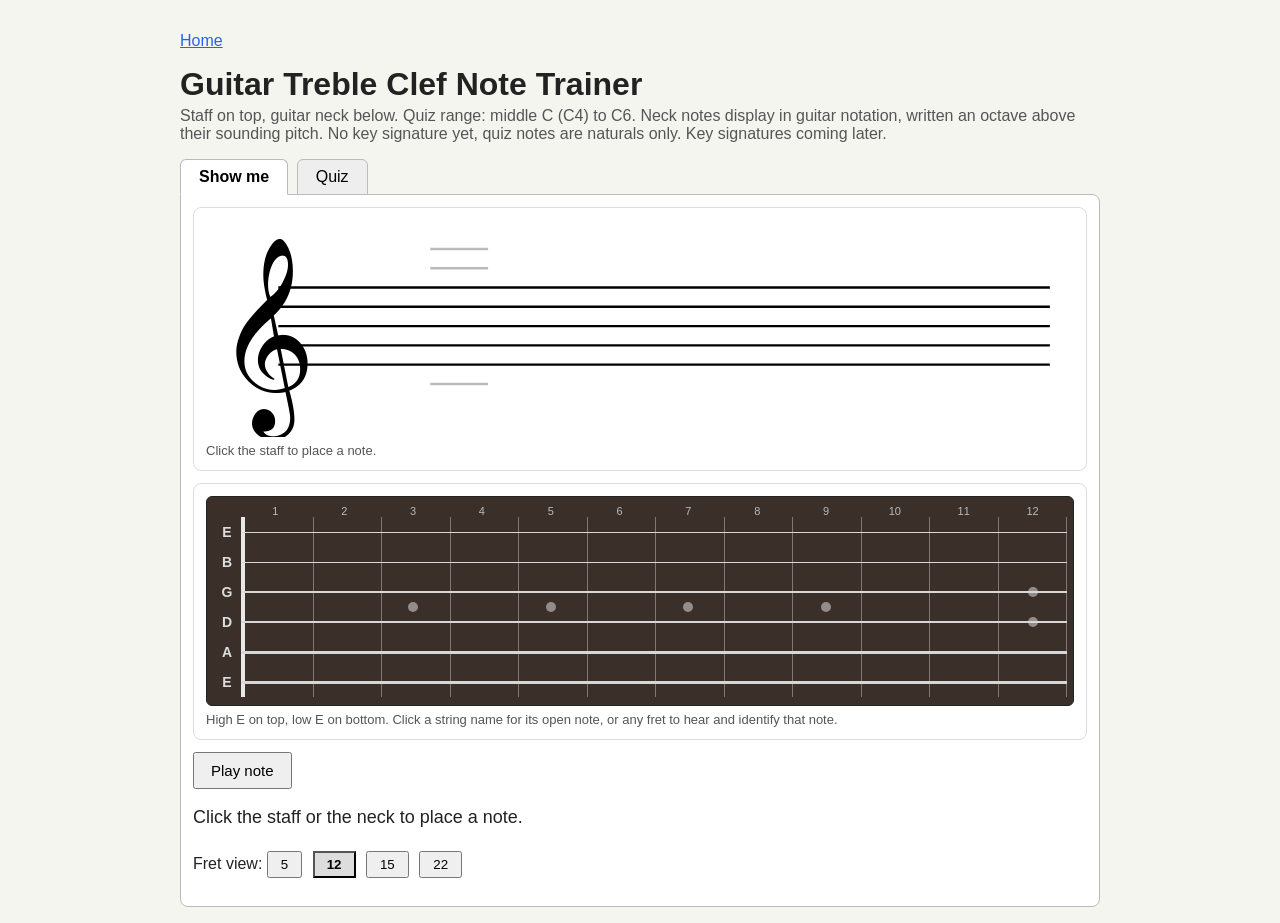
<file: note-trainer.html>
<!DOCTYPE html>
<html lang="en">
<head>
<meta charset="utf-8">
<meta name="viewport" content="width=device-width, initial-scale=1">
<title>Guitar Treble Clef Note Trainer</title>
<style>
  body { font-family: -apple-system, "Segoe UI", Helvetica, Arial, sans-serif; max-width: 920px; margin: 0 auto; padding: 16px; background: #f5f5f0; color: #222; }
  a { color: #2563eb; }
  h1 { margin: 8px 0 4px; }
  .sub { color: #555; margin-top: 0; }
  .card { background: #fff; border: 1px solid #ddd; border-radius: 8px; padding: 12px; margin: 12px 0; }
  #staff { width: 100%; height: auto; display: block; cursor: pointer; background: #fff; }
  .tab { padding: 8px 18px; font-size: 16px; border: 1px solid #bbb; background: #eee; cursor: pointer; border-radius: 6px 6px 0 0; margin-right: 4px; }
  .tab.active { background: #fff; border-bottom-color: #fff; font-weight: bold; }
  .tabs { margin-top: 16px; }
  .tabpanels { border: 1px solid #bbb; border-radius: 0 8px 8px 8px; background: #fff; padding: 12px; margin-top: -1px; }
  button.action { padding: 8px 16px; font-size: 15px; margin-right: 8px; cursor: pointer; }
  #status { font-size: 18px; min-height: 26px; }
  #scoreboard { font-size: 16px; }
  .fretbtn { padding: 4px 12px; margin-right: 6px; cursor: pointer; }
  .fretbtn.active { font-weight: bold; background: #ddd; }
  .srow { display: flex; align-items: stretch; }
  .gutter { width: 28px; flex: none; display: flex; align-items: center; justify-content: center; font-weight: bold; color: #ddd; }
  .fnum { flex: 1; text-align: center; font-size: 11px; color: #bbb; }
  .cell { flex: 1; height: 30px; border-right: 1px solid rgba(255,255,255,0.35); position: relative; cursor: pointer; box-sizing: border-box; }
  .cell.nut { border-left: 4px solid #e8e8e8; }
  .stringname { width: 28px; flex: none; background: transparent; border: none; color: #ddd; font-weight: bold; font-size: 14px; cursor: pointer; padding: 0; border-radius: 4px; }
  .stringname.lit { background: #2563eb; color: #fff; }
  .stringname.green { background: #16a34a; color: #fff; }
  .stringname.flash-red { background: rgba(220,38,38,0.55); }
  .cell .dot { position: absolute; left: 50%; top: 50%; transform: translate(-50%, -50%); width: 22px; height: 22px; border-radius: 50%; background: #2563eb; color: #fff; font-size: 11px; display: flex; align-items: center; justify-content: center; z-index: 2; }
  .cell .dot.green { background: #16a34a; }
  .cell.flash-red { background: rgba(220,38,38,0.55); }
  .srow.stringrow { position: relative; }
  .stringrow::after { content: ''; position: absolute; left: 28px; right: 0; top: 50%; height: var(--sh, 1px); margin-top: calc(var(--sh, 1px) * -0.5); background: #d7d7d7; z-index: 1; pointer-events: none; }
  #neckRows { position: relative; }
  #inlays { position: absolute; inset: 0; pointer-events: none; }
  .inlay-dot { position: absolute; width: 10px; height: 10px; border-radius: 50%; background: rgba(255,255,255,0.45); transform: translate(-50%, -50%); }
  .neckbox { background: #3b2f2a; border: 1px solid #222; border-radius: 6px; padding: 8px 6px; }
  .cap { color: #555; font-size: 13px; margin: 6px 0 0; }
</style>
</head>
<body>
<p><a href="index.html">Home</a></p>
<h1>Guitar Treble Clef Note Trainer</h1>
<p class="sub">Staff on top, guitar neck below. Quiz range: middle C (C4) to C6. Neck notes display in guitar notation, written an octave above their sounding pitch. No key signature yet, quiz notes are naturals only. Key signatures coming later.</p>

<div class="tabs">
  <button id="tabShow" class="tab active">Show me</button>
  <button id="tabQuiz" class="tab">Quiz</button>
</div>
<div class="tabpanels">
  <div class="card" style="margin-top:0;">
    <svg id="staff" viewBox="0 0 720 180" xmlns="http://www.w3.org/2000/svg" role="img" aria-label="Treble staff">
      <line x1="60" y1="56" x2="700" y2="56" stroke="#000" stroke-width="2"/>
      <line x1="60" y1="72" x2="700" y2="72" stroke="#000" stroke-width="2"/>
      <line x1="60" y1="88" x2="700" y2="88" stroke="#000" stroke-width="2"/>
      <line x1="60" y1="104" x2="700" y2="104" stroke="#000" stroke-width="2"/>
      <line x1="60" y1="120" x2="700" y2="120" stroke="#000" stroke-width="2"/>
      <line x1="186" y1="136" x2="234" y2="136" stroke="#bbb" stroke-width="2"/>
      <line x1="186" y1="40" x2="234" y2="40" stroke="#bbb" stroke-width="2"/>
      <line x1="186" y1="24" x2="234" y2="24" stroke="#bbb" stroke-width="2"/>
      <text x="8" y="142" font-size="140" font-family="Georgia, 'Times New Roman', 'Segoe UI Symbol', 'Noto Sans Symbols 2', serif">&#119070;</text>
      <g id="noteGroup"></g>
    </svg>
    <p class="cap" id="staffHint">Click the staff to place a note.</p>
  </div>

  <div class="card">
    <div class="neckbox">
      <div class="srow" id="fretNumbers"></div>
      <div id="neckRows"></div>
    </div>
    <p class="cap">High E on top, low E on bottom. Click a string name for its open note, or any fret to hear and identify that note.</p>
  </div>

  <div id="showControls">
    <button class="action" id="playShowBtn">Play note</button>
  </div>
  <div id="quizControls" hidden>
    <button class="action" id="hearBtn">Hear it again</button>
    <button class="action" id="newNoteBtn">New note</button>
    <span id="scoreboard"></span>
  </div>

  <p id="status">Click the staff or the neck to place a note.</p>
  <p>Fret view:
    <button class="fretbtn" data-fretnum="5">5</button>
    <button class="fretbtn active" data-fretnum="12">12</button>
    <button class="fretbtn" data-fretnum="15">15</button>
    <button class="fretbtn" data-fretnum="22">22</button>
  </p>
</div>

<script>
var SHARP_NAMES = ['C','C#','D','D#','E','F','F#','G','G#','A','A#','B'];
var DIATONIC = ['C','D','E','F','G','A','B'];
var OPEN_MIDI = [64, 59, 55, 50, 45, 40]; // high E to low E, sounding pitch
var STRING_NAMES = ['E','B','G','D','A','E'];
var STAFF_TOP = 56, STEP_PX = 8, NOTE_X = 210;
var LOW_STEP = 0, HIGH_STEP = 14; // C4 (middle C) to C6

function stepToNote(step) {
  var name = DIATONIC[step % 7];
  var octave = 4 + Math.floor(step / 7);
  var pc = SHARP_NAMES.indexOf(name);
  var midi = 12 * (octave + 1) + pc;
  return { name: name, octave: octave, midi: midi, label: name + octave, step: step };
}
function cellMidi(s, f) { return OPEN_MIDI[s] + f; }
function cellName(s, f) { return SHARP_NAMES[cellMidi(s, f) % 12]; }
function cellOctave(s, f) { return Math.floor(cellMidi(s, f) / 12) - 1; }
function freqForMidi(m) { return 440 * Math.pow(2, (m - 69) / 12); }
function staffY(step) { return STAFF_TOP + (10 - step) * STEP_PX; }
function ledgerSteps(step) {
  var out = [];
  if (step <= 0) { for (var e = 0; e >= step; e -= 2) out.push(e); }
  if (step >= 12) { for (var e = 12; e <= step; e += 2) out.push(e); }
  return out;
}
function stemUp(step) { return step < 6; }
function stepForMidi(midi) {
  var pc = midi % 12;
  var name = SHARP_NAMES[pc];
  var octave = Math.floor(midi / 12) - 1;
  var natural = name.replace('#', '');
  var diatonicIdx = DIATONIC.indexOf(natural);
  var step = (octave - 4) * 7 + diatonicIdx;
  return { step: step, sharp: name.indexOf('#') !== -1, name: name, octave: octave };
}
function displayStepForNeckMidi(midi) {
  // Guitar notation is written an octave above sounding pitch.
  return stepForMidi(midi + 12);
}

if (typeof document !== 'undefined') {
document.addEventListener('DOMContentLoaded', function () {
  var mode = 'show';
  var fretCount = 12;
  var showNote = null; // {name, octave, midi, step, sharp}
  var quizTarget = null;
  var quizScore = 0, quizStreak = 0, quizSolved = false, prevTargetStep = -1;
  var actx = null;

  var staffSvg = document.getElementById('staff');
  var noteGroup = document.getElementById('noteGroup');
  var statusEl = document.getElementById('status');
  var staffHint = document.getElementById('staffHint');
  var scoreboard = document.getElementById('scoreboard');

  function ensureAudio() {
    if (!actx) actx = new (window.AudioContext || window.webkitAudioContext)();
    if (actx.state === 'suspended') actx.resume();
  }
  function playMidi(midi, dur) {
    ensureAudio();
    dur = dur || 0.9;
    var t = actx.currentTime;
    var o = actx.createOscillator();
    var g = actx.createGain();
    o.type = 'triangle';
    o.frequency.value = freqForMidi(midi);
    g.gain.setValueAtTime(0.0001, t);
    g.gain.exponentialRampToValueAtTime(0.25, t + 0.02);
    g.gain.exponentialRampToValueAtTime(0.0001, t + dur);
    o.connect(g); g.connect(actx.destination);
    o.start(t); o.stop(t + dur + 0.05);
  }
  function playWrong() {
    ensureAudio();
    var t = actx.currentTime;
    var o = actx.createOscillator();
    var g = actx.createGain();
    o.type = 'sine';
    o.frequency.value = 130;
    g.gain.setValueAtTime(0.0001, t);
    g.gain.exponentialRampToValueAtTime(0.15, t + 0.02);
    g.gain.exponentialRampToValueAtTime(0.0001, t + 0.2);
    o.connect(g); g.connect(actx.destination);
    o.start(t); o.stop(t + 0.25);
  }

  function svgEl(tag, attrs) {
    var el = document.createElementNS('http://www.w3.org/2000/svg', tag);
    for (var k in attrs) el.setAttribute(k, attrs[k]);
    return el;
  }
  function ensureStaffHeight(step) {
    var need = staffY(step) + 24;
    var vb = staffSvg.viewBox.baseVal;
    if (vb && vb.height < need) {
      staffSvg.setAttribute('viewBox', '0 0 720 ' + need);
    }
  }
  function renderStaffNote(note) {
    noteGroup.innerHTML = '';
    if (!note) return;
    ensureStaffHeight(note.step);
    var y = staffY(note.step);
    ledgerSteps(note.step).forEach(function (ls) {
      var ly = staffY(ls);
      noteGroup.appendChild(svgEl('line', { x1: NOTE_X - 24, y1: ly, x2: NOTE_X + 24, y2: ly, stroke: '#000', 'stroke-width': 2 }));
    });
    if (note.sharp) {
      var acc = svgEl('text', { x: NOTE_X - 42, y: y + 12, 'font-size': 44, 'font-family': "Georgia, serif" });
      acc.textContent = '#';
      noteGroup.appendChild(acc);
    }
    var head = svgEl('ellipse', { cx: NOTE_X, cy: y, rx: 14, ry: 10, fill: '#000', transform: 'rotate(-18 ' + NOTE_X + ' ' + y + ')' });
    noteGroup.appendChild(head);
    if (stemUp(note.step)) {
      noteGroup.appendChild(svgEl('line', { x1: NOTE_X + 13, y1: y, x2: NOTE_X + 13, y2: y - 56, stroke: '#000', 'stroke-width': 2 }));
    } else {
      noteGroup.appendChild(svgEl('line', { x1: NOTE_X - 13, y1: y, x2: NOTE_X - 13, y2: y + 56, stroke: '#000', 'stroke-width': 2 }));
    }
  }
  function clearNeckLights() {
    document.querySelectorAll('#neckRows .dot').forEach(function (d) { d.remove(); });
    document.querySelectorAll('#neckRows .cell').forEach(function (c) { c.classList.remove('flash-red'); });
    document.querySelectorAll('#neckRows .stringname').forEach(function (b) { b.classList.remove('lit', 'green', 'flash-red'); });
  }
  function lightPitchClass(name, cls) {
    clearNeckLights();
    document.querySelectorAll('#neckRows .cell').forEach(function (cell) {
      var s = parseInt(cell.dataset.string, 10);
      var f = parseInt(cell.dataset.fret, 10);
      if (cellName(s, f) === name) {
        var dot = document.createElement('div');
        dot.className = 'dot' + (cls ? ' ' + cls : '');
        dot.textContent = name;
        cell.appendChild(dot);
      }
    });
    document.querySelectorAll('#neckRows .stringname').forEach(function (btn) {
      var s = parseInt(btn.dataset.string, 10);
      if (SHARP_NAMES[OPEN_MIDI[s] % 12] === name) {
        btn.classList.add(cls === 'green' ? 'green' : 'lit');
      }
    });
  }
  function buildNeck() {
    var numbers = document.getElementById('fretNumbers');
    numbers.innerHTML = '';
    var gutter = document.createElement('div');
    gutter.className = 'gutter';
    numbers.appendChild(gutter);
    for (var f = 1; f <= fretCount; f++) {
      var fn = document.createElement('div');
      fn.className = 'fnum';
      fn.textContent = f;
      numbers.appendChild(fn);
    }
    var rowsEl = document.getElementById('neckRows');
    rowsEl.innerHTML = '';
    var inlays = document.createElement('div');
    inlays.id = 'inlays';
    rowsEl.appendChild(inlays);
    for (var s = 0; s < 6; s++) {
      var row = document.createElement('div');
      row.className = 'srow stringrow';
      row.style.setProperty('--sh', [1, 1, 2, 2, 3, 3][s] + 'px');
      var g = document.createElement('button');
      g.className = 'stringname';
      g.textContent = STRING_NAMES[s];
      g.dataset.string = s;
      (function (ss, gg) {
        gg.addEventListener('click', function () { onNeckClick(ss, 0, gg); });
      })(s, g);
      row.appendChild(g);
      for (var fr = 1; fr <= fretCount; fr++) {
        (function (ss, ff) {
          var cell = document.createElement('div');
          cell.className = 'cell' + (ff === 1 ? ' nut' : '');
          cell.dataset.string = ss;
          cell.dataset.fret = ff;
          cell.addEventListener('click', function () { onNeckClick(ss, ff, cell); });
          row.appendChild(cell);
        })(s, fr);
      }
      rowsEl.appendChild(row);
    }
    placeInlays();
  }
  function placeInlays() {
    var rowsEl = document.getElementById('neckRows');
    var inlays = document.getElementById('inlays');
    if (!rowsEl || !inlays) return;
    var w = rowsEl.clientWidth;
    var h = rowsEl.clientHeight;
    var cellW = (w - 28) / fretCount;
    var markers = [3, 5, 7, 9, 12, 15, 17, 19, 21];
    inlays.innerHTML = '';
    markers.forEach(function (mf) {
      if (mf > fretCount) return;
      var x = 28 + (mf - 0.5) * cellW;
      var ys = mf === 12 ? [h / 2 - 15, h / 2 + 15] : [h / 2];
      ys.forEach(function (y) {
        var d = document.createElement('div');
        d.className = 'inlay-dot';
        d.style.left = x + 'px';
        d.style.top = y + 'px';
        inlays.appendChild(d);
      });
    });
  }
  window.addEventListener('resize', placeInlays);
  function setStatus(text) { statusEl.textContent = text; }
  function updateScoreboard() {
    scoreboard.textContent = 'Score: ' + quizScore + '  |  Streak: ' + quizStreak;
  }
  function setShowNote(note, statusText) {
    showNote = note;
    renderStaffNote(note);
    lightPitchClass(note.name, '');
    if (statusText) { setStatus(statusText); return; }
    var label = note.name + note.octave;
    setStatus('Note: ' + label + (note.step === 0 ? ' (middle C)' : ''));
  }
  function onStaffClick(evt) {
    if (mode !== 'show') return;
    var rect = staffSvg.getBoundingClientRect();
    var vbH = (staffSvg.viewBox && staffSvg.viewBox.baseVal && staffSvg.viewBox.baseVal.height) || 180;
    var svgY = (evt.clientY - rect.top) * (vbH / rect.height);
    var step = Math.round(10 - (svgY - STAFF_TOP) / STEP_PX);
    if (step < LOW_STEP) step = LOW_STEP;
    if (step > HIGH_STEP) step = HIGH_STEP;
    var note = stepToNote(step);
    setShowNote({ name: note.name, octave: note.octave, midi: note.midi, step: step, sharp: false });
    playMidi(note.midi);
  }
  function onNeckClick(s, f, el) {
    var midi = cellMidi(s, f);
    var name = cellName(s, f);
    var octave = cellOctave(s, f);
    if (mode === 'show') {
      var info = displayStepForNeckMidi(midi);
      var writtenPart = info.step === 0 ? 'written middle C' : 'written ' + info.name + info.octave;
      setShowNote({ name: info.name, octave: info.octave, midi: midi, step: info.step, sharp: info.sharp },
        'Note: ' + name + octave + ' (' + writtenPart + ')');
      playMidi(midi);
      return;
    }
    // quiz mode
    if (!quizTarget || quizSolved) return;
    if (name === quizTarget.name) {
      quizSolved = true;
      lightPitchClass(quizTarget.name, 'green');
      quizScore += 1;
      quizStreak += 1;
      updateScoreboard();
      setStatus('Correct! That is ' + quizTarget.label + '. Press New note for the next one.');
      playMidi(quizTarget.midi);
    } else {
      el.classList.add('flash-red');
      setTimeout(function () { el.classList.remove('flash-red'); }, 600);
      quizStreak = 0;
      updateScoreboard();
      setStatus('Not quite. Try again.');
      playWrong();
    }
  }
  function newQuizNote() {
    var step;
    do { step = LOW_STEP + Math.floor(Math.random() * (HIGH_STEP - LOW_STEP + 1)); }
    while (step === prevTargetStep && HIGH_STEP > LOW_STEP);
    prevTargetStep = step;
    quizTarget = stepToNote(step);
    quizSolved = false;
    clearNeckLights();
    renderStaffNote({ name: quizTarget.name, octave: quizTarget.octave, midi: quizTarget.midi, step: step, sharp: false });
    setStatus('Find this note on the neck.');
    updateScoreboard();
    playMidi(quizTarget.midi);
  }
  function setMode(m) {
    mode = m;
    document.getElementById('tabShow').classList.toggle('active', m === 'show');
    document.getElementById('tabQuiz').classList.toggle('active', m === 'quiz');
    document.getElementById('showControls').hidden = (m !== 'show');
    document.getElementById('quizControls').hidden = (m !== 'quiz');
    staffHint.textContent = m === 'show' ? 'Click the staff to place a note.' : 'The note on the staff is the question. Click the matching spot on the neck.';
    clearNeckLights();
    noteGroup.innerHTML = '';
    if (m === 'show') {
      showNote = null;
      setStatus('Click the staff or the neck to place a note.');
    } else {
      newQuizNote();
    }
  }

  staffSvg.addEventListener('click', onStaffClick);
  document.getElementById('tabShow').addEventListener('click', function () { setMode('show'); });
  document.getElementById('tabQuiz').addEventListener('click', function () { setMode('quiz'); });
  document.getElementById('playShowBtn').addEventListener('click', function () {
    if (showNote) playMidi(showNote.midi);
  });
  document.getElementById('hearBtn').addEventListener('click', function () {
    if (quizTarget) playMidi(quizTarget.midi);
  });
  document.getElementById('newNoteBtn').addEventListener('click', newQuizNote);
  document.querySelectorAll('.fretbtn').forEach(function (btn) {
    btn.addEventListener('click', function () {
      document.querySelectorAll('.fretbtn').forEach(function (b) { b.classList.remove('active'); });
      btn.classList.add('active');
      fretCount = parseInt(btn.dataset.fretnum, 10);
      buildNeck();
      if (mode === 'show' && showNote) lightPitchClass(showNote.name, '');
      if (mode === 'quiz' && quizTarget && quizSolved) lightPitchClass(quizTarget.name, 'green');
    });
  });

  buildNeck();
});
}
</script>
</body>
</html>
</file>
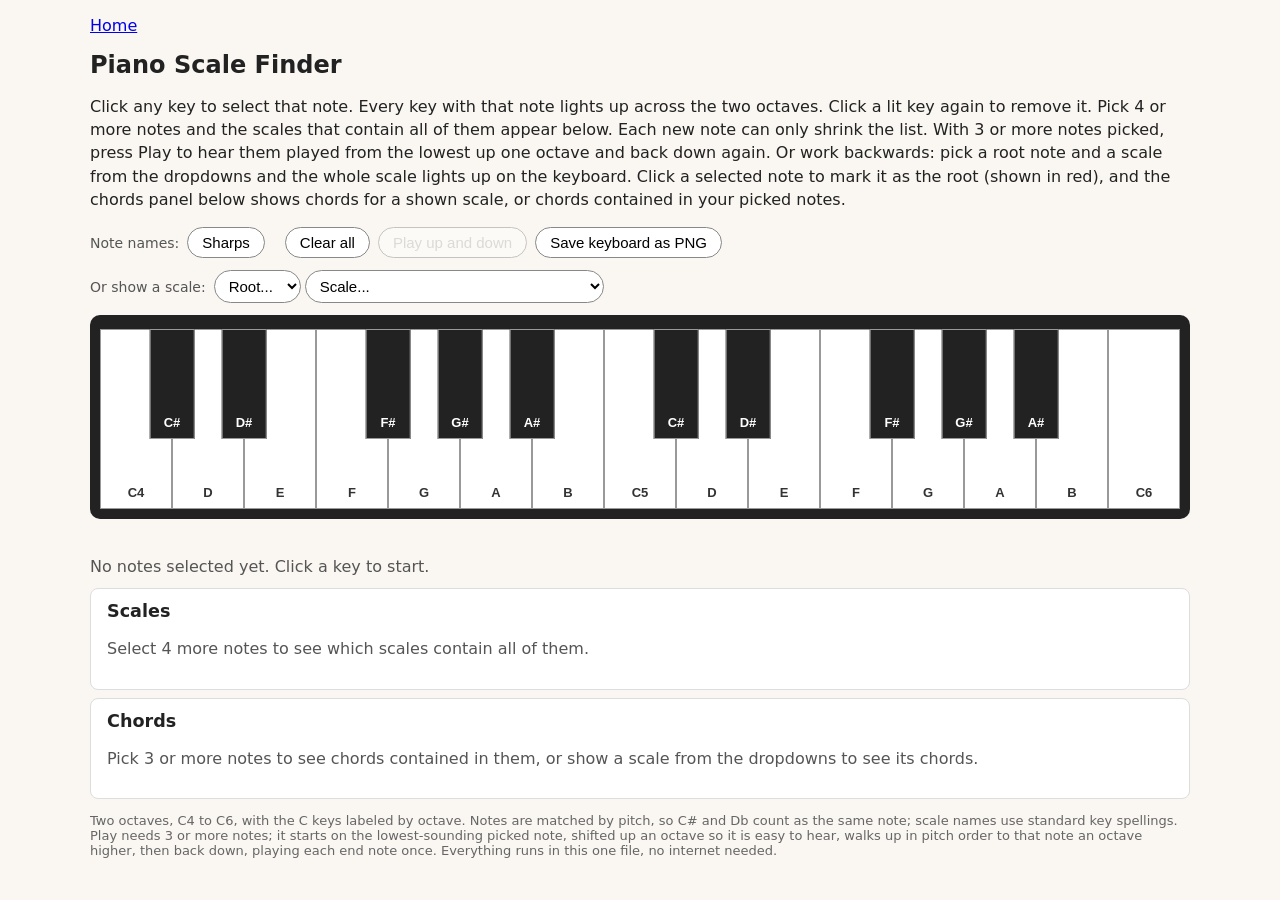
<file: piano-scale-finder.html>
<!DOCTYPE html>
<html lang="en">
<head>
<meta charset="utf-8">
<meta name="viewport" content="width=device-width, initial-scale=1">
<title>Piano Scale Finder</title>
<style>
  body { font-family: system-ui, -apple-system, "Segoe UI", Helvetica, Arial, sans-serif;
         max-width: 1100px; margin: 0 auto; padding: 16px; background: #faf7f2; color: #222; }
  h1 { font-size: 1.5em; margin-bottom: 0.2em; }
  p { line-height: 1.45; }
  .controls { display: flex; flex-wrap: wrap; gap: 8px; align-items: center; margin: 12px 0; }
  .controls { position: relative; z-index: 30; }
  .controls button { font-size: 15px; padding: 6px 14px; border-radius: 999px;
                     border: 1px solid #888; background: #fff; cursor: pointer; }
  .controls button.active { background: #222; color: #fff; border-color: #222; }
  .controls .group { display: inline-flex; gap: 4px; align-items: center; margin-right: 12px; }
  .controls .label { font-size: 14px; color: #555; margin-right: 4px; }
  .controls select { font-size: 15px; padding: 6px 10px; border-radius: 999px;
                     border: 1px solid #888; background: #fff; cursor: pointer; }
  .keyboard { background: #222; border-radius: 10px; padding: 14px 10px 10px; }
  .kb-inner { position: relative; }
  .white-row { display: flex; }
  .key { box-sizing: border-box; border: 1px solid #999; cursor: pointer; padding: 0; font-size: 13px; font-weight: 600; }
  .key.white { flex: 1 1 0; height: 180px; background: #fff; color: #333; display: flex; align-items: flex-end; justify-content: center; padding-bottom: 8px; }
  .key.black { position: absolute; top: 0; width: calc(100% / 15 * 0.62); height: 110px; background: #222; color: #fff; z-index: 2; transform: translateX(-50%); display: flex; align-items: flex-end; justify-content: center; padding-bottom: 8px; }
  .key.now { box-shadow: inset 0 0 0 3px #fff, inset 0 0 0 6px #222; }
  .key.white.out { background: #ccc; color: #888; }
  .key.black.out { background: #777; color: #bbb; }
  .key.dim { opacity: 0.35; }
  .key:focus-visible { outline: 2px solid #fff; outline-offset: -2px; }
  .chip .x { margin-left: 6px; font-weight: 700; }
  .chip.root { outline: 3px solid #222; outline-offset: 1px; font-weight: 700; }
  #chords { background: #fff; border: 1px solid #ddd; border-radius: 8px; padding: 12px 16px; margin-top: 8px; }
  #chords h2 { font-size: 1.1em; margin: 0 0 8px; }
  .chord-toggle { font-size: 14px; padding: 4px 12px; border-radius: 999px; border: 1px solid #888; background: #fff; cursor: pointer; margin-bottom: 8px; }
  .chord { display: block; width: 100%; text-align: left; background: none; border: none; border-bottom: 1px solid #eee; padding: 4px 0; font-size: 15px; cursor: pointer; }
  .chord:last-child { border-bottom: none; }
  .chord.active { background: #222; color: #fff; }
  #nowPlaying { min-height: 1.4em; font-size: 16px; font-weight: 600; margin: 10px 0 0; }
  .controls button:disabled { opacity: 0.45; cursor: default; }
  #selected { margin: 6px 0 12px; }
  .chip { display: inline-flex; gap: 7px; align-items: center; border: 1px solid #bbb;
          border-radius: 999px; padding: 3px 11px; margin: 2px; cursor: pointer;
          background: #fff; font-size: 15px; }
  .swatch { width: 13px; height: 13px; border-radius: 50%; }
  #scales { background: #fff; border: 1px solid #ddd; border-radius: 8px; padding: 12px 16px; margin-top: 8px; }
  #scales h2 { font-size: 1.1em; margin: 0 0 8px; }
  .scale { padding: 4px 0; border-bottom: 1px solid #eee; line-height: 1.5; }
  .scale:last-child { border-bottom: none; }
  .hint { color: #555; }
  footer { margin-top: 14px; font-size: 13px; color: #666; }
</style>
</head>
<body>
<nav style="margin-bottom:8px;"><a href="index.html">Home</a></nav>
<h1>Piano Scale Finder</h1>
<p>Click any key to select that note. Every key with that note lights up
across the two octaves. Click a lit key again to remove it. Pick 4 or more notes and the scales
that contain all of them appear below. Each new note can only shrink the list. With 3 or
more notes picked, press Play to hear them played from the lowest up one octave and back
down again. Or work backwards: pick a root note and a scale from the dropdowns and the
whole scale lights up on the keyboard. Click a selected note to mark it as the root (shown in red),
and the chords panel below shows chords for a shown scale, or chords contained in your
picked notes.</p>

<div class="controls">
  <span class="group"><span class="label">Note names:</span>
    <button id="namesBtn" type="button">Sharps</button></span>
  <button id="clearBtn" type="button">Clear all</button>
  <button id="playBtn" type="button" disabled>Play up and down</button>
  <button id="saveBtn" type="button">Save keyboard as PNG</button>
</div>

<div class="controls">
  <span class="group"><span class="label">Or show a scale:</span>
    <select id="rootSelect" aria-label="Root note"></select>
    <select id="scaleSelect" aria-label="Scale"></select></span>
</div>

<div class="keyboard" id="keyboard"></div>

<div id="nowPlaying"></div>
<div id="lastClicked"></div>
<div id="selected"></div>
<div id="scales"></div>
<div id="chords"></div>

<footer>Two octaves, C4 to C6, with the C keys labeled by octave. Notes are matched by pitch, so C# and Db
count as the same note; scale names use standard key spellings. Play needs 3 or more
notes; it starts on the lowest-sounding picked note, shifted up an octave so it is
easy to hear, walks up in pitch order to that note an octave higher, then back down, playing each end note once. Everything runs in this
one file, no internet needed.</footer>

<script>
"use strict";
var SHARP = ["C","C#","D","D#","E","F","F#","G","G#","A","A#","B"];
var FLAT  = ["C","Db","D","Eb","E","F","Gb","G","Ab","A","Bb","B"];
var LETTERS = ["C","D","E","F","G","A","B"];
var NATURAL = [0,2,4,5,7,9,11];
var COLOR = ["#d62728","#ff7f0e","#e6b800","#2ca02c","#1f77b4","#9467bd",
             "#e377c2","#8c564b","#7f7f7f","#17becf","#808000","#393b79"];
var LOW_MIDI = 60, HIGH_MIDI = 84;   // two octaves, C4 to C6
var WHITE_PCS = [0,2,4,5,7,9,11];
var PREFERRED_ROOTS = { "C":1,"G":1,"D":1,"A":1,"E":1,"B":1,"F#":1,"Db":1,"Ab":1,
                        "Eb":1,"Bb":1,"F":1,"C#":1,"G#":1,"D#":1 };
var SCALES = [
  { label: "major",            intervals: [0,2,4,5,7,9,11],  offsets: [0,1,2,3,4,5,6] },
  { label: "Dorian",           intervals: [0,2,3,5,7,9,10],  offsets: [0,1,2,3,4,5,6] },
  { label: "Phrygian",         intervals: [0,1,3,5,7,8,10],  offsets: [0,1,2,3,4,5,6] },
  { label: "Lydian",           intervals: [0,2,4,6,7,9,11],  offsets: [0,1,2,3,4,5,6] },
  { label: "Mixolydian",       intervals: [0,2,4,5,7,9,10],  offsets: [0,1,2,3,4,5,6] },
  { label: "minor",            intervals: [0,2,3,5,7,8,10],  offsets: [0,1,2,3,4,5,6] },
  { label: "Locrian",          intervals: [0,1,3,5,6,8,10],  offsets: [0,1,2,3,4,5,6] },
  { label: "major pentatonic", intervals: [0,2,4,7,9],       offsets: [0,1,2,4,5] },
  { label: "minor pentatonic", intervals: [0,3,5,7,10],      offsets: [0,2,3,4,6] },
  { label: "blues",            intervals: [0,3,5,6,7,10],    offsets: [0,2,3,4,4,6] },
  { label: "harmonic minor",   intervals: [0,2,3,5,7,8,11],  offsets: [0,1,2,3,4,5,6] },
  { label: "melodic minor",    intervals: [0,2,3,5,7,9,11],  offsets: [0,1,2,3,4,5,6] },
  // Spanish
  { label: "Spanish Phrygian (Phrygian dominant)", intervals: [0,1,4,5,7,8,10], offsets: [0,1,2,3,4,5,6] },
  // Japanese pentatonics
  { label: "Insen",        intervals: [0,1,5,7,10], offsets: [0,1,3,4,6] },
  { label: "Yo",           intervals: [0,2,5,7,9],  offsets: [0,1,3,4,5] },
  { label: "Miyako-bushi", intervals: [0,1,5,7,8],  offsets: [0,1,3,4,5] },
  { label: "Hirajoshi",    intervals: [0,2,3,7,8],  offsets: [0,1,2,4,5] },
  { label: "Iwato",        intervals: [0,1,5,6,10], offsets: [0,1,3,4,6] },
  // Arabic
  { label: "double harmonic major", intervals: [0,1,4,5,7,8,11], offsets: [0,1,2,3,4,5,6] },
  { label: "double harmonic minor", intervals: [0,2,3,5,7,8,11], offsets: [0,1,2,3,4,5,6] },
  // Other exotics
  { label: "Hungarian minor",        intervals: [0,2,3,6,7,8,11],  offsets: [0,1,2,3,4,5,6] },
  { label: "Neapolitan major",       intervals: [0,1,3,5,7,9,11],  offsets: [0,1,2,3,4,5,6] },
  { label: "Neapolitan minor",       intervals: [0,1,3,5,7,8,11],  offsets: [0,1,2,3,4,5,6] },
  { label: "Persian",                intervals: [0,1,4,5,6,8,11],  offsets: [0,1,2,3,4,5,6] },
  { label: "whole tone",             intervals: [0,2,4,6,8,10],    offsets: [0,1,2,3,4,5] },
  { label: "diminished half-whole", intervals: [0,1,3,4,6,7,9,10], offsets: [0,1,2,2,3,4,5,6] },
  { label: "diminished whole-half", intervals: [0,2,3,5,6,8,9,11], offsets: [0,1,2,3,4,5,5,6] },
  { label: "enigmatic",              intervals: [0,1,4,6,8,10,11], offsets: [0,1,2,3,4,5,6] }
];

var selected = new Set();   // pitch classes, in selection order
var namesMode = "sharp";
var playingPc = null;
var rootPc = null;
var shownScale = null;
var chordSevenths = false;
var chordHighlightKey = null;
var chordHighlightSet = null;
var lastChords = [];

function noteName(pc) {
  return namesMode === "sharp" ? SHARP[pc] : FLAT[pc];
}
function textColor(hex) {
  var r = parseInt(hex.slice(1,3), 16), g = parseInt(hex.slice(3,5), 16), b = parseInt(hex.slice(5,7), 16);
  return (0.299*r + 0.587*g + 0.114*b) > 150 ? "#111" : "#fff";
}
function esc(s) {
  return s.replace(/&/g, "&amp;").replace(/</g, "&lt;");
}

// Spell a scale with correct letter names (each degree gets the next letter),
// choosing the root spelling with the fewest accidentals, preferring standard
// key names, then flats, on ties.
function spellScale(rootPc, scale) {
  var best = null;
  for (var li = 0; li < 7; li++) {
    for (var acc = -1; acc <= 1; acc++) {
      if ((NATURAL[li] + acc + 12) % 12 !== rootPc) continue;
      var names = [], score = 0, ok = true;
      for (var i = 0; i < scale.intervals.length; i++) {
        var letterIdx = (li + scale.offsets[i]) % 7;
        var target = (rootPc + scale.intervals[i]) % 12;
        var diff = target - NATURAL[letterIdx];
        diff = (((diff + 6) % 12) + 12) % 12 - 6;
        if (Math.abs(diff) > 2) { ok = false; break; }
        score += Math.abs(diff);
        names.push(LETTERS[letterIdx] +
          (diff === 1 ? "#" : diff === -1 ? "b" : diff === 2 ? "##" : diff === -2 ? "bb" : ""));
      }
      if (!ok) continue;
      var cand = { names: names, score: score, rootAcc: acc };
      if (!best || score < best.score ||
          (score === best.score && !!PREFERRED_ROOTS[names[0]] && !PREFERRED_ROOTS[best.names[0]]) ||
          (score === best.score && !!PREFERRED_ROOTS[names[0]] === !!PREFERRED_ROOTS[best.names[0]] && acc < best.rootAcc)) {
        best = cand;
      }
    }
  }
  return best;
}

function matchingScales() {
  var out = [];
  if (selected.size < 4) return out;
  for (var root = 0; root < 12; root++) {
    for (var s = 0; s < SCALES.length; s++) {
      var sc = SCALES[s];
      var set = {};
      sc.intervals.forEach(function (iv) { set[(root + iv) % 12] = true; });
      var all = true;
      selected.forEach(function (pc) { if (!set[pc]) all = false; });
      if (!all) continue;
      var spelling = spellScale(root, sc);
      out.push({ name: spelling.names[0] + " " + sc.label, notes: spelling.names,
                 pcs: sc.intervals.map(function (iv) { return (root + iv) % 12; }),
                 size: sc.intervals.length });
    }
  }
  out.sort(function (a, b) {
    return a.size - b.size || (a.name < b.name ? -1 : a.name > b.name ? 1 : 0);
  });
  return out;
}

function keyLabel(midi) {
  var pc = midi % 12;
  if (pc === 0) return noteName(pc) + (Math.floor(midi / 12) - 1);
  return noteName(pc);
}

function keyCls(pc) {
  var cls = "";
  if (playingPc === pc) cls += " now";
  if (rootPc === pc) cls += " root";
  if (selected.has(pc) && chordHighlightSet && !chordHighlightSet.has(pc)) cls += " dim";
  if (selected.size > 0 && !selected.has(pc)) cls += " out";
  return cls;
}

function keyStyle(pc) {
  if (rootPc === pc) return ' style="background:#d62728;color:#fff"';
  return "";
}

function renderBoard() {
  var kb = document.getElementById("keyboard");
  var html = '<div class="kb-inner"><div class="white-row">';
  for (var midi = LOW_MIDI; midi <= HIGH_MIDI; midi++) {
    var pc = midi % 12;
    if (WHITE_PCS.indexOf(pc) === -1) continue;
    html += '<button type="button" class="key white' + keyCls(pc) + '" data-pc="' + pc + '" data-note="' + keyLabel(midi) + '" aria-label="' + keyLabel(midi) + '"' + keyStyle(pc) + '>' + esc(keyLabel(midi)) + '</button>';
  }
  html += '</div>';
  var whiteIdx = 0;
  for (var m2 = LOW_MIDI; m2 <= HIGH_MIDI; m2++) {
    var pc2 = m2 % 12;
    if (WHITE_PCS.indexOf(pc2) !== -1) { whiteIdx++; continue; }
    var left = (whiteIdx / 15 * 100);
    html += '<button type="button" class="key black' + keyCls(pc2) + '" data-pc="' + pc2 + '" data-note="' + keyLabel(m2) + '" aria-label="' + keyLabel(m2) + '" style="left:' + left + '%;' + (rootPc === pc2 ? 'background:#d62728;color:#fff;' : '') + '">' + esc(keyLabel(m2)) + '</button>';
  }
  html += '</div>';
  kb.innerHTML = html;
}

function renderSelected() {
  var box = document.getElementById("selected");
  if (selected.size === 0) {
    box.innerHTML = '<span class="hint">No notes selected yet. Click a key to start.</span>';
    return;
  }
  var html = '<span>Selected notes (click one to mark it as root, × to remove it): </span>';
  selected.forEach(function (pc) {
    html += '<button type="button" class="chip' + (rootPc === pc ? ' root' : '') + '" data-root="' + pc + '"><span class="swatch" style="background:' +
      COLOR[pc] + '"></span>' + noteName(pc) + '<span class="x" data-remove="' + pc + '">×</span></button>';
  });
  if (rootPc !== null) html += '<span> Root: ' + noteName(rootPc) + ' (shown in red).</span>';
  box.innerHTML = html;
}

function renderScales() {
  var box = document.getElementById("scales");
  if (selected.size < 4) {
    box.innerHTML = '<h2>Scales</h2><p class="hint">Select ' + (4 - selected.size) +
      ' more note' + (selected.size === 3 ? '' : 's') +
      ' to see which scales contain all of them.</p>';
    return;
  }
  var matches = matchingScales();
  var html = '<h2>Scales containing all selected notes (' + matches.length + ')</h2>';
  if (matches.length === 0) {
    html += '<p class="hint">No scale in the list contains all of these notes. Remove a note to widen the list again.</p>';
  } else {
    matches.forEach(function (m) {
      var notes = m.notes.map(function (n, i) {
        return selected.has(m.pcs[i]) ? '<strong>' + esc(n) + '</strong>' : esc(n);
      }).join(' ');
      html += '<div class="scale"><strong>' + esc(m.name) + ':</strong> ' + notes + '</div>';
    });
  }
  box.innerHTML = html;
}

var audioCtx = null, playTimers = [], playing = false, currentOsc = null;

function midiToFreq(m) { return 440 * Math.pow(2, (m - 69) / 12); }

// Lowest-sounding pitch of a pitch class on this keyboard (C4 to C6).
function lowestPitch(pc) {
  return LOW_MIDI + ((pc - LOW_MIDI % 12 + 12) % 12);
}

// Up from the lowest-sounding picked note (raised one octave so playback
// carries on small speakers), in pitch order, to that note an octave higher,
// then back down. End notes are played once each.
function buildSequence() {
  var pcs = Array.from(selected);
  var anchor = null;
  if (rootPc !== null && selected.has(rootPc)) anchor = rootPc;
  else {
    anchor = pcs[0];
    pcs.forEach(function (pc) { if (lowestPitch(pc) < lowestPitch(anchor)) anchor = pc; });
  }
  var ordered = pcs.slice().sort(function (a, b) {
    return ((a - anchor + 12) % 12) - ((b - anchor + 12) % 12);
  });
  var base = lowestPitch(anchor) + 12;
  var up = ordered.map(function (pc) {
    return { pc: pc, midi: base + ((pc - anchor + 12) % 12) };
  });
  up.push({ pc: anchor, midi: base + 12 });
  var down = [];
  for (var i = ordered.length - 1; i >= 0; i--) {
    down.push({ pc: ordered[i], midi: base + ((ordered[i] - anchor + 12) % 12) });
  }
  return up.concat(down);
}

function updatePlayButton() {
  var btn = document.getElementById("playBtn");
  if (playing) {
    btn.textContent = "Stop";
    btn.disabled = false;
  } else {
    btn.textContent = "Play up and down";
    btn.disabled = selected.size < 3;
  }
}

function stopPlayback(msg) {
  playing = false;
  playingPc = null;
  playTimers.forEach(function (t) { clearTimeout(t); });
  playTimers = [];
  if (currentOsc) { try { currentOsc.stop(); } catch (e) {} currentOsc = null; }
  document.getElementById("nowPlaying").textContent = "";
  if (msg) document.getElementById("lastClicked").textContent = msg;
  updatePlayButton();
  renderBoard();
}

function playSequence() {
  var seq = buildSequence();
  stopPlayback(null);
  audioCtx = audioCtx || new (window.AudioContext || window.webkitAudioContext)();
  if (audioCtx.state === "suspended") audioCtx.resume();
  playing = true;
  updatePlayButton();
  var seqText = seq.map(function (n) { return noteName(n.pc); }).join(" ");
  document.getElementById("lastClicked").textContent = "Playing up and down: " + seqText;
  var step = 450, dur = 0.4;
  seq.forEach(function (n, i) {
    playTimers.push(setTimeout(function () {
      if (!playing) return;
      playingPc = n.pc;
      document.getElementById("nowPlaying").textContent = "Now playing: " + noteName(n.pc);
      renderBoard();
      var osc = audioCtx.createOscillator();
      var gain = audioCtx.createGain();
      var t0 = audioCtx.currentTime;
      osc.type = "triangle";
      osc.frequency.value = midiToFreq(n.midi);
      gain.gain.setValueAtTime(0, t0);
      gain.gain.linearRampToValueAtTime(0.22, t0 + 0.02);
      gain.gain.exponentialRampToValueAtTime(0.001, t0 + dur);
      osc.connect(gain);
      gain.connect(audioCtx.destination);
      osc.start(t0);
      osc.stop(t0 + dur + 0.05);
      currentOsc = osc;
    }, i * step));
  });
  playTimers.push(setTimeout(function () {
    stopPlayback("Played: " + seqText);
  }, seq.length * step + 300));
}

document.getElementById("playBtn").addEventListener("click", function () {
  if (playing) { stopPlayback("Stopped."); return; }
  if (selected.size < 3) return;
  playSequence();
});

// Build an SVG picture of the keyboard exactly as it currently looks, then
// rasterize it to a PNG download. Pure client-side, no libraries, so the
// page stays one standalone file.
function buildSvg(scale) {
  var pad = 20, whiteW = 56, whiteH = 200, blackW = 34, blackH = 120;
  var W = pad * 2 + whiteW * 15;
  var titleH = 34 + (selected.size ? 26 : 0);
  var H = pad * 2 + titleH + whiteH;
  var top = pad + titleH;
  var s = [];
  s.push('<svg xmlns="http://www.w3.org/2000/svg" width="' + (W * scale) + '" height="' + (H * scale) + '" viewBox="0 0 ' + W + ' ' + H + '">');
  s.push('<rect width="100%" height="100%" fill="#faf7f2"/>');
  s.push('<text x="' + pad + '" y="' + (pad + 24) + '" font-family="system-ui, sans-serif" font-size="22" font-weight="700" fill="#222">Piano Scale Finder</text>');
  if (selected.size) {
    var names = [];
    selected.forEach(function (pc) { names.push(noteName(pc)); });
    s.push('<text x="' + pad + '" y="' + (pad + 50) + '" font-family="system-ui, sans-serif" font-size="16" fill="#555">Selected notes: ' + esc(names.join(" ")) + '</text>');
  }
  var whiteIdx = 0;
  for (var midi = LOW_MIDI; midi <= HIGH_MIDI; midi++) {
    var pc = midi % 12;
    if (WHITE_PCS.indexOf(pc) === -1) continue;
    var x = pad + whiteIdx * whiteW;
    var dim = (selected.has(pc) && chordHighlightSet && !chordHighlightSet.has(pc)) ? ' opacity="0.3"' : '';
    var fill = rootPc === pc ? "#d62728" : selected.has(pc) ? "#ffffff" : (selected.size > 0 ? "#cccccc" : "#ffffff");
    s.push('<rect x="' + x + '" y="' + top + '" width="' + whiteW + '" height="' + whiteH + '" fill="' + fill + '" stroke="#999"' + dim + '/>');
    s.push('<text x="' + (x + whiteW / 2) + '" y="' + (top + whiteH - 14) + '" text-anchor="middle" font-family="system-ui, sans-serif" font-size="13" font-weight="600" fill="' + (rootPc === pc ? "#fff" : selected.has(pc) ? "#333" : (selected.size > 0 ? "#888" : "#333")) + '"' + dim + '>' + keyLabel(midi) + '</text>');
    whiteIdx++;
  }
  whiteIdx = 0;
  for (var m2 = LOW_MIDI; m2 <= HIGH_MIDI; m2++) {
    var pc2 = m2 % 12;
    if (WHITE_PCS.indexOf(pc2) !== -1) { whiteIdx++; continue; }
    var bx = pad + whiteIdx * whiteW - blackW / 2;
    var dim2 = (selected.has(pc2) && chordHighlightSet && !chordHighlightSet.has(pc2)) ? ' opacity="0.3"' : '';
    var fill2 = rootPc === pc2 ? "#d62728" : selected.has(pc2) ? "#222" : (selected.size > 0 ? "#777777" : "#222");
    s.push('<rect x="' + bx + '" y="' + top + '" width="' + blackW + '" height="' + blackH + '" fill="' + fill2 + '" stroke="#111"' + dim2 + '/>');
    s.push('<text x="' + (bx + blackW / 2) + '" y="' + (top + blackH - 12) + '" text-anchor="middle" font-family="system-ui, sans-serif" font-size="12" font-weight="600" fill="' + (rootPc === pc2 ? "#fff" : selected.has(pc2) ? "#fff" : (selected.size > 0 ? "#bbbbbb" : "#fff")) + '"' + dim2 + '>' + keyLabel(m2) + '</text>');
  }
  s.push('</svg>');
  return { svg: s.join(""), W: W, H: H };
}

function savePng() {
  var scale = 2;
  var out = buildSvg(scale);
  var blob = new Blob([out.svg], { type: "image/svg+xml;charset=utf-8" });
  var url = URL.createObjectURL(blob);
  var img = new Image();
  img.onload = function () {
    var canvas = document.createElement("canvas");
    canvas.width = out.W * scale;
    canvas.height = out.H * scale;
    var ctx = canvas.getContext("2d");
    ctx.drawImage(img, 0, 0, canvas.width, canvas.height);
    URL.revokeObjectURL(url);
    var names = [];
    selected.forEach(function (pc) { names.push(noteName(pc)); });
    var filename = names.length ? "piano-" + names.join("-") + ".png" : "piano.png";
    canvas.toBlob(function (b) {
      if (!b) { alert("Could not create the image."); return; }
      var a = document.createElement("a");
      a.href = URL.createObjectURL(b);
      a.download = filename;
      document.body.appendChild(a);
      a.click();
      a.remove();
      setTimeout(function () { URL.revokeObjectURL(a.href); }, 1000);
    }, "image/png");
  };
  img.onerror = function () {
    URL.revokeObjectURL(url);
    alert("Could not create the image in this browser.");
  };
  img.src = url;
}

document.getElementById("saveBtn").addEventListener("click", savePng);

function renderReverse() {
  var rootSel = document.getElementById("rootSelect");
  var scaleSel = document.getElementById("scaleSelect");
  var prevRoot = rootSel.value, prevScale = scaleSel.value;
  var rh = '<option value="">Root...</option>';
  for (var pc = 0; pc < 12; pc++) rh += '<option value="' + pc + '">' + noteName(pc) + '</option>';
  rootSel.innerHTML = rh;
  var sh = '<option value="">Scale...</option>';
  SCALES.forEach(function (sc, idx) { sh += '<option value="' + idx + '">' + sc.label + '</option>'; });
  scaleSel.innerHTML = sh;
  if (prevRoot !== "") rootSel.value = prevRoot;
  if (prevScale !== "") scaleSel.value = prevScale;
}

function applyReverse() {
  var rootSel = document.getElementById("rootSelect");
  var scaleSel = document.getElementById("scaleSelect");
  if (rootSel.value === "" || scaleSel.value === "") return;
  var root = parseInt(rootSel.value, 10);
  var sc = SCALES[parseInt(scaleSel.value, 10)];
  selected.clear();
  sc.intervals.forEach(function (iv) { selected.add((root + iv) % 12); });
  var spelling = spellScale(root, sc);
  rootPc = root;
  shownScale = { sc: sc, pcs: sc.intervals.map(function (iv) { return (root + iv) % 12; }), names: spelling.names };
  chordHighlightKey = null; chordHighlightSet = null;
  document.getElementById("lastClicked").textContent = "Showing " + spelling.names[0] + " " + sc.label + ": " + spelling.names.join(" ");
  renderAll();
}

document.getElementById("rootSelect").addEventListener("change", applyReverse);
document.getElementById("scaleSelect").addEventListener("change", applyReverse);

var CHORD_TRIADS = [
  { suffix: "", intervals: [0,4,7] },
  { suffix: "m", intervals: [0,3,7] },
  { suffix: "dim", intervals: [0,3,6] },
  { suffix: "aug", intervals: [0,4,8] },
  { suffix: "sus4", intervals: [0,5,7] },
  { suffix: "sus2", intervals: [0,2,7] }
];
var CHORD_SEVENTHS = [
  { suffix: "maj7", intervals: [0,4,7,11] },
  { suffix: "m7", intervals: [0,3,7,10] },
  { suffix: "7", intervals: [0,4,7,10] },
  { suffix: "m7b5", intervals: [0,3,6,10] },
  { suffix: "dim7", intervals: [0,3,6,9] }
];

function chordQualityMatch(rel) {
  var dict = chordSevenths ? CHORD_SEVENTHS : CHORD_TRIADS;
  for (var i = 0; i < dict.length; i++) {
    if (dict[i].intervals.length === rel.length && dict[i].intervals.every(function (v, j) { return v === rel[j]; })) return dict[i].suffix;
  }
  return null;
}

function renderChords() {
  var box = document.getElementById("chords");
  var toggle = '<button type="button" class="chord-toggle" id="chordToggle">' + (chordSevenths ? "Show triads" : "Show 7ths") + '</button>';
  lastChords = [];
  if (shownScale) {
    var sc = shownScale.sc;
    var len = sc.intervals.length;
    var items = [];
    var seenKeys = {};
    for (var d = 0; d < len; d++) {
      var steps = chordSevenths ? [0,2,4,6] : [0,2,4];
      var idxs = steps.map(function (s) { return (d + s) % len; });
      var pcs = idxs.map(function (j) { return shownScale.pcs[j]; });
      var chordRoot = shownScale.pcs[d];
      var rel = pcs.map(function (pc) { return (pc - chordRoot + 12) % 12; }).sort(function (a, b) { return a - b; });
      var suffix = chordQualityMatch(rel);
      if (suffix === null) continue;
      var key = pcs.slice().sort(function (a, b) { return a - b; }).join(",");
      if (seenKeys[key]) continue;
      seenKeys[key] = true;
      items.push({ key: key, name: shownScale.names[d] + suffix, pcs: pcs, notes: idxs.map(function (j) { return shownScale.names[j]; }), degree: d + 1 });
    }
    var html = '<h2>Chords in ' + esc(shownScale.names[0]) + ' ' + esc(sc.label) + '</h2>' + toggle;
    if (items.length === 0) html += '<p class="hint">No standard ' + (chordSevenths ? '7th chords' : 'triads') + ' stack up in this scale.</p>';
    items.forEach(function (ch) {
      lastChords.push({ key: ch.key, pcs: ch.pcs });
      html += '<button type="button" class="chord' + (chordHighlightKey === ch.key ? ' active' : '') + '" data-chord="' + ch.key + '">' + ch.degree + '. <strong>' + esc(ch.name) + ':</strong> ' + ch.notes.map(esc).join(' ') + '</button>';
    });
    box.innerHTML = html;
    return;
  }
  if (selected.size >= 3) {
    var dict = chordSevenths ? CHORD_SEVENTHS : CHORD_TRIADS;
    var found = [];
    for (var root = 0; root < 12; root++) {
      for (var q = 0; q < dict.length; q++) {
        var cpcs = dict[q].intervals.map(function (iv) { return (root + iv) % 12; });
        var ok = true;
        cpcs.forEach(function (pc) { if (!selected.has(pc)) ok = false; });
        if (!ok) continue;
        var spelling = spellScale(root, { intervals: dict[q].intervals, offsets: chordSevenths ? [0,2,4,6] : [0,2,4] });
        if (!spelling) continue;
        found.push({ name: spelling.names[0] + dict[q].suffix, pcs: cpcs, notes: spelling.names });
      }
    }
    var html2 = '<h2>Chords in these notes</h2>' + toggle;
    if (found.length === 0) html2 += '<p class="hint">No standard ' + (chordSevenths ? '7th chords' : 'triads') + ' are fully contained in these notes.</p>';
    found.forEach(function (ch) {
      var key2 = ch.pcs.slice().sort(function (a, b) { return a - b; }).join(",");
      lastChords.push({ key: key2, pcs: ch.pcs });
      html2 += '<button type="button" class="chord' + (chordHighlightKey === key2 ? ' active' : '') + '" data-chord="' + key2 + '"><strong>' + esc(ch.name) + ':</strong> ' + ch.notes.map(esc).join(' ') + '</button>';
    });
    box.innerHTML = html2;
    return;
  }
  box.innerHTML = '<h2>Chords</h2><p class="hint">Pick 3 or more notes to see chords contained in them, or show a scale from the dropdowns to see its chords.</p>';
}

document.getElementById("chords").addEventListener("click", function (e) {
  var tog = e.target.closest("#chordToggle");
  if (tog) {
    chordSevenths = !chordSevenths;
    chordHighlightKey = null; chordHighlightSet = null;
    renderAll();
    return;
  }
  var btn = e.target.closest("[data-chord]");
  if (!btn) return;
  var key = btn.getAttribute("data-chord");
  if (chordHighlightKey === key) {
    chordHighlightKey = null; chordHighlightSet = null;
  } else {
    chordHighlightKey = key;
    chordHighlightSet = null;
    lastChords.forEach(function (ch) { if (ch.key === key) chordHighlightSet = new Set(ch.pcs); });
  }
  renderAll();
});

function renderAll() { renderBoard(); renderSelected(); renderScales(); renderChords(); updatePlayButton(); renderReverse(); }

document.getElementById("keyboard").addEventListener("click", function (e) {
  var btn = e.target.closest("[data-pc]");
  if (!btn) return;
  var pc = parseInt(btn.getAttribute("data-pc"), 10);
  var note = btn.getAttribute("data-note");
  if (selected.has(pc)) {
    selected.delete(pc);
    if (rootPc === pc) rootPc = null;
    document.getElementById("lastClicked").textContent = noteName(pc) + " removed.";
  } else {
    selected.add(pc);
    document.getElementById("lastClicked").textContent = "Note: " + note + ". Lit up everywhere on the keyboard.";
  }
  shownScale = null;
  chordHighlightKey = null; chordHighlightSet = null;
  document.getElementById("rootSelect").value = "";
  document.getElementById("scaleSelect").value = "";
  renderAll();
});

document.getElementById("selected").addEventListener("click", function (e) {
  var rm = e.target.closest("[data-remove]");
  if (rm) {
    var rpc = parseInt(rm.getAttribute("data-remove"), 10);
    selected.delete(rpc);
    if (rootPc === rpc) rootPc = null;
    shownScale = null;
    chordHighlightKey = null; chordHighlightSet = null;
    document.getElementById("rootSelect").value = "";
    document.getElementById("scaleSelect").value = "";
    renderAll();
    return;
  }
  var rt = e.target.closest("[data-root]");
  if (!rt) return;
  rootPc = parseInt(rt.getAttribute("data-root"), 10);
  renderAll();
});

document.getElementById("namesBtn").addEventListener("click", function (e) {
  namesMode = namesMode === "sharp" ? "flat" : "sharp";
  e.target.textContent = namesMode === "sharp" ? "Sharps" : "Flats";
  renderAll();
});

document.getElementById("clearBtn").addEventListener("click", function () {
  selected.clear();
  document.getElementById("lastClicked").textContent = "";
  rootPc = null;
  shownScale = null;
  chordHighlightKey = null; chordHighlightSet = null;
  document.getElementById("rootSelect").value = "";
  document.getElementById("scaleSelect").value = "";
  renderAll();
});

renderAll();
</script>
</body>
</html>
</file>
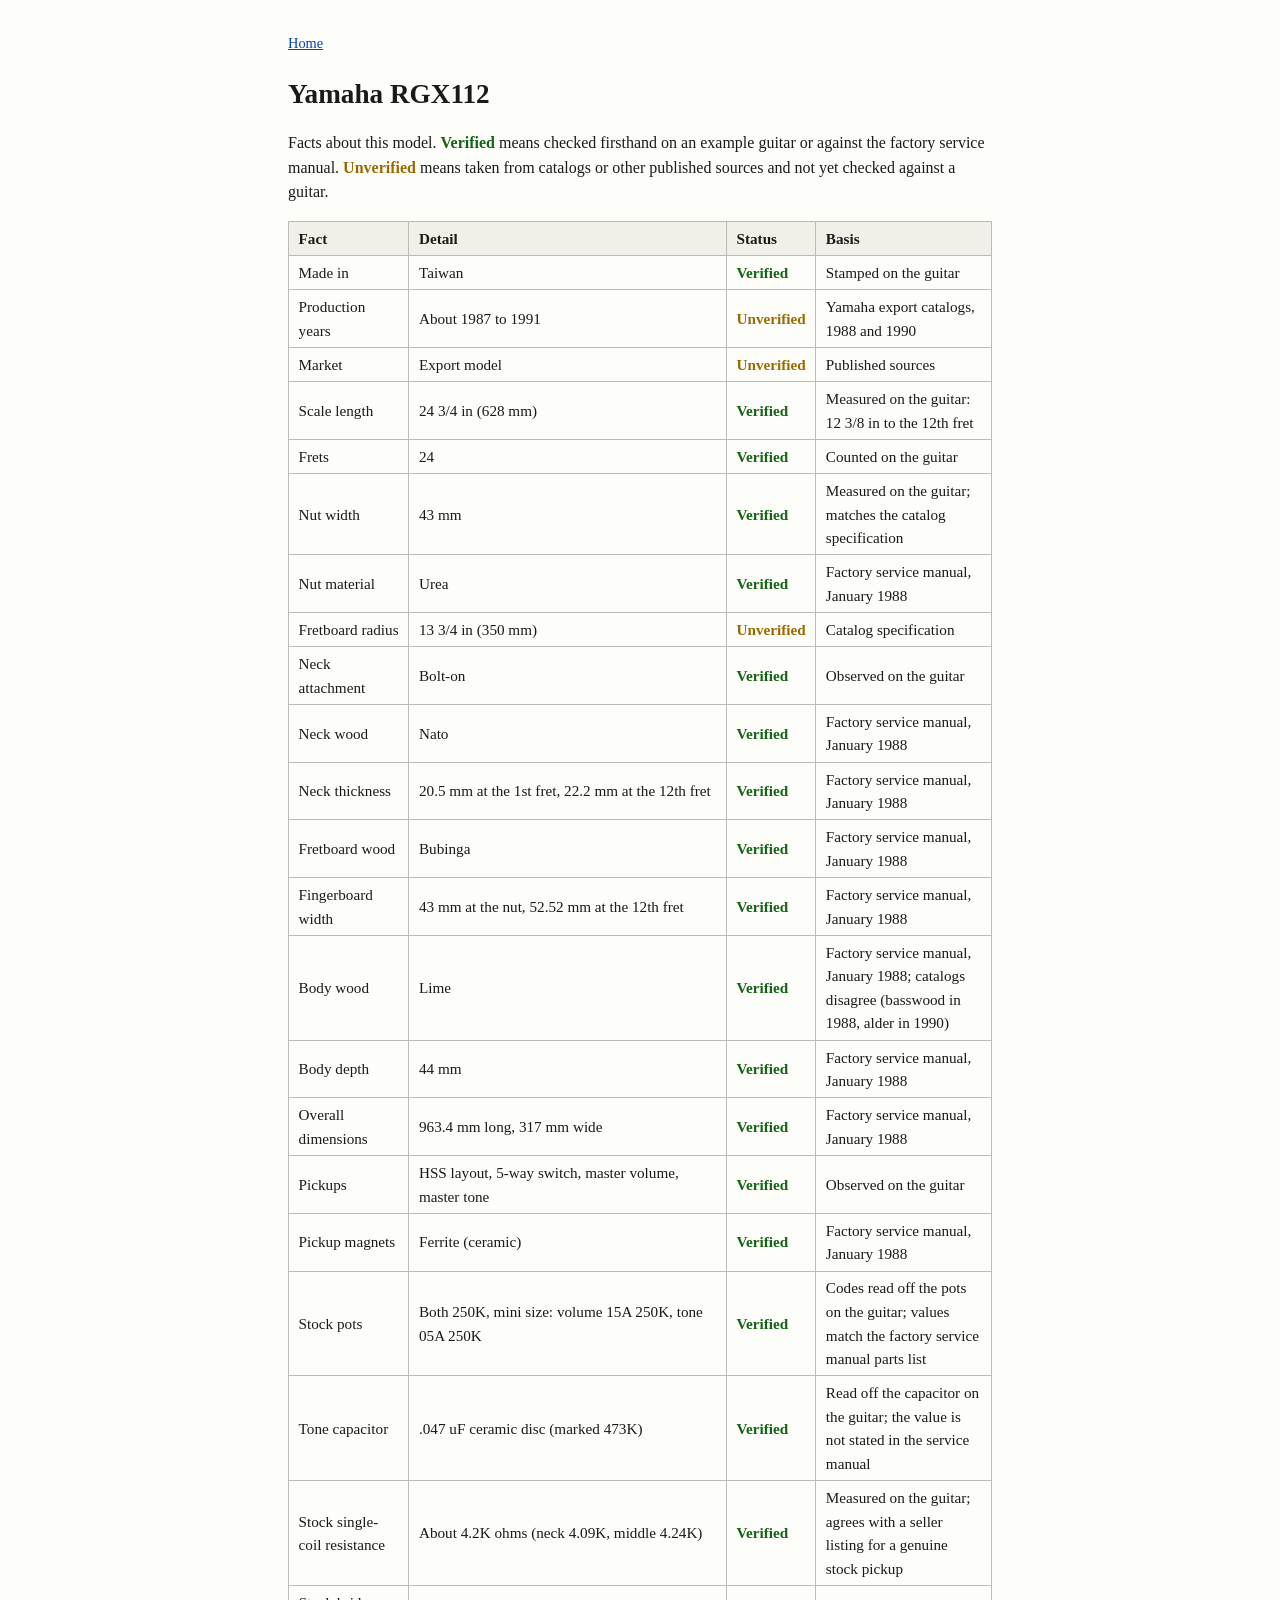
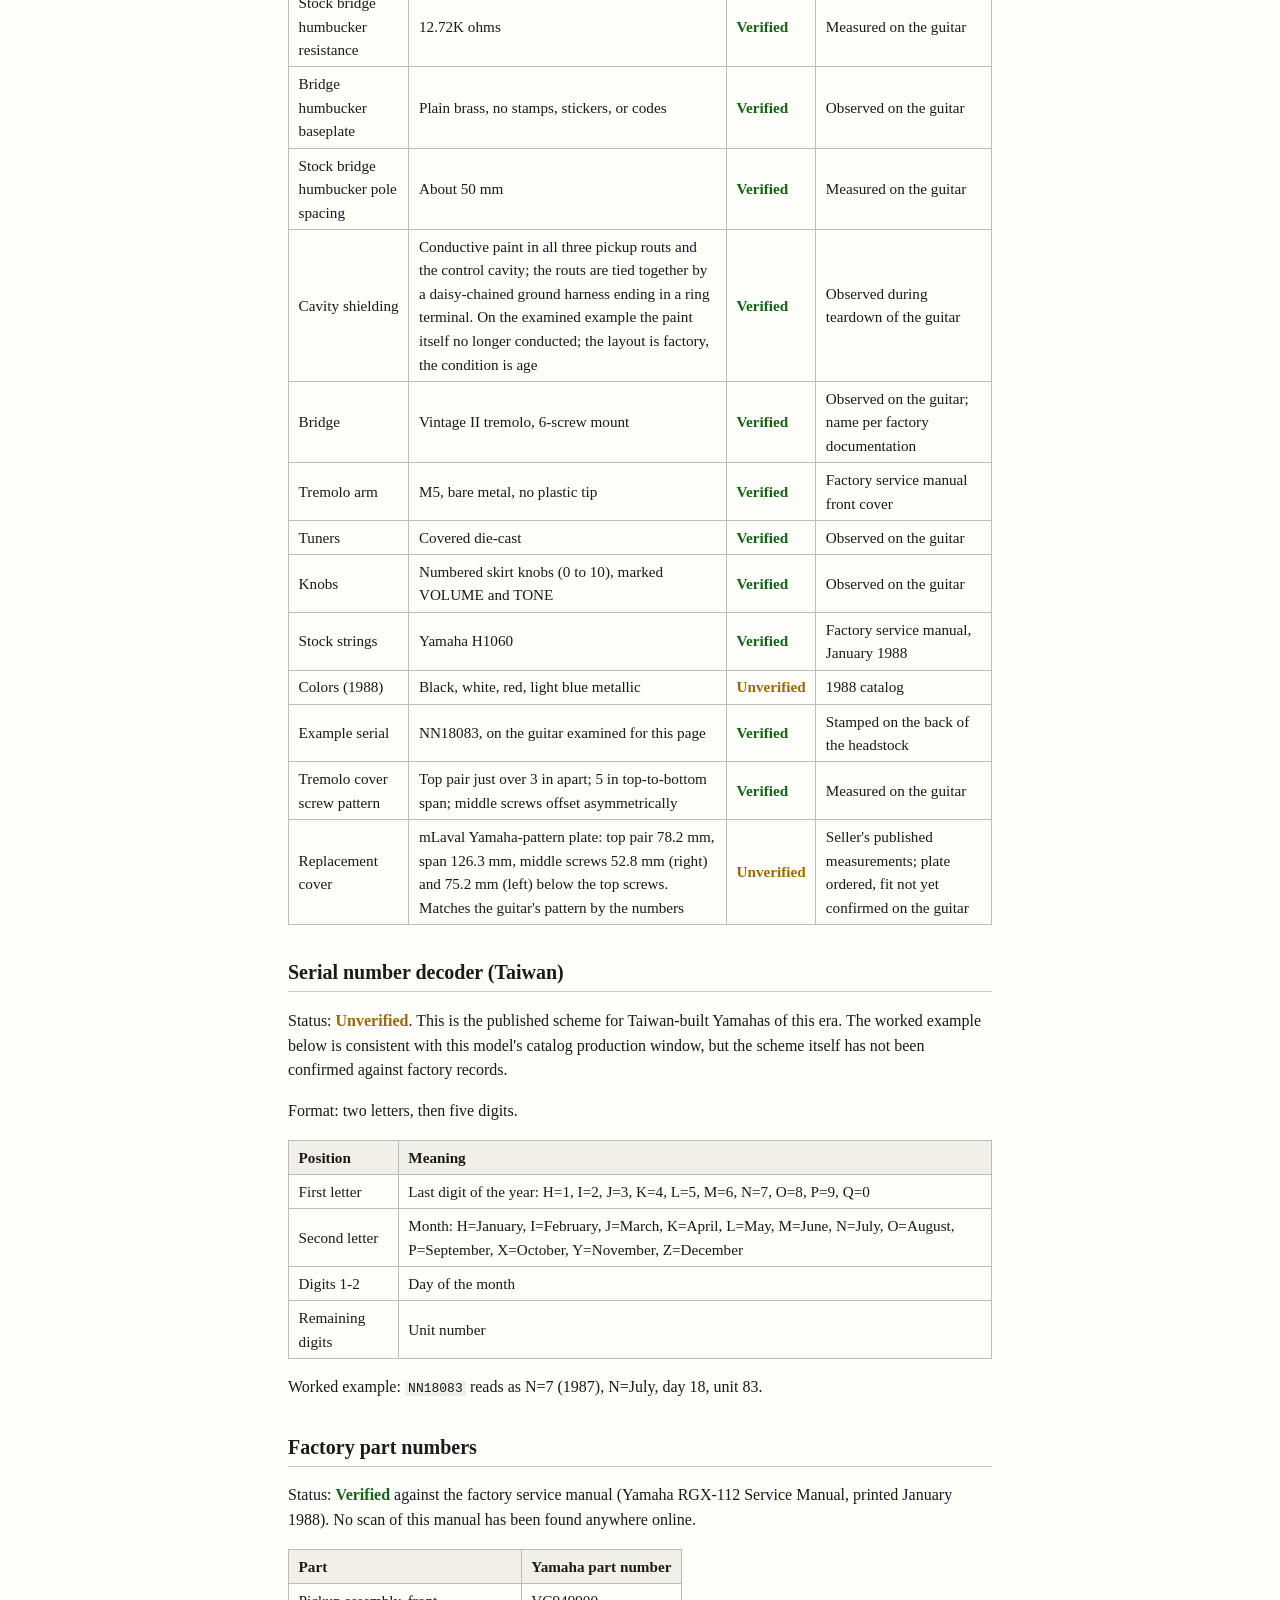
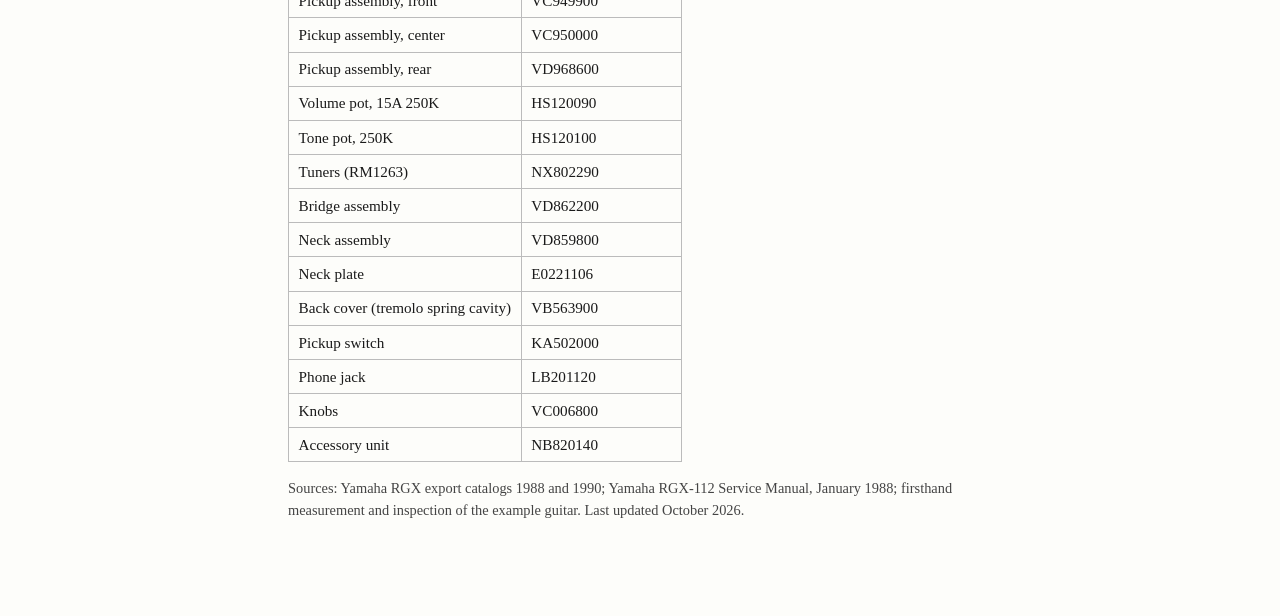
<file: rgx112.html>
<!DOCTYPE html>
<html lang="en">
<head>
<meta charset="utf-8">
<meta name="viewport" content="width=device-width, initial-scale=1">
<title>Yamaha RGX112 Facts - 80s Guitar Episodes</title>
<link rel="stylesheet" href="style.css">
</head>
<body>
<p class="small"><a href="index.html">Home</a></p>
<h1>Yamaha RGX112</h1>
<p>Facts about this model. <span class="v">Verified</span> means checked firsthand
on an example guitar or against the factory service manual.
<span class="u">Unverified</span> means taken from catalogs or other published
sources and not yet checked against a guitar.</p>

<table>
<tr><th>Fact</th><th>Detail</th><th>Status</th><th>Basis</th></tr>
<tr><td>Made in</td><td>Taiwan</td><td class="v">Verified</td><td>Stamped on the guitar</td></tr>
<tr><td>Production years</td><td>About 1987 to 1991</td><td class="u">Unverified</td><td>Yamaha export catalogs, 1988 and 1990</td></tr>
<tr><td>Market</td><td>Export model</td><td class="u">Unverified</td><td>Published sources</td></tr>
<tr><td>Scale length</td><td>24 3/4 in (628 mm)</td><td class="v">Verified</td><td>Measured on the guitar: 12 3/8 in to the 12th fret</td></tr>
<tr><td>Frets</td><td>24</td><td class="v">Verified</td><td>Counted on the guitar</td></tr>
<tr><td>Nut width</td><td>43 mm</td><td class="v">Verified</td><td>Measured on the guitar; matches the catalog specification</td></tr>
<tr><td>Nut material</td><td>Urea</td><td class="v">Verified</td><td>Factory service manual, January 1988</td></tr>
<tr><td>Fretboard radius</td><td>13 3/4 in (350 mm)</td><td class="u">Unverified</td><td>Catalog specification</td></tr>
<tr><td>Neck attachment</td><td>Bolt-on</td><td class="v">Verified</td><td>Observed on the guitar</td></tr>
<tr><td>Neck wood</td><td>Nato</td><td class="v">Verified</td><td>Factory service manual, January 1988</td></tr>
<tr><td>Neck thickness</td><td>20.5 mm at the 1st fret, 22.2 mm at the 12th fret</td><td class="v">Verified</td><td>Factory service manual, January 1988</td></tr>
<tr><td>Fretboard wood</td><td>Bubinga</td><td class="v">Verified</td><td>Factory service manual, January 1988</td></tr>
<tr><td>Fingerboard width</td><td>43 mm at the nut, 52.52 mm at the 12th fret</td><td class="v">Verified</td><td>Factory service manual, January 1988</td></tr>
<tr><td>Body wood</td><td>Lime</td><td class="v">Verified</td><td>Factory service manual, January 1988; catalogs disagree (basswood in 1988, alder in 1990)</td></tr>
<tr><td>Body depth</td><td>44 mm</td><td class="v">Verified</td><td>Factory service manual, January 1988</td></tr>
<tr><td>Overall dimensions</td><td>963.4 mm long, 317 mm wide</td><td class="v">Verified</td><td>Factory service manual, January 1988</td></tr>
<tr><td>Pickups</td><td>HSS layout, 5-way switch, master volume, master tone</td><td class="v">Verified</td><td>Observed on the guitar</td></tr>
<tr><td>Pickup magnets</td><td>Ferrite (ceramic)</td><td class="v">Verified</td><td>Factory service manual, January 1988</td></tr>
<tr><td>Stock pots</td><td>Both 250K, mini size: volume 15A 250K, tone 05A 250K</td><td class="v">Verified</td><td>Codes read off the pots on the guitar; values match the factory service manual parts list</td></tr>
<tr><td>Tone capacitor</td><td>.047 uF ceramic disc (marked 473K)</td><td class="v">Verified</td><td>Read off the capacitor on the guitar; the value is not stated in the service manual</td></tr>
<tr><td>Stock single-coil resistance</td><td>About 4.2K ohms (neck 4.09K, middle 4.24K)</td><td class="v">Verified</td><td>Measured on the guitar; agrees with a seller listing for a genuine stock pickup</td></tr>
<tr><td>Stock bridge humbucker resistance</td><td>12.72K ohms</td><td class="v">Verified</td><td>Measured on the guitar</td></tr>
<tr><td>Bridge humbucker baseplate</td><td>Plain brass, no stamps, stickers, or codes</td><td class="v">Verified</td><td>Observed on the guitar</td></tr>
<tr><td>Stock bridge humbucker pole spacing</td><td>About 50 mm</td><td class="v">Verified</td><td>Measured on the guitar</td></tr>
<tr><td>Cavity shielding</td><td>Conductive paint in all three pickup routs and the control cavity; the routs are tied together by a daisy-chained ground harness ending in a ring terminal. On the examined example the paint itself no longer conducted; the layout is factory, the condition is age</td><td class="v">Verified</td><td>Observed during teardown of the guitar</td></tr>
<tr><td>Bridge</td><td>Vintage II tremolo, 6-screw mount</td><td class="v">Verified</td><td>Observed on the guitar; name per factory documentation</td></tr>
<tr><td>Tremolo arm</td><td>M5, bare metal, no plastic tip</td><td class="v">Verified</td><td>Factory service manual front cover</td></tr>
<tr><td>Tuners</td><td>Covered die-cast</td><td class="v">Verified</td><td>Observed on the guitar</td></tr>
<tr><td>Knobs</td><td>Numbered skirt knobs (0 to 10), marked VOLUME and TONE</td><td class="v">Verified</td><td>Observed on the guitar</td></tr>
<tr><td>Stock strings</td><td>Yamaha H1060</td><td class="v">Verified</td><td>Factory service manual, January 1988</td></tr>
<tr><td>Colors (1988)</td><td>Black, white, red, light blue metallic</td><td class="u">Unverified</td><td>1988 catalog</td></tr>
<tr><td>Example serial</td><td>NN18083, on the guitar examined for this page</td><td class="v">Verified</td><td>Stamped on the back of the headstock</td></tr>
<tr><td>Tremolo cover screw pattern</td><td>Top pair just over 3 in apart; 5 in top-to-bottom span; middle screws offset asymmetrically</td><td class="v">Verified</td><td>Measured on the guitar</td></tr>
<tr><td>Replacement cover</td><td>mLaval Yamaha-pattern plate: top pair 78.2 mm, span 126.3 mm, middle screws 52.8 mm (right) and 75.2 mm (left) below the top screws. Matches the guitar's pattern by the numbers</td><td class="u">Unverified</td><td>Seller's published measurements; plate ordered, fit not yet confirmed on the guitar</td></tr>
</table>

<h2>Serial number decoder (Taiwan)</h2>
<p>Status: <span class="u">Unverified</span>. This is the published scheme for
Taiwan-built Yamahas of this era. The worked example below is consistent with
this model's catalog production window, but the scheme itself has not been
confirmed against factory records.</p>
<p>Format: two letters, then five digits.</p>
<table>
<tr><th>Position</th><th>Meaning</th></tr>
<tr><td>First letter</td><td>Last digit of the year: H=1, I=2, J=3, K=4, L=5, M=6, N=7, O=8, P=9, Q=0</td></tr>
<tr><td>Second letter</td><td>Month: H=January, I=February, J=March, K=April, L=May, M=June, N=July, O=August, P=September, X=October, Y=November, Z=December</td></tr>
<tr><td>Digits 1-2</td><td>Day of the month</td></tr>
<tr><td>Remaining digits</td><td>Unit number</td></tr>
</table>
<p>Worked example: <code>NN18083</code> reads as N=7 (1987), N=July, day 18,
unit 83.</p>

<h2>Factory part numbers</h2>
<p>Status: <span class="v">Verified</span> against the factory service manual
(Yamaha RGX-112 Service Manual, printed January 1988). No scan of this manual
has been found anywhere online.</p>
<table>
<tr><th>Part</th><th>Yamaha part number</th></tr>
<tr><td>Pickup assembly, front</td><td>VC949900</td></tr>
<tr><td>Pickup assembly, center</td><td>VC950000</td></tr>
<tr><td>Pickup assembly, rear</td><td>VD968600</td></tr>
<tr><td>Volume pot, 15A 250K</td><td>HS120090</td></tr>
<tr><td>Tone pot, 250K</td><td>HS120100</td></tr>
<tr><td>Tuners (RM1263)</td><td>NX802290</td></tr>
<tr><td>Bridge assembly</td><td>VD862200</td></tr>
<tr><td>Neck assembly</td><td>VD859800</td></tr>
<tr><td>Neck plate</td><td>E0221106</td></tr>
<tr><td>Back cover (tremolo spring cavity)</td><td>VB563900</td></tr>
<tr><td>Pickup switch</td><td>KA502000</td></tr>
<tr><td>Phone jack</td><td>LB201120</td></tr>
<tr><td>Knobs</td><td>VC006800</td></tr>
<tr><td>Accessory unit</td><td>NB820140</td></tr>
</table>

<p class="small">Sources: Yamaha RGX export catalogs 1988 and 1990; Yamaha RGX-112
Service Manual, January 1988; firsthand measurement and inspection of the example
guitar. Last updated October 2026.</p>
</body>
</html>
</file>
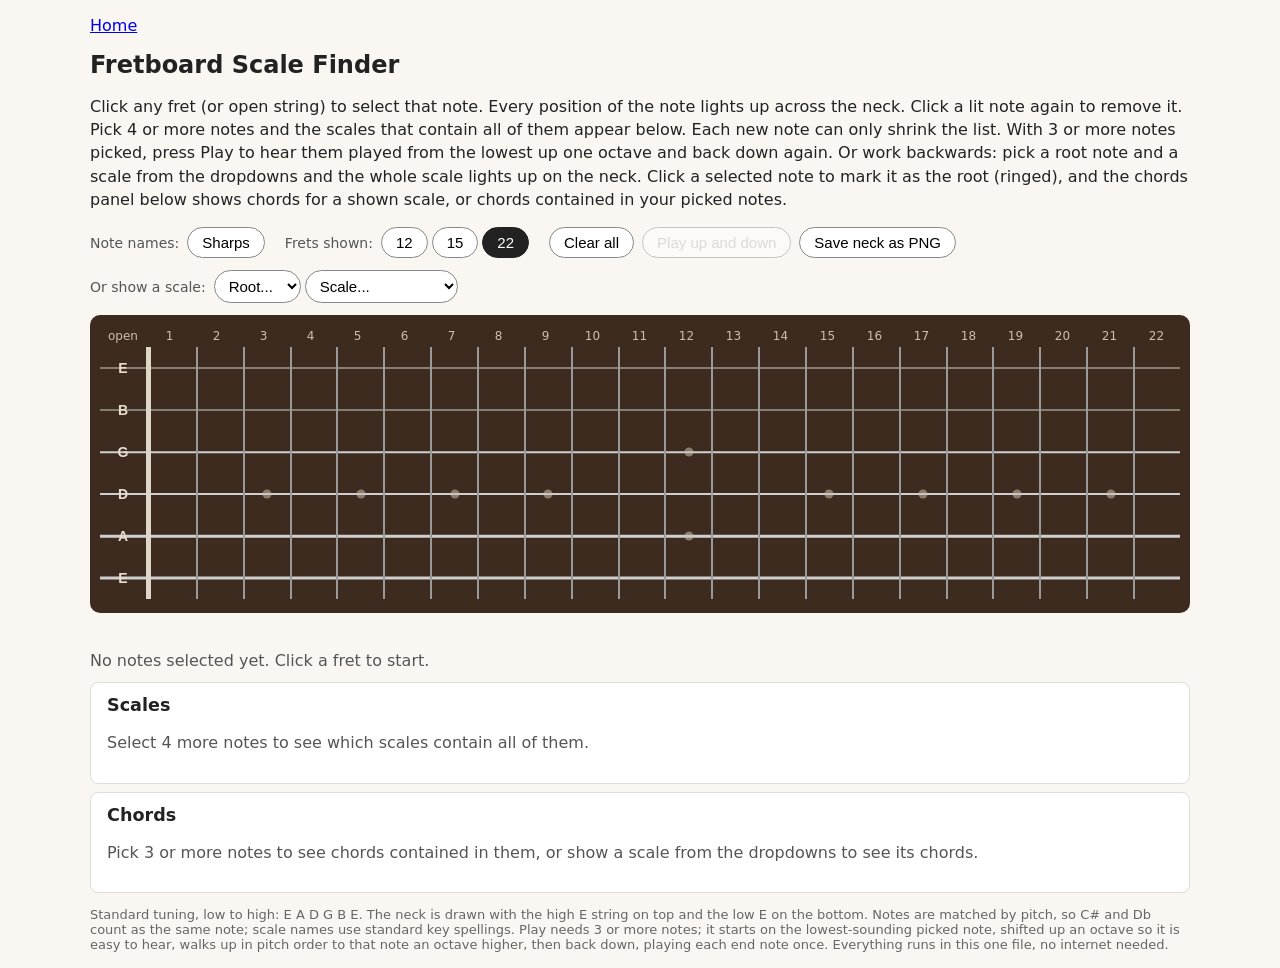
<file: scale-finder.html>
<!DOCTYPE html>
<html lang="en">
<head>
<meta charset="utf-8">
<meta name="viewport" content="width=device-width, initial-scale=1">
<title>Fretboard Scale Finder</title>
<style>
  body { font-family: system-ui, -apple-system, "Segoe UI", Helvetica, Arial, sans-serif;
         max-width: 1100px; margin: 0 auto; padding: 16px; background: #faf7f2; color: #222; }
  h1 { font-size: 1.5em; margin-bottom: 0.2em; }
  p { line-height: 1.45; }
  .controls { display: flex; flex-wrap: wrap; gap: 8px; align-items: center; margin: 12px 0; }
  .controls { position: relative; z-index: 30; }
  .controls button { font-size: 15px; padding: 6px 14px; border-radius: 999px;
                     border: 1px solid #888; background: #fff; cursor: pointer; }
  .controls button.active { background: #222; color: #fff; border-color: #222; }
  .controls .group { display: inline-flex; gap: 4px; align-items: center; margin-right: 12px; }
  .controls .label { font-size: 14px; color: #555; margin-right: 4px; }
  .controls select { font-size: 15px; padding: 6px 10px; border-radius: 999px;
                     border: 1px solid #888; background: #fff; cursor: pointer; }
  .neck-wrap { overflow-x: auto; position: relative; z-index: 1; background: #3d2b1f; border-radius: 10px; padding: 14px 10px; }
  .neck { min-width: 780px; }
  .frow { display: flex; color: #cbbfae; font-size: 12px; }
  .fcell { flex: 1 1 0; text-align: center; padding-bottom: 4px; }
  .fcell.open { flex: 0 0 46px; }
  .row { display: flex; position: relative; }
  .string-line { position: absolute; left: 0; right: 0; top: 50%; background: #cfcfcf;
                 transform: translateY(-50%); pointer-events: none; }
  .cell { flex: 1 1 0; min-width: 0; height: 42px; position: relative; border: none;
          background: transparent; border-left: 2px solid #9a9a9a; cursor: pointer;
          padding: 0; display: flex; align-items: center; justify-content: center; }
  .cell.open { flex: 0 0 46px; border-left: none; color: #e8ddcf; font-size: 14px; font-weight: 600; }
  .cell.nut { border-left: 5px solid #ddd6c9; }
  .cell:focus-visible { outline: 2px solid #fff; outline-offset: -2px; }
  .dot { position: relative; z-index: 2; display: inline-flex; align-items: center; justify-content: center;
         width: 30px; height: 30px; border-radius: 50%; font-size: 13px; font-weight: 700; }
  .marker { position: absolute; left: 50%; top: 50%; width: 9px; height: 9px; border-radius: 50%;
            background: #cbbfae; opacity: 0.55; transform: translate(-50%, -50%); pointer-events: none; }
  .dot.now { outline: 3px solid #fff; outline-offset: 2px; transform: scale(1.18); }
  .dot.root { box-shadow: 0 0 0 2px #3d2b1f, 0 0 0 5px #fff; }
  .dot.dim { opacity: 0.25; }
  .chip .x { margin-left: 6px; font-weight: 700; }
  .chip.root { outline: 3px solid #222; outline-offset: 1px; font-weight: 700; }
  #chords { background: #fff; border: 1px solid #ddd; border-radius: 8px; padding: 12px 16px; margin-top: 8px; }
  #chords h2 { font-size: 1.1em; margin: 0 0 8px; }
  .chord-toggle { font-size: 14px; padding: 4px 12px; border-radius: 999px; border: 1px solid #888; background: #fff; cursor: pointer; margin-bottom: 8px; }
  .chord { display: block; width: 100%; text-align: left; background: none; border: none; border-bottom: 1px solid #eee; padding: 4px 0; font-size: 15px; cursor: pointer; }
  .chord:last-child { border-bottom: none; }
  .chord.active { background: #222; color: #fff; }
  #nowPlaying { min-height: 1.4em; font-size: 16px; font-weight: 600; margin: 10px 0 0; }
  .controls button:disabled { opacity: 0.45; cursor: default; }
  #selected { margin: 6px 0 12px; }
  .chip { display: inline-flex; gap: 7px; align-items: center; border: 1px solid #bbb;
          border-radius: 999px; padding: 3px 11px; margin: 2px; cursor: pointer;
          background: #fff; font-size: 15px; }
  .swatch { width: 13px; height: 13px; border-radius: 50%; }
  #scales { background: #fff; border: 1px solid #ddd; border-radius: 8px; padding: 12px 16px; margin-top: 8px; }
  #scales h2 { font-size: 1.1em; margin: 0 0 8px; }
  .scale { padding: 4px 0; border-bottom: 1px solid #eee; line-height: 1.5; }
  .scale:last-child { border-bottom: none; }
  .hint { color: #555; }
  footer { margin-top: 14px; font-size: 13px; color: #666; }
</style>
</head>
<body>
<nav style="margin-bottom:8px;"><a href="index.html">Home</a></nav>
<h1>Fretboard Scale Finder</h1>
<p>Click any fret (or open string) to select that note. Every position of the note lights up
across the neck. Click a lit note again to remove it. Pick 4 or more notes and the scales
that contain all of them appear below. Each new note can only shrink the list. With 3 or
more notes picked, press Play to hear them played from the lowest up one octave and back
down again. Or work backwards: pick a root note and a scale from the dropdowns and the
whole scale lights up on the neck. Click a selected note to mark it as the root (ringed),
and the chords panel below shows chords for a shown scale, or chords contained in your
picked notes.</p>

<div class="controls">
  <span class="group"><span class="label">Note names:</span>
    <button id="namesBtn" type="button">Sharps</button></span>
  <span class="group"><span class="label">Frets shown:</span>
    <button type="button" data-frets="12">12</button>
    <button type="button" data-frets="15">15</button>
    <button type="button" data-frets="22" class="active">22</button></span>
  <button id="clearBtn" type="button">Clear all</button>
  <button id="playBtn" type="button" disabled>Play up and down</button>
  <button id="saveBtn" type="button">Save neck as PNG</button>
</div>

<div class="controls">
  <span class="group"><span class="label">Or show a scale:</span>
    <select id="rootSelect" aria-label="Root note"></select>
    <select id="scaleSelect" aria-label="Scale"></select></span>
</div>

<div class="neck-wrap"><div class="neck" id="neck"></div></div>

<div id="nowPlaying"></div>
<div id="lastClicked"></div>
<div id="selected"></div>
<div id="scales"></div>
<div id="chords"></div>

<footer>Standard tuning, low to high: E A D G B E. The neck is drawn with the high E string
on top and the low E on the bottom. Notes are matched by pitch, so C# and Db
count as the same note; scale names use standard key spellings. Play needs 3 or more
notes; it starts on the lowest-sounding picked note, shifted up an octave so it is
easy to hear, walks up in pitch order to that note an octave higher, then back down, playing each end note once. Everything runs in this
one file, no internet needed.</footer>

<script>
"use strict";
var SHARP = ["C","C#","D","D#","E","F","F#","G","G#","A","A#","B"];
var FLAT  = ["C","Db","D","Eb","E","F","Gb","G","Ab","A","Bb","B"];
var LETTERS = ["C","D","E","F","G","A","B"];
var NATURAL = [0,2,4,5,7,9,11];
var COLOR = ["#d62728","#ff7f0e","#e6b800","#2ca02c","#1f77b4","#9467bd",
             "#e377c2","#8c564b","#7f7f7f","#17becf","#808000","#393b79"];
var STRINGS = [ // top row first (high E at the top, low E at the bottom)
  { name: "High E", pc: 4,  thick: 1   },
  { name: "B",      pc: 11, thick: 1   },
  { name: "G",      pc: 7,  thick: 1.5 },
  { name: "D",      pc: 2,  thick: 2   },
  { name: "A",      pc: 9,  thick: 2.5 },
  { name: "Low E",  pc: 4,  thick: 3   }
];
var MARKERS = [3,5,7,9,12,15,17,19,21];
var PREFERRED_ROOTS = { "C":1,"G":1,"D":1,"A":1,"E":1,"B":1,"F#":1,"Db":1,"Ab":1,
                        "Eb":1,"Bb":1,"F":1,"C#":1,"G#":1,"D#":1 };
var SCALES = [
  { label: "major",            intervals: [0,2,4,5,7,9,11],  offsets: [0,1,2,3,4,5,6] },
  { label: "Dorian",           intervals: [0,2,3,5,7,9,10],  offsets: [0,1,2,3,4,5,6] },
  { label: "Phrygian",         intervals: [0,1,3,5,7,8,10],  offsets: [0,1,2,3,4,5,6] },
  { label: "Lydian",           intervals: [0,2,4,6,7,9,11],  offsets: [0,1,2,3,4,5,6] },
  { label: "Mixolydian",       intervals: [0,2,4,5,7,9,10],  offsets: [0,1,2,3,4,5,6] },
  { label: "minor",            intervals: [0,2,3,5,7,8,10],  offsets: [0,1,2,3,4,5,6] },
  { label: "Locrian",          intervals: [0,1,3,5,6,8,10],  offsets: [0,1,2,3,4,5,6] },
  { label: "major pentatonic", intervals: [0,2,4,7,9],       offsets: [0,1,2,4,5] },
  { label: "minor pentatonic", intervals: [0,3,5,7,10],      offsets: [0,2,3,4,6] },
  { label: "blues",            intervals: [0,3,5,6,7,10],    offsets: [0,2,3,4,4,6] },
  { label: "harmonic minor",   intervals: [0,2,3,5,7,8,11],  offsets: [0,1,2,3,4,5,6] },
  { label: "melodic minor",    intervals: [0,2,3,5,7,9,11],  offsets: [0,1,2,3,4,5,6] }
];

var selected = new Set();   // pitch classes, in selection order
var namesMode = "sharp";
var fretCount = 22;
var playingPc = null;
var rootPc = null;
var shownScale = null;
var chordSevenths = false;
var chordHighlightKey = null;
var chordHighlightSet = null;
var lastChords = [];

function noteName(pc) {
  return namesMode === "sharp" ? SHARP[pc] : FLAT[pc];
}
function textColor(hex) {
  var r = parseInt(hex.slice(1,3), 16), g = parseInt(hex.slice(3,5), 16), b = parseInt(hex.slice(5,7), 16);
  return (0.299*r + 0.587*g + 0.114*b) > 150 ? "#111" : "#fff";
}
function esc(s) {
  return s.replace(/&/g, "&amp;").replace(/</g, "&lt;");
}

// Spell a scale with correct letter names (each degree gets the next letter),
// choosing the root spelling with the fewest accidentals, preferring standard
// key names, then flats, on ties.
function spellScale(rootPc, scale) {
  var best = null;
  for (var li = 0; li < 7; li++) {
    for (var acc = -1; acc <= 1; acc++) {
      if ((NATURAL[li] + acc + 12) % 12 !== rootPc) continue;
      var names = [], score = 0, ok = true;
      for (var i = 0; i < scale.intervals.length; i++) {
        var letterIdx = (li + scale.offsets[i]) % 7;
        var target = (rootPc + scale.intervals[i]) % 12;
        var diff = target - NATURAL[letterIdx];
        diff = (((diff + 6) % 12) + 12) % 12 - 6;
        if (Math.abs(diff) > 2) { ok = false; break; }
        score += Math.abs(diff);
        names.push(LETTERS[letterIdx] +
          (diff === 1 ? "#" : diff === -1 ? "b" : diff === 2 ? "##" : diff === -2 ? "bb" : ""));
      }
      if (!ok) continue;
      var cand = { names: names, score: score, rootAcc: acc };
      if (!best || score < best.score ||
          (score === best.score && !!PREFERRED_ROOTS[names[0]] && !PREFERRED_ROOTS[best.names[0]]) ||
          (score === best.score && !!PREFERRED_ROOTS[names[0]] === !!PREFERRED_ROOTS[best.names[0]] && acc < best.rootAcc)) {
        best = cand;
      }
    }
  }
  return best;
}

function matchingScales() {
  var out = [];
  if (selected.size < 4) return out;
  for (var root = 0; root < 12; root++) {
    for (var s = 0; s < SCALES.length; s++) {
      var sc = SCALES[s];
      var set = {};
      sc.intervals.forEach(function (iv) { set[(root + iv) % 12] = true; });
      var all = true;
      selected.forEach(function (pc) { if (!set[pc]) all = false; });
      if (!all) continue;
      var spelling = spellScale(root, sc);
      out.push({ name: spelling.names[0] + " " + sc.label, notes: spelling.names,
                 pcs: sc.intervals.map(function (iv) { return (root + iv) % 12; }),
                 size: sc.intervals.length });
    }
  }
  out.sort(function (a, b) {
    return a.size - b.size || (a.name < b.name ? -1 : a.name > b.name ? 1 : 0);
  });
  return out;
}

function dotSpan(pc) {
  var cls = "dot" + (playingPc === pc ? " now" : "") + (rootPc === pc ? " root" : "") + (chordHighlightSet && !chordHighlightSet.has(pc) ? " dim" : "");
  return '<span class="' + cls + '" style="background:' + COLOR[pc] + ';color:' + textColor(COLOR[pc]) + '">' + noteName(pc) + '</span>';
}

function renderBoard() {
  var neck = document.getElementById("neck");
  var html = '<div class="frow"><div class="fcell open">open</div>';
  for (var f = 1; f <= fretCount; f++) html += '<div class="fcell">' + f + '</div>';
  html += '</div>';
  STRINGS.forEach(function (st, si) {
    html += '<div class="row"><div class="string-line" style="height:' + st.thick + 'px"></div>';
    var openPc = st.pc;
    html += '<button type="button" class="cell open" data-pc="' + openPc +
      '" data-string="' + st.name + '" data-fret="0"' +
      '" aria-label="' + st.name + ' string, open, ' + noteName(openPc) + '">' +
      (selected.has(openPc)
        ? dotSpan(openPc)
        : esc(noteName(openPc))) + '</button>';
    for (var fret = 1; fret <= fretCount; fret++) {
      var pc = (st.pc + fret) % 12;
      var isMarker = MARKERS.indexOf(fret) !== -1 &&
        (fret === 12 ? (si === 2 || si === 4) : si === 3);
      html += '<button type="button" class="cell' + (fret === 1 ? ' nut' : '') + '" data-pc="' + pc +
        '" data-string="' + st.name + '" data-fret="' + fret + '"' +
        '" aria-label="' + st.name + ' string, fret ' + fret + ', ' + noteName(pc) + '">';
      if (selected.has(pc)) {
        html += dotSpan(pc);
      } else if (isMarker) {
        html += '<span class="marker"></span>';
      }
      html += '</button>';
    }
    html += '</div>';
  });
  neck.innerHTML = html;
}

function renderSelected() {
  var box = document.getElementById("selected");
  if (selected.size === 0) {
    box.innerHTML = '<span class="hint">No notes selected yet. Click a fret to start.</span>';
    return;
  }
  var html = '<span>Selected notes (click one to mark it as root, × to remove it): </span>';
  selected.forEach(function (pc) {
    html += '<button type="button" class="chip' + (rootPc === pc ? ' root' : '') + '" data-root="' + pc + '"><span class="swatch" style="background:' +
      COLOR[pc] + '"></span>' + noteName(pc) + '<span class="x" data-remove="' + pc + '">×</span></button>';
  });
  if (rootPc !== null) html += '<span> Root: ' + noteName(rootPc) + ' (ringed).</span>';
  box.innerHTML = html;
}

function renderScales() {
  var box = document.getElementById("scales");
  if (selected.size < 4) {
    box.innerHTML = '<h2>Scales</h2><p class="hint">Select ' + (4 - selected.size) +
      ' more note' + (selected.size === 3 ? '' : 's') +
      ' to see which scales contain all of them.</p>';
    return;
  }
  var matches = matchingScales();
  var html = '<h2>Scales containing all selected notes (' + matches.length + ')</h2>';
  if (matches.length === 0) {
    html += '<p class="hint">No scale in the list contains all of these notes. Remove a note to widen the list again.</p>';
  } else {
    matches.forEach(function (m) {
      var notes = m.notes.map(function (n, i) {
        return selected.has(m.pcs[i]) ? '<strong>' + esc(n) + '</strong>' : esc(n);
      }).join(' ');
      html += '<div class="scale"><strong>' + esc(m.name) + ':</strong> ' + notes + '</div>';
    });
  }
  box.innerHTML = html;
}

var audioCtx = null, playTimers = [], playing = false, currentOsc = null;

// Open-string MIDI numbers, in STRINGS order (High E, B, G, D, A, Low E).
var STRING_BASE = [64, 59, 55, 50, 45, 40];

function midiToFreq(m) { return 440 * Math.pow(2, (m - 69) / 12); }

// Lowest-sounding pitch of a pitch class anywhere on the neck.
function lowestPitch(pc) {
  var best = 999;
  for (var si = 0; si < STRINGS.length; si++) {
    var fret = (pc - STRINGS[si].pc + 12) % 12;
    var midi = STRING_BASE[si] + fret;
    if (midi < best) best = midi;
  }
  return best;
}

// Up from the lowest-sounding picked note (raised one octave so playback
// carries on small speakers), in pitch order, to that note an octave higher,
// then back down. End notes are played once each.
function buildSequence() {
  var pcs = Array.from(selected);
  var anchor = null;
  if (rootPc !== null && selected.has(rootPc)) anchor = rootPc;
  else {
    anchor = pcs[0];
    pcs.forEach(function (pc) { if (lowestPitch(pc) < lowestPitch(anchor)) anchor = pc; });
  }
  var ordered = pcs.slice().sort(function (a, b) {
    return ((a - anchor + 12) % 12) - ((b - anchor + 12) % 12);
  });
  var base = lowestPitch(anchor) + 12;
  var up = ordered.map(function (pc) {
    return { pc: pc, midi: base + ((pc - anchor + 12) % 12) };
  });
  up.push({ pc: anchor, midi: base + 12 });
  var down = [];
  for (var i = ordered.length - 1; i >= 0; i--) {
    down.push({ pc: ordered[i], midi: base + ((ordered[i] - anchor + 12) % 12) });
  }
  return up.concat(down);
}

function updatePlayButton() {
  var btn = document.getElementById("playBtn");
  if (playing) {
    btn.textContent = "Stop";
    btn.disabled = false;
  } else {
    btn.textContent = "Play up and down";
    btn.disabled = selected.size < 3;
  }
}

function stopPlayback(msg) {
  playing = false;
  playingPc = null;
  playTimers.forEach(function (t) { clearTimeout(t); });
  playTimers = [];
  if (currentOsc) { try { currentOsc.stop(); } catch (e) {} currentOsc = null; }
  document.getElementById("nowPlaying").textContent = "";
  if (msg) document.getElementById("lastClicked").textContent = msg;
  updatePlayButton();
  renderBoard();
}

function playSequence() {
  var seq = buildSequence();
  stopPlayback(null);
  audioCtx = audioCtx || new (window.AudioContext || window.webkitAudioContext)();
  if (audioCtx.state === "suspended") audioCtx.resume();
  playing = true;
  updatePlayButton();
  var seqText = seq.map(function (n) { return noteName(n.pc); }).join(" ");
  document.getElementById("lastClicked").textContent = "Playing up and down: " + seqText;
  var step = 450, dur = 0.4;
  seq.forEach(function (n, i) {
    playTimers.push(setTimeout(function () {
      if (!playing) return;
      playingPc = n.pc;
      document.getElementById("nowPlaying").textContent = "Now playing: " + noteName(n.pc);
      renderBoard();
      var osc = audioCtx.createOscillator();
      var gain = audioCtx.createGain();
      var t0 = audioCtx.currentTime;
      osc.type = "triangle";
      osc.frequency.value = midiToFreq(n.midi);
      gain.gain.setValueAtTime(0, t0);
      gain.gain.linearRampToValueAtTime(0.22, t0 + 0.02);
      gain.gain.exponentialRampToValueAtTime(0.001, t0 + dur);
      osc.connect(gain);
      gain.connect(audioCtx.destination);
      osc.start(t0);
      osc.stop(t0 + dur + 0.05);
      currentOsc = osc;
    }, i * step));
  });
  playTimers.push(setTimeout(function () {
    stopPlayback("Played: " + seqText);
  }, seq.length * step + 300));
}

document.getElementById("playBtn").addEventListener("click", function () {
  if (playing) { stopPlayback("Stopped."); return; }
  if (selected.size < 3) return;
  playSequence();
});

// One neck dot for the PNG export: colored circle, white ring when it is
// the root, faded when a chord is highlighted and this note is not in it.
function dotSvg(cx, cy, pc) {
  var dim = (chordHighlightSet && !chordHighlightSet.has(pc)) ? ' opacity="0.3"' : '';
  var out = '<circle cx="' + cx + '" cy="' + cy + '" r="16" fill="' + COLOR[pc] + '"' + dim + '/>';
  if (rootPc === pc) out += '<circle cx="' + cx + '" cy="' + cy + '" r="19" fill="none" stroke="#fff" stroke-width="3"' + dim + '/>';
  out += '<text x="' + cx + '" y="' + cy + '" text-anchor="middle" dominant-baseline="central" font-family="system-ui, sans-serif" font-size="13" font-weight="700" fill="' + textColor(COLOR[pc]) + '"' + dim + '>' + noteName(pc) + '</text>';
  return out;
}

// Build an SVG picture of the neck exactly as it currently looks, then
// rasterize it to a PNG download. Pure client-side, no libraries, so the
// page stays one standalone file.
function buildSvg(scale) {
  var pad = 20, openW = 60, fretW = 56, rowH = 46;
  var W = pad * 2 + openW + fretW * fretCount;
  var titleH = 34 + (selected.size ? 26 : 0);
  var H = pad * 2 + titleH + 24 + rowH * 6;
  var headerBase = pad + titleH + 18;
  var rowsTop = pad + titleH + 24;
  var s = [];
  s.push('<svg xmlns="http://www.w3.org/2000/svg" width="' + (W * scale) + '" height="' + (H * scale) + '" viewBox="0 0 ' + W + ' ' + H + '">');
  s.push('<rect width="100%" height="100%" fill="#3d2b1f"/>');
  s.push('<text x="' + pad + '" y="' + (pad + 24) + '" font-family="system-ui, sans-serif" font-size="22" font-weight="700" fill="#f5efe6">Fretboard Scale Finder</text>');
  if (selected.size) {
    var names = [];
    selected.forEach(function (pc) { names.push(noteName(pc)); });
    s.push('<text x="' + pad + '" y="' + (pad + 50) + '" font-family="system-ui, sans-serif" font-size="16" fill="#e8ddcf">Selected notes: ' + esc(names.join(" ")) + '</text>');
  }
  s.push('<text x="' + (pad + openW / 2) + '" y="' + headerBase + '" text-anchor="middle" font-family="system-ui, sans-serif" font-size="13" fill="#cbbfae">open</text>');
  for (var f = 1; f <= fretCount; f++) {
    var cx = pad + openW + (f - 0.5) * fretW;
    s.push('<text x="' + cx + '" y="' + headerBase + '" text-anchor="middle" font-family="system-ui, sans-serif" font-size="13" fill="#cbbfae">' + f + '</text>');
  }
  STRINGS.forEach(function (st, si) {
    var cy = rowsTop + si * rowH + rowH / 2;
    s.push('<line x1="' + pad + '" y1="' + cy + '" x2="' + (W - pad) + '" y2="' + cy + '" stroke="#cfcfcf" stroke-width="' + st.thick + '"/>');
  });
  for (var k = 0; k < fretCount; k++) {
    var wx = pad + openW + k * fretW;
    if (k === 0) s.push('<line x1="' + wx + '" y1="' + rowsTop + '" x2="' + wx + '" y2="' + (rowsTop + rowH * 6) + '" stroke="#ddd6c9" stroke-width="5"/>');
    else s.push('<line x1="' + wx + '" y1="' + rowsTop + '" x2="' + wx + '" y2="' + (rowsTop + rowH * 6) + '" stroke="#9a9a9a" stroke-width="2"/>');
  }
  STRINGS.forEach(function (st, si) {
    var cy = rowsTop + si * rowH + rowH / 2;
    var openPc = st.pc;
    var openX = pad + openW / 2;
    if (selected.has(openPc)) {
      s.push(dotSvg(openX, cy, openPc));
    } else {
      s.push('<text x="' + openX + '" y="' + cy + '" text-anchor="middle" dominant-baseline="central" font-family="system-ui, sans-serif" font-size="14" font-weight="600" fill="#e8ddcf">' + noteName(openPc) + '</text>');
    }
    for (var fret = 1; fret <= fretCount; fret++) {
      var pc = (st.pc + fret) % 12;
      var cx2 = pad + openW + (fret - 0.5) * fretW;
      if (selected.has(pc)) {
        s.push(dotSvg(cx2, cy, pc));
      } else if (MARKERS.indexOf(fret) !== -1 && (fret === 12 ? (si === 2 || si === 4) : si === 3)) {
        s.push('<circle cx="' + cx2 + '" cy="' + cy + '" r="5" fill="#cbbfae" opacity="0.55"/>');
      }
    }
  });
  s.push('</svg>');
  return { svg: s.join(""), W: W, H: H };
}

function savePng() {
  var scale = 2;
  var out = buildSvg(scale);
  var blob = new Blob([out.svg], { type: "image/svg+xml;charset=utf-8" });
  var url = URL.createObjectURL(blob);
  var img = new Image();
  img.onload = function () {
    var canvas = document.createElement("canvas");
    canvas.width = out.W * scale;
    canvas.height = out.H * scale;
    var ctx = canvas.getContext("2d");
    ctx.drawImage(img, 0, 0, canvas.width, canvas.height);
    URL.revokeObjectURL(url);
    var names = [];
    selected.forEach(function (pc) { names.push(noteName(pc)); });
    var filename = names.length ? "fretboard-" + names.join("-") + ".png" : "fretboard.png";
    canvas.toBlob(function (b) {
      if (!b) { alert("Could not create the image."); return; }
      var a = document.createElement("a");
      a.href = URL.createObjectURL(b);
      a.download = filename;
      document.body.appendChild(a);
      a.click();
      a.remove();
      setTimeout(function () { URL.revokeObjectURL(a.href); }, 1000);
    }, "image/png");
  };
  img.onerror = function () {
    URL.revokeObjectURL(url);
    alert("Could not create the image in this browser.");
  };
  img.src = url;
}

document.getElementById("saveBtn").addEventListener("click", savePng);

function renderReverse() {
  var rootSel = document.getElementById("rootSelect");
  var scaleSel = document.getElementById("scaleSelect");
  var prevRoot = rootSel.value, prevScale = scaleSel.value;
  var rh = '<option value="">Root...</option>';
  for (var pc = 0; pc < 12; pc++) rh += '<option value="' + pc + '">' + noteName(pc) + '</option>';
  rootSel.innerHTML = rh;
  var sh = '<option value="">Scale...</option>';
  SCALES.forEach(function (sc, idx) { sh += '<option value="' + idx + '">' + sc.label + '</option>'; });
  scaleSel.innerHTML = sh;
  if (prevRoot !== "") rootSel.value = prevRoot;
  if (prevScale !== "") scaleSel.value = prevScale;
}

function applyReverse() {
  var rootSel = document.getElementById("rootSelect");
  var scaleSel = document.getElementById("scaleSelect");
  if (rootSel.value === "" || scaleSel.value === "") return;
  var root = parseInt(rootSel.value, 10);
  var sc = SCALES[parseInt(scaleSel.value, 10)];
  selected.clear();
  sc.intervals.forEach(function (iv) { selected.add((root + iv) % 12); });
  var spelling = spellScale(root, sc);
  rootPc = root;
  shownScale = { sc: sc, pcs: sc.intervals.map(function (iv) { return (root + iv) % 12; }), names: spelling.names };
  chordHighlightKey = null; chordHighlightSet = null;
  document.getElementById("lastClicked").textContent = "Showing " + spelling.names[0] + " " + sc.label + ": " + spelling.names.join(" ");
  renderAll();
}

document.getElementById("rootSelect").addEventListener("change", applyReverse);
document.getElementById("scaleSelect").addEventListener("change", applyReverse);

var CHORD_TRIADS = [
  { suffix: "", intervals: [0,4,7] },
  { suffix: "m", intervals: [0,3,7] },
  { suffix: "dim", intervals: [0,3,6] },
  { suffix: "aug", intervals: [0,4,8] },
  { suffix: "sus4", intervals: [0,5,7] },
  { suffix: "sus2", intervals: [0,2,7] }
];
var CHORD_SEVENTHS = [
  { suffix: "maj7", intervals: [0,4,7,11] },
  { suffix: "m7", intervals: [0,3,7,10] },
  { suffix: "7", intervals: [0,4,7,10] },
  { suffix: "m7b5", intervals: [0,3,6,10] },
  { suffix: "dim7", intervals: [0,3,6,9] }
];

function chordQualityMatch(rel) {
  var dict = chordSevenths ? CHORD_SEVENTHS : CHORD_TRIADS;
  for (var i = 0; i < dict.length; i++) {
    if (dict[i].intervals.length === rel.length && dict[i].intervals.every(function (v, j) { return v === rel[j]; })) return dict[i].suffix;
  }
  return null;
}

function renderChords() {
  var box = document.getElementById("chords");
  var toggle = '<button type="button" class="chord-toggle" id="chordToggle">' + (chordSevenths ? "Show triads" : "Show 7ths") + '</button>';
  lastChords = [];
  if (shownScale) {
    var sc = shownScale.sc;
    var len = sc.intervals.length;
    var items = [];
    var seenKeys = {};
    for (var d = 0; d < len; d++) {
      var steps = chordSevenths ? [0,2,4,6] : [0,2,4];
      var idxs = steps.map(function (s) { return (d + s) % len; });
      var pcs = idxs.map(function (j) { return shownScale.pcs[j]; });
      var chordRoot = shownScale.pcs[d];
      var rel = pcs.map(function (pc) { return (pc - chordRoot + 12) % 12; }).sort(function (a, b) { return a - b; });
      var suffix = chordQualityMatch(rel);
      if (suffix === null) continue;
      var key = pcs.slice().sort(function (a, b) { return a - b; }).join(",");
      if (seenKeys[key]) continue;
      seenKeys[key] = true;
      items.push({ key: key, name: shownScale.names[d] + suffix, pcs: pcs, notes: idxs.map(function (j) { return shownScale.names[j]; }), degree: d + 1 });
    }
    var html = '<h2>Chords in ' + esc(shownScale.names[0]) + ' ' + esc(sc.label) + '</h2>' + toggle;
    if (items.length === 0) html += '<p class="hint">No standard ' + (chordSevenths ? '7th chords' : 'triads') + ' stack up in this scale.</p>';
    items.forEach(function (ch) {
      lastChords.push({ key: ch.key, pcs: ch.pcs });
      html += '<button type="button" class="chord' + (chordHighlightKey === ch.key ? ' active' : '') + '" data-chord="' + ch.key + '">' + ch.degree + '. <strong>' + esc(ch.name) + ':</strong> ' + ch.notes.map(esc).join(' ') + '</button>';
    });
    box.innerHTML = html;
    return;
  }
  if (selected.size >= 3) {
    var dict = chordSevenths ? CHORD_SEVENTHS : CHORD_TRIADS;
    var found = [];
    for (var root = 0; root < 12; root++) {
      for (var q = 0; q < dict.length; q++) {
        var cpcs = dict[q].intervals.map(function (iv) { return (root + iv) % 12; });
        var ok = true;
        cpcs.forEach(function (pc) { if (!selected.has(pc)) ok = false; });
        if (!ok) continue;
        var spelling = spellScale(root, { intervals: dict[q].intervals, offsets: chordSevenths ? [0,2,4,6] : [0,2,4] });
        if (!spelling) continue;
        found.push({ name: spelling.names[0] + dict[q].suffix, pcs: cpcs, notes: spelling.names });
      }
    }
    var html2 = '<h2>Chords in these notes</h2>' + toggle;
    if (found.length === 0) html2 += '<p class="hint">No standard ' + (chordSevenths ? '7th chords' : 'triads') + ' are fully contained in these notes.</p>';
    found.forEach(function (ch) {
      var key2 = ch.pcs.slice().sort(function (a, b) { return a - b; }).join(",");
      lastChords.push({ key: key2, pcs: ch.pcs });
      html2 += '<button type="button" class="chord' + (chordHighlightKey === key2 ? ' active' : '') + '" data-chord="' + key2 + '"><strong>' + esc(ch.name) + ':</strong> ' + ch.notes.map(esc).join(' ') + '</button>';
    });
    box.innerHTML = html2;
    return;
  }
  box.innerHTML = '<h2>Chords</h2><p class="hint">Pick 3 or more notes to see chords contained in them, or show a scale from the dropdowns to see its chords.</p>';
}

document.getElementById("chords").addEventListener("click", function (e) {
  var tog = e.target.closest("#chordToggle");
  if (tog) {
    chordSevenths = !chordSevenths;
    chordHighlightKey = null; chordHighlightSet = null;
    renderAll();
    return;
  }
  var btn = e.target.closest("[data-chord]");
  if (!btn) return;
  var key = btn.getAttribute("data-chord");
  if (chordHighlightKey === key) {
    chordHighlightKey = null; chordHighlightSet = null;
  } else {
    chordHighlightKey = key;
    chordHighlightSet = null;
    lastChords.forEach(function (ch) { if (ch.key === key) chordHighlightSet = new Set(ch.pcs); });
  }
  renderAll();
});

function renderAll() { renderBoard(); renderSelected(); renderScales(); renderChords(); updatePlayButton(); renderReverse(); }

document.getElementById("neck").addEventListener("click", function (e) {
  var btn = e.target.closest("[data-pc]");
  if (!btn) return;
  var pc = parseInt(btn.getAttribute("data-pc"), 10);
  var stringName = btn.getAttribute("data-string");
  var fret = parseInt(btn.getAttribute("data-fret"), 10);
  if (selected.has(pc)) {
    selected.delete(pc);
    if (rootPc === pc) rootPc = null;
    document.getElementById("lastClicked").textContent = noteName(pc) + " removed.";
  } else {
    selected.add(pc);
    document.getElementById("lastClicked").textContent = "Note: " + noteName(pc) +
      (fret === 0 ? " (open " + stringName + " string)" : " (" + stringName + " string, fret " + fret + ")") +
      ". Lit up everywhere on the neck.";
  }
  shownScale = null;
  chordHighlightKey = null; chordHighlightSet = null;
  document.getElementById("rootSelect").value = "";
  document.getElementById("scaleSelect").value = "";
  renderAll();
});

document.getElementById("selected").addEventListener("click", function (e) {
  var rm = e.target.closest("[data-remove]");
  if (rm) {
    var rpc = parseInt(rm.getAttribute("data-remove"), 10);
    selected.delete(rpc);
    if (rootPc === rpc) rootPc = null;
    shownScale = null;
    chordHighlightKey = null; chordHighlightSet = null;
    document.getElementById("rootSelect").value = "";
    document.getElementById("scaleSelect").value = "";
    renderAll();
    return;
  }
  var rt = e.target.closest("[data-root]");
  if (!rt) return;
  rootPc = parseInt(rt.getAttribute("data-root"), 10);
  renderAll();
});

document.getElementById("namesBtn").addEventListener("click", function (e) {
  namesMode = namesMode === "sharp" ? "flat" : "sharp";
  e.target.textContent = namesMode === "sharp" ? "Sharps" : "Flats";
  renderAll();
});

document.querySelectorAll("[data-frets]").forEach(function (btn) {
  btn.addEventListener("click", function () {
    document.querySelectorAll("[data-frets]").forEach(function (b) { b.classList.remove("active"); });
    btn.classList.add("active");
    fretCount = parseInt(btn.getAttribute("data-frets"), 10);
    renderAll();
  });
});

document.getElementById("clearBtn").addEventListener("click", function () {
  selected.clear();
  document.getElementById("lastClicked").textContent = "";
  rootPc = null;
  shownScale = null;
  chordHighlightKey = null; chordHighlightSet = null;
  document.getElementById("rootSelect").value = "";
  document.getElementById("scaleSelect").value = "";
  renderAll();
});

renderAll();
</script>
</body>
</html>
</file>
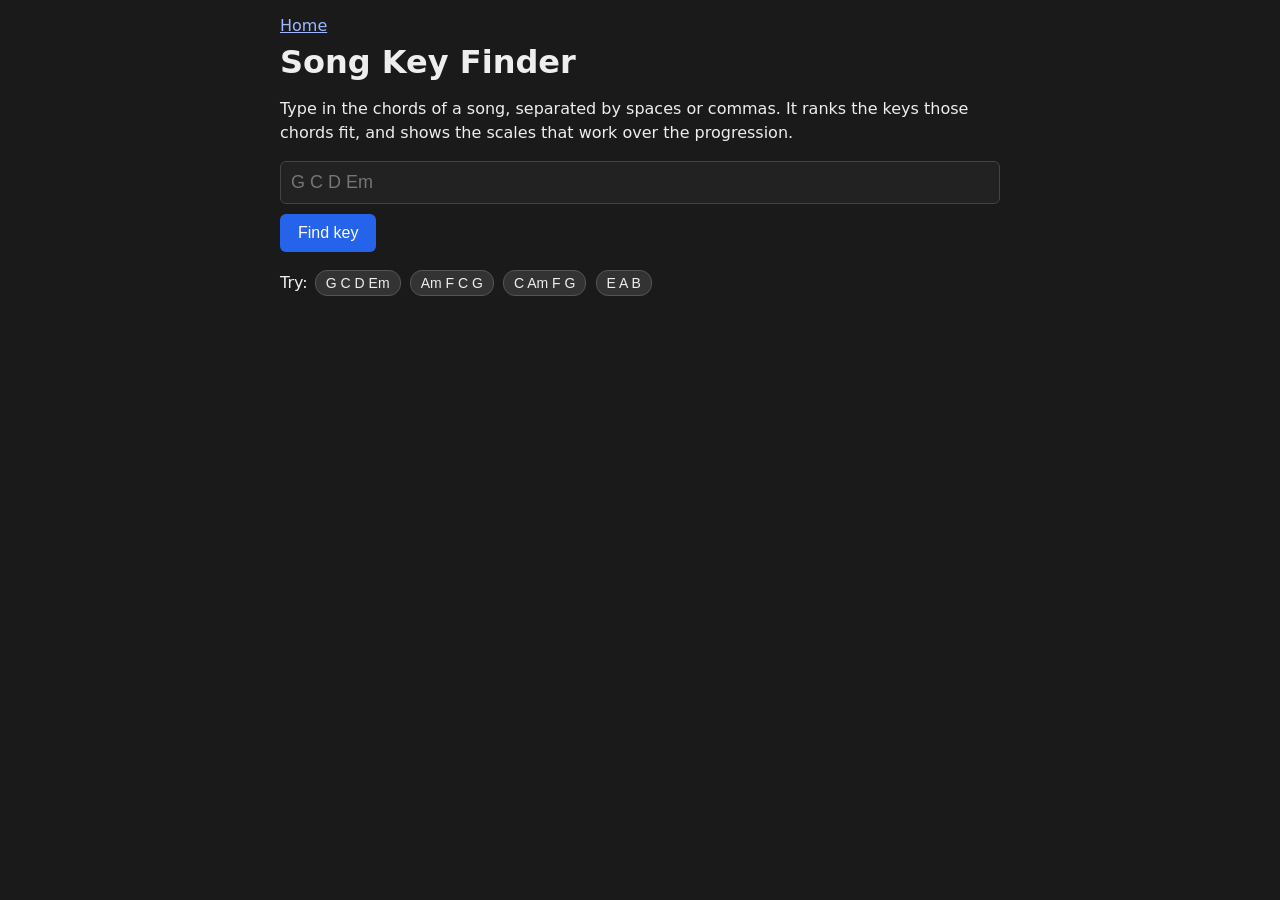
<file: song-key-finder.html>
<!DOCTYPE html>
<html lang="en">
<head>
<meta charset="utf-8">
<meta name="viewport" content="width=device-width, initial-scale=1">
<title>Song Key Finder</title>
<style>
  body { background: #1a1a1a; color: #eee; font-family: system-ui, -apple-system, sans-serif; max-width: 720px; margin: 0 auto; padding: 16px; }
  a { color: #9db8ff; }
  h1 { margin: 8px 0; }
  p { line-height: 1.5; }
  #chordInput { width: 100%; box-sizing: border-box; font-size: 18px; padding: 10px; background: #222; color: #eee; border: 1px solid #444; border-radius: 6px; }
  #findBtn { font-size: 16px; padding: 10px 18px; margin-top: 10px; background: #2563eb; color: #fff; border: none; border-radius: 6px; cursor: pointer; }
  .ex { font-size: 14px; padding: 4px 10px; margin: 2px; background: #333; color: #eee; border: 1px solid #555; border-radius: 12px; cursor: pointer; }
  .keyrow { border: 1px solid #444; border-radius: 8px; padding: 10px 12px; margin: 8px 0; cursor: pointer; }
  .keyrow.selected { border-color: #2563eb; background: #1e2a4a; }
  .keyrow .fit { font-weight: bold; }
  .miss { color: #f0a0a0; }
  .degrees { color: #ccc; }
  .scale { margin: 10px 0; }
  .scale b { display: inline-block; min-width: 190px; }
  .muted { color: #aaa; }
  .warn { color: #f0c060; }
  .fretrow { display: flex; }
  .fnum { flex: 1; text-align: center; color: #aaa; font-size: 12px; }
  .gutter { width: 28px; flex: none; }
  .srow { display: flex; }
  .srow.stringrow { position: relative; }
  .srow.stringrow::after { content: ''; position: absolute; left: 28px; right: 0; top: 50%; height: var(--sh); background: #888; transform: translateY(-50%); }
  .stringlabel { text-align: center; font-weight: bold; color: #ddd; line-height: 30px; border-radius: 4px; }
  .stringlabel.lit { background: #2563eb; color: #fff; }
  .stringlabel.root { background: #d62728; color: #fff; }
  .cell { flex: 1; height: 30px; border-right: 1px solid #555; background: #222; position: relative; }
  .cell.nut { border-left: 4px solid #e8e8e8; }
  .dot { position: absolute; left: 50%; top: 50%; transform: translate(-50%, -50%); width: 22px; height: 22px; border-radius: 50%; background: #2563eb; color: #fff; font-size: 11px; display: flex; align-items: center; justify-content: center; z-index: 1; }
  .dot.root { background: #d62728; }
  .neckmode { font-size: 14px; padding: 4px 12px; margin: 2px; background: #333; color: #eee; border: 1px solid #555; border-radius: 12px; cursor: pointer; }
  .neckmode.on { background: #2563eb; border-color: #2563eb; }
</style>
</head>
<body>
<a href="index.html">Home</a>
<h1>Song Key Finder</h1>
<p>Type in the chords of a song, separated by spaces or commas. It ranks the keys those chords fit, and shows the scales that work over the progression.</p>
<input id="chordInput" type="text" placeholder="G C D Em" autocomplete="off" spellcheck="false">
<button id="findBtn">Find key</button>
<p>Try:
  <button class="ex" data-chords="G C D Em">G C D Em</button>
  <button class="ex" data-chords="Am F C G">Am F C G</button>
  <button class="ex" data-chords="C Am F G">C Am F G</button>
  <button class="ex" data-chords="E A B">E A B</button>
</p>
<div id="parsed"></div>
<div id="neckWrap">
  <h2 id="neckTitle"></h2>
  <div id="neckToggle" style="display:none">
    <button class="neckmode on" data-mode="full">Key scale</button>
    <button class="neckmode" data-mode="pent">Pentatonic</button>
  </div>
  <div id="neckNumbers"></div>
  <div id="neckRows"></div>
</div>
<div id="results"></div>
<div id="scales"></div>
<script>
var LETTERS = ['C', 'D', 'E', 'F', 'G', 'A', 'B'];
var NATURAL_PC = { C: 0, D: 2, E: 4, F: 5, G: 7, A: 9, B: 11 };
var LETTER_INDEX = { C: 0, D: 1, E: 2, F: 3, G: 4, A: 5, B: 6 };

var MAJOR_KEYS = [
  { name: 'C', type: 'major', pc: 0, letter: 'C' },
  { name: 'G', type: 'major', pc: 7, letter: 'G' },
  { name: 'D', type: 'major', pc: 2, letter: 'D' },
  { name: 'A', type: 'major', pc: 9, letter: 'A' },
  { name: 'E', type: 'major', pc: 4, letter: 'E' },
  { name: 'B', type: 'major', pc: 11, letter: 'B' },
  { name: 'F#', type: 'major', pc: 6, letter: 'F' },
  { name: 'Db', type: 'major', pc: 1, letter: 'D' },
  { name: 'Ab', type: 'major', pc: 8, letter: 'A' },
  { name: 'Eb', type: 'major', pc: 3, letter: 'E' },
  { name: 'Bb', type: 'major', pc: 10, letter: 'B' },
  { name: 'F', type: 'major', pc: 5, letter: 'F' }
];
var MINOR_KEYS = [
  { name: 'A', type: 'minor', pc: 9, letter: 'A' },
  { name: 'E', type: 'minor', pc: 4, letter: 'E' },
  { name: 'B', type: 'minor', pc: 11, letter: 'B' },
  { name: 'F#', type: 'minor', pc: 6, letter: 'F' },
  { name: 'C#', type: 'minor', pc: 1, letter: 'C' },
  { name: 'G#', type: 'minor', pc: 8, letter: 'G' },
  { name: 'D#', type: 'minor', pc: 3, letter: 'D' },
  { name: 'Bb', type: 'minor', pc: 10, letter: 'B' },
  { name: 'F', type: 'minor', pc: 5, letter: 'F' },
  { name: 'C', type: 'minor', pc: 0, letter: 'C' },
  { name: 'G', type: 'minor', pc: 7, letter: 'G' },
  { name: 'D', type: 'minor', pc: 2, letter: 'D' }
];
var ALL_KEYS = MAJOR_KEYS.concat(MINOR_KEYS);

var MAJOR_DEGREES = [
  { off: 0, q: 'maj', num: 'I' },
  { off: 2, q: 'min', num: 'ii' },
  { off: 4, q: 'min', num: 'iii' },
  { off: 5, q: 'maj', num: 'IV' },
  { off: 7, q: 'maj', num: 'V' },
  { off: 9, q: 'min', num: 'vi' },
  { off: 11, q: 'dim', num: 'vii°' }
];
var MINOR_DEGREES = [
  { off: 0, q: 'min', num: 'i' },
  { off: 2, q: 'dim', num: 'ii°' },
  { off: 3, q: 'maj', num: 'III' },
  { off: 5, q: 'min', num: 'iv' },
  { off: 7, q: 'min', num: 'v' },
  { off: 8, q: 'maj', num: 'VI' },
  { off: 10, q: 'maj', num: 'VII' }
];

// Scale patterns as [semitone offset, letter step] pairs. Letter steps follow
// the scale degree, not the position, so pentatonics and blues spell right.
var MAJOR_PATTERN = [[0, 0], [2, 1], [4, 2], [5, 3], [7, 4], [9, 5], [11, 6]];
var MINOR_PATTERN = [[0, 0], [2, 1], [3, 2], [5, 3], [7, 4], [8, 5], [10, 6]];
var MAJOR_PENT_PATTERN = [[0, 0], [2, 1], [4, 2], [7, 4], [9, 5]];
var MINOR_PENT_PATTERN = [[0, 0], [3, 2], [5, 3], [7, 4], [10, 6]];
var BLUES_PATTERN = [[0, 0], [3, 2], [5, 3], [6, 4], [7, 4], [10, 6]];

function accidentalFor(letter, pc) {
  var diff = (pc - NATURAL_PC[letter] + 12) % 12;
  if (diff === 0) return '';
  if (diff === 1) return '#';
  if (diff === 11) return 'b';
  if (diff === 2) return 'x';
  if (diff === 10) return 'bb';
  return '?';
}

function parseChord(raw) {
  var t = raw.trim();
  if (!t) return null;
  var slash = t.indexOf('/');
  if (slash !== -1) t = t.slice(0, slash);
  var m = t.match(/^([A-Ga-g])([#b]?)(.*)$/);
  if (!m) return null;
  var letter = m[1].toUpperCase();
  var acc = m[2];
  var rest = m[3].replace(/\s+/g, '');
  var pc = (NATURAL_PC[letter] + (acc === '#' ? 1 : acc === 'b' ? -1 : 0) + 12) % 12;
  var rl = rest.toLowerCase();
  var quality;
  if (rl.indexOf('maj') === 0 || rest === 'M' || /^M[0-9]/.test(rest) || rest === 'Δ') quality = 'maj';
  else if (rl.indexOf('dim') === 0 || rl.charAt(0) === '°') quality = 'dim';
  else if (rl.indexOf('aug') === 0 || rl.charAt(0) === '+') quality = 'aug';
  else if (rl.indexOf('ø') !== -1 || rl === 'm7b5') quality = 'dim';
  else if (rl.indexOf('sus') !== -1 || rl === '5') quality = 'sus';
  else if (rl.charAt(0) === 'm' || rl.charAt(0) === '-') quality = 'min';
  else quality = 'maj';
  return { display: t, pc: pc, quality: quality };
}

function degreeFor(key, chord) {
  var off = (chord.pc - key.pc + 12) % 12;
  var degrees = key.type === 'major' ? MAJOR_DEGREES : MINOR_DEGREES;
  var i;
  if (chord.quality === 'sus') {
    for (i = 0; i < degrees.length; i++) {
      if (degrees[i].off === off) return degrees[i].num + ' (sus)';
    }
    return null;
  }
  for (i = 0; i < degrees.length; i++) {
    if (degrees[i].off === off && degrees[i].q === chord.quality) return degrees[i].num;
  }
  if (key.type === 'minor' && off === 7 && chord.quality === 'maj') return 'V (harmonic minor)';
  return null;
}

function scoreKeys(parsed) {
  var seen = {};
  var uniq = [];
  var tonicCount = {};
  var i;
  parsed.forEach(function (c) {
    var k = c.pc + '|' + c.quality;
    if (!seen[k]) { seen[k] = true; uniq.push(c); }
    tonicCount[c.pc] = (tonicCount[c.pc] || 0) + 1;
  });
  var firstPc = parsed.length ? parsed[0].pc : -1;
  var results = ALL_KEYS.map(function (key) {
    var fits = [];
    var misses = [];
    uniq.forEach(function (c) {
      var deg = degreeFor(key, c);
      if (deg) fits.push({ chord: c, degree: deg });
      else misses.push(c);
    });
    return {
      key: key,
      fits: fits,
      misses: misses,
      firstIsTonic: firstPc === key.pc,
      tonicCount: tonicCount[key.pc] || 0
    };
  });
  results.sort(function (a, b) {
    if (b.fits.length !== a.fits.length) return b.fits.length - a.fits.length;
    if ((b.firstIsTonic ? 1 : 0) !== (a.firstIsTonic ? 1 : 0)) return (b.firstIsTonic ? 1 : 0) - (a.firstIsTonic ? 1 : 0);
    if (b.tonicCount !== a.tonicCount) return b.tonicCount - a.tonicCount;
    if (a.key.type !== b.key.type) return a.key.type === 'major' ? -1 : 1;
    return 0;
  });
  return { unique: uniq, results: results };
}

function spellScale(pc, letter, pattern) {
  var base = LETTER_INDEX[letter];
  var names = pattern.map(function (step) {
    var l = LETTERS[(base + step[1]) % 7];
    var target = (pc + step[0]) % 12;
    return l + accidentalFor(l, target);
  });
  return names;
}

function relMinor(key) {
  var letter = LETTERS[(LETTER_INDEX[key.letter] + 5) % 7];
  var pc = (key.pc + 9) % 12;
  return { name: letter + accidentalFor(letter, pc), pc: pc, letter: letter };
}

function relMajor(key) {
  var letter = LETTERS[(LETTER_INDEX[key.letter] + 2) % 7];
  var pc = (key.pc + 3) % 12;
  return { name: letter + accidentalFor(letter, pc), pc: pc, letter: letter };
}

function scalesForKey(key) {
  var out = [];
  if (key.type === 'major') {
    var rel = relMinor(key);
    out.push({ name: key.name + ' major', notes: spellScale(key.pc, key.letter, MAJOR_PATTERN) });
    out.push({ name: key.name + ' major pentatonic', notes: spellScale(key.pc, key.letter, MAJOR_PENT_PATTERN) });
    out.push({ name: rel.name + ' minor pentatonic', notes: spellScale(rel.pc, rel.letter, MINOR_PENT_PATTERN), note: 'same notes as ' + key.name + ' major pentatonic, different home base' });
    out.push({ name: rel.name + ' blues', notes: spellScale(rel.pc, rel.letter, BLUES_PATTERN), note: 'adds the flat 5 for color' });
  } else {
    var relM = relMajor(key);
    out.push({ name: key.name + ' natural minor', notes: spellScale(key.pc, key.letter, MINOR_PATTERN) });
    out.push({ name: key.name + ' minor pentatonic', notes: spellScale(key.pc, key.letter, MINOR_PENT_PATTERN) });
    out.push({ name: key.name + ' blues', notes: spellScale(key.pc, key.letter, BLUES_PATTERN) });
    out.push({ name: relM.name + ' major pentatonic', notes: spellScale(relM.pc, relM.letter, MAJOR_PENT_PATTERN), note: 'same notes as ' + key.name + ' minor pentatonic, different home base' });
  }
  return out;
}

function isRelativePair(a, b) {
  if (a.type === b.type) return false;
  return (a.pc + 9) % 12 === b.pc || (b.pc + 9) % 12 === a.pc;
}

var STRING_NAMES = ['E', 'B', 'G', 'D', 'A', 'E'];
var OPEN_MIDI = [64, 59, 55, 50, 45, 40];

function scalePcs(pc, pattern) {
  return pattern.map(function (step) { return (pc + step[0]) % 12; });
}

function neckCellLabel(s, f, key, pattern) {
  var pc = (OPEN_MIDI[s] + f) % 12;
  var pcs = scalePcs(key.pc, pattern);
  var idx = pcs.indexOf(pc);
  if (idx === -1) return null;
  var spelled = spellScale(key.pc, key.letter, pattern);
  return spelled[idx];
}

if (typeof document !== 'undefined') {
  var input = document.getElementById('chordInput');
  var parsedEl = document.getElementById('parsed');
  var resultsEl = document.getElementById('results');
  var scalesEl = document.getElementById('scales');
  var neckTitleEl = document.getElementById('neckTitle');
  var neckToggleEl = document.getElementById('neckToggle');
  var neckNumbersEl = document.getElementById('neckNumbers');
  var neckRowsEl = document.getElementById('neckRows');
  var current = null;
  var selectedKey = null;
  var neckMode = 'full';

  function renderScales(key) {
    var scales = scalesForKey(key);
    var html = '<h2>Scales to try in ' + key.name + ' ' + key.type + '</h2>';
    scales.forEach(function (s) {
      html += '<div class="scale"><b>' + s.name + ':</b> ' + s.notes.join(' ') + (s.note ? ' <span class="muted">(' + s.note + ')</span>' : '') + '</div>';
    });
    scalesEl.innerHTML = html;
  }

  function neckPatternFor(key) {
    if (neckMode === 'pent') return key.type === 'major' ? MAJOR_PENT_PATTERN : MINOR_PENT_PATTERN;
    return key.type === 'major' ? MAJOR_PATTERN : MINOR_PATTERN;
  }

  function patternNameFor(key) {
    if (neckMode === 'pent') return key.type === 'major' ? 'major pentatonic' : 'minor pentatonic';
    return key.type === 'major' ? 'major scale' : 'natural minor scale';
  }

  function renderNeck() {
    if (!selectedKey) {
      neckTitleEl.textContent = '';
      neckToggleEl.style.display = 'none';
      neckNumbersEl.innerHTML = '';
      neckRowsEl.innerHTML = '';
      return;
    }
    var pattern = neckPatternFor(selectedKey);
    neckTitleEl.textContent = 'Neck: ' + selectedKey.name + ' ' + patternNameFor(selectedKey);
    neckToggleEl.style.display = 'block';
    var nums = '<div class="fretrow"><div class="gutter"></div>';
    var f;
    for (f = 1; f <= 12; f++) nums += '<div class="fnum">' + f + '</div>';
    nums += '</div>';
    neckNumbersEl.innerHTML = nums;
    var rowsHtml = '';
    var s;
    for (s = 0; s < 6; s++) {
      var openPc = OPEN_MIDI[s] % 12;
      var openLabel = neckCellLabel(s, 0, selectedKey, pattern);
      rowsHtml += '<div class="srow stringrow" style="--sh:' + [1, 1, 2, 2, 3, 3][s] + 'px">';
      rowsHtml += '<div class="gutter stringlabel' + (openLabel ? (openPc === selectedKey.pc ? ' root' : ' lit') : '') + '">' + STRING_NAMES[s] + '</div>';
      for (f = 1; f <= 12; f++) {
        var label = neckCellLabel(s, f, selectedKey, pattern);
        var pc = (OPEN_MIDI[s] + f) % 12;
        rowsHtml += '<div class="cell' + (f === 1 ? ' nut' : '') + '">';
        if (label) rowsHtml += '<div class="dot' + (pc === selectedKey.pc ? ' root' : '') + '">' + label + '</div>';
        rowsHtml += '</div>';
      }
      rowsHtml += '</div>';
    }
    neckRowsEl.innerHTML = rowsHtml;
  }

  var neckToggleBtns = document.querySelectorAll('.neckmode');
  neckToggleBtns.forEach(function (b) {
    b.addEventListener('click', function () {
      neckMode = b.dataset.mode;
      neckToggleBtns.forEach(function (b2) { b2.classList.toggle('on', b2 === b); });
      renderNeck();
    });
  });

  function analyze() {
    var tokens = input.value.split(/[\s,;]+/).filter(function (t) { return t; });
    var parsed = [];
    var unread = [];
    tokens.forEach(function (t) {
      var c = parseChord(t);
      if (c) parsed.push(c);
      else unread.push(t);
    });
    if (!parsed.length) {
      parsedEl.innerHTML = '';
      resultsEl.innerHTML = tokens.length ? '<p class="warn">Could not read: ' + unread.join(', ') + '</p>' : '<p class="muted">Type some chords above, or try an example.</p>';
      scalesEl.innerHTML = '';
      current = null;
      selectedKey = null;
      renderNeck();
      return;
    }
    var scored = scoreKeys(parsed);
    var total = scored.unique.length;
    parsedEl.innerHTML = '<p>Chords: ' + scored.unique.map(function (c) { return c.display; }).join(', ') + (unread.length ? ' <span class="warn">(could not read: ' + unread.join(', ') + ')</span>' : '') + '</p>';
    var top = scored.results.slice(0, 6);
    var html = '<h2>Best fits</h2>';
    top.forEach(function (r, idx) {
      html += '<div class="keyrow' + (idx === 0 ? ' selected' : '') + '" data-idx="' + idx + '">';
      html += '<span class="fit">' + r.key.name + ' ' + r.key.type + '</span> ' + r.fits.length + ' of ' + total + ' fit';
      if (r.fits.length) {
        html += '<div class="degrees">' + r.fits.map(function (f) { return f.chord.display + ' = ' + f.degree; }).join(', ') + '</div>';
      }
      if (r.misses.length) {
        html += '<div class="miss">Does not fit: ' + r.misses.map(function (c) { return c.display; }).join(', ') + '</div>';
      }
      html += '</div>';
    });
    if (top.length > 1 && top[0].fits.length === top[1].fits.length && isRelativePair(top[0].key, top[1].key)) {
      html += '<p class="muted">Note: ' + top[0].key.name + ' ' + top[0].key.type + ' and ' + top[1].key.name + ' ' + top[1].key.type + ' tie because they share the same notes. The first chord is usually the home base.</p>';
    }
    resultsEl.innerHTML = html;
    current = top;
    selectedKey = top[0].key;
    renderScales(top[0].key);
    renderNeck();
    var rows = resultsEl.querySelectorAll('.keyrow');
    rows.forEach(function (row) {
      row.addEventListener('click', function () {
        rows.forEach(function (r2) { r2.classList.remove('selected'); });
        row.classList.add('selected');
        selectedKey = current[parseInt(row.dataset.idx, 10)].key;
        renderScales(selectedKey);
        renderNeck();
      });
    });
  }

  document.getElementById('findBtn').addEventListener('click', analyze);
  input.addEventListener('input', analyze);
  var exs = document.querySelectorAll('.ex');
  exs.forEach(function (b) {
    b.addEventListener('click', function () {
      input.value = b.dataset.chords;
      analyze();
    });
  });
}
</script>
</body>
</html>
</file>
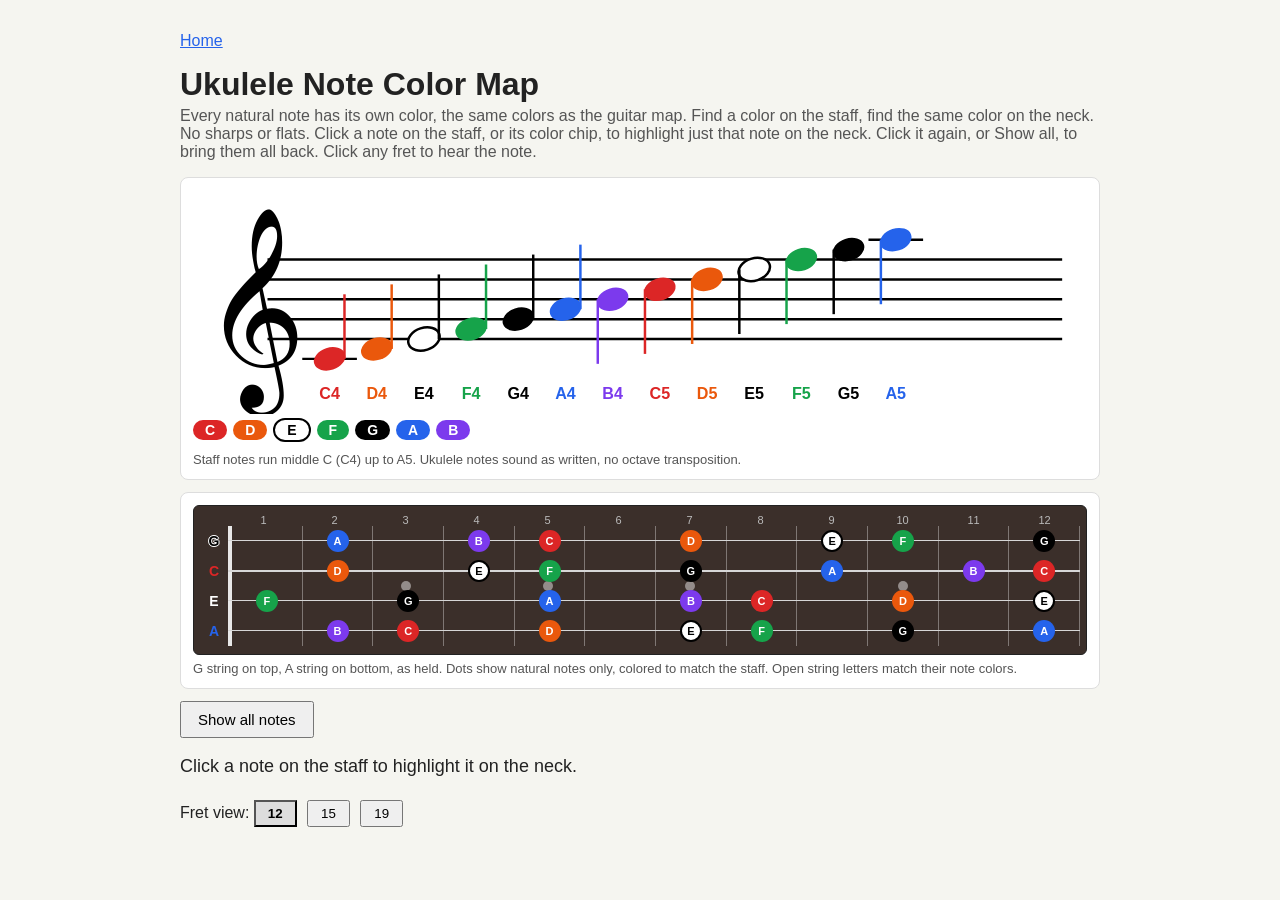
<file: ukulele-note-color-map.html>
<!DOCTYPE html>
<html lang="en">
<head>
<meta charset="utf-8">
<meta name="viewport" content="width=device-width, initial-scale=1">
<title>Ukulele Note Color Map</title>
<style>
  body { font-family: -apple-system, "Segoe UI", Helvetica, Arial, sans-serif; max-width: 920px; margin: 0 auto; padding: 16px; background: #f5f5f0; color: #222; }
  a { color: #2563eb; }
  h1 { margin: 8px 0 4px; }
  .sub { color: #555; margin-top: 0; }
  .card { background: #fff; border: 1px solid #ddd; border-radius: 8px; padding: 12px; margin: 12px 0; }
  #staff { width: 100%; height: auto; display: block; background: #fff; }
  #staff .staffnote { cursor: pointer; }
  #staff .staffnote.dim { opacity: 0.15; }
  .chip { display: inline-block; color: #fff; padding: 2px 12px; border-radius: 12px; margin: 4px 6px 4px 0; font-weight: bold; font-size: 14px; cursor: pointer; }
  .chip.dim { opacity: 0.3; }
  button.action { padding: 8px 16px; font-size: 15px; margin-right: 8px; cursor: pointer; }
  #status { font-size: 18px; min-height: 26px; }
  .fretbtn { padding: 4px 12px; margin-right: 6px; cursor: pointer; }
  .fretbtn.active { font-weight: bold; background: #ddd; }
  .srow { display: flex; align-items: stretch; }
  .gutter { width: 28px; flex: none; display: flex; align-items: center; justify-content: center; font-weight: bold; color: #ddd; }
  .fnum { flex: 1; text-align: center; font-size: 11px; color: #bbb; }
  .cell { flex: 1; height: 30px; border-right: 1px solid rgba(255,255,255,0.35); position: relative; cursor: pointer; box-sizing: border-box; }
  .cell.nut { border-left: 4px solid #e8e8e8; }
  .stringname { width: 28px; flex: none; background: transparent; border: none; color: #ddd; font-weight: bold; font-size: 14px; cursor: pointer; padding: 0; border-radius: 4px; }
  .cell .dot { position: absolute; left: 50%; top: 50%; transform: translate(-50%, -50%); width: 22px; height: 22px; border-radius: 50%; color: #fff; font-size: 11px; display: flex; align-items: center; justify-content: center; z-index: 2; font-weight: bold; box-sizing: border-box; }
  .cell .dot.dim { opacity: 0.15; }
  .srow.stringrow { position: relative; }
  .stringrow::after { content: ''; position: absolute; left: 28px; right: 0; top: 50%; height: var(--sh, 1px); margin-top: calc(var(--sh, 1px) * -0.5); background: #d7d7d7; z-index: 1; pointer-events: none; }
  #neckRows { position: relative; }
  #inlays { position: absolute; inset: 0; pointer-events: none; }
  .inlay-dot { position: absolute; width: 10px; height: 10px; border-radius: 50%; background: rgba(255,255,255,0.45); transform: translate(-50%, -50%); }
  .neckbox { background: #3b2f2a; border: 1px solid #222; border-radius: 6px; padding: 8px 6px; }
  .cap { color: #555; font-size: 13px; margin: 6px 0 0; }
</style>
</head>
<body>
<p><a href="index.html">Home</a></p>
<h1>Ukulele Note Color Map</h1>
<p class="sub">Every natural note has its own color, the same colors as the guitar map. Find a color on the staff, find the same color on the neck. No sharps or flats. Click a note on the staff, or its color chip, to highlight just that note on the neck. Click it again, or Show all, to bring them all back. Click any fret to hear the note.</p>

<div class="card" style="margin-top:0;">
  <svg id="staff" viewBox="0 0 720 180" xmlns="http://www.w3.org/2000/svg" role="img" aria-label="Treble staff">
    <line x1="60" y1="56" x2="700" y2="56" stroke="#000" stroke-width="2"/>
    <line x1="60" y1="72" x2="700" y2="72" stroke="#000" stroke-width="2"/>
    <line x1="60" y1="88" x2="700" y2="88" stroke="#000" stroke-width="2"/>
    <line x1="60" y1="104" x2="700" y2="104" stroke="#000" stroke-width="2"/>
    <line x1="60" y1="120" x2="700" y2="120" stroke="#000" stroke-width="2"/>
    <text x="8" y="142" font-size="140" font-family="Georgia, 'Times New Roman', 'Segoe UI Symbol', 'Noto Sans Symbols 2', serif">&#119070;</text>
    <g id="staffNotes"></g>
  </svg>
  <div id="legend"></div>
  <p class="cap">Staff notes run middle C (C4) up to A5. Ukulele notes sound as written, no octave transposition.</p>
</div>

<div class="card">
  <div class="neckbox">
    <div class="srow" id="fretNumbers"></div>
    <div id="neckRows"></div>
  </div>
  <p class="cap">G string on top, A string on bottom, as held. Dots show natural notes only, colored to match the staff. Open string letters match their note colors.</p>
</div>

<button class="action" id="showAllBtn">Show all notes</button>
<p id="status">Click a note on the staff to highlight it on the neck.</p>
<p>Fret view:
  <button class="fretbtn active" data-fretnum="12">12</button>
  <button class="fretbtn" data-fretnum="15">15</button>
  <button class="fretbtn" data-fretnum="19">19</button>
</p>

<script>
var SHARP_NAMES = ['C','C#','D','D#','E','F','F#','G','G#','A','A#','B'];
var DIATONIC = ['C','D','E','F','G','A','B'];
var NOTE_COLORS = { C: '#dc2626', D: '#ea580c', E: '#ffffff', F: '#16a34a', G: '#000000', A: '#2563eb', B: '#7c3aed' };
var NOTE_TEXT = { E: '#000000' }; // dark text on the white note
var NOTE_STROKE = { E: '#000000' }; // black border so the white note reads on white
var NOTE_OUTLINE = { G: '#ffffff' }; // white halo so the black letter reads on the dark neck
var OPEN_MIDI = [67, 60, 64, 69]; // G, C, E, A top to bottom as held; G4 is reentrant high G
var STRING_NAMES = ['G','C','E','A'];
var STAFF_TOP = 56, STEP_PX = 8;
var LOW_STEP = 0, HIGH_STEP = 12; // C4 (middle C) to A5

function stepToNote(step) {
  var name = DIATONIC[step % 7];
  var octave = 4 + Math.floor(step / 7);
  var pc = SHARP_NAMES.indexOf(name);
  var midi = 12 * (octave + 1) + pc;
  return { name: name, octave: octave, midi: midi, label: name + octave, step: step };
}
function cellMidi(s, f) { return OPEN_MIDI[s] + f; }
function cellName(s, f) { return SHARP_NAMES[cellMidi(s, f) % 12]; }
function cellOctave(s, f) { return Math.floor(cellMidi(s, f) / 12) - 1; }
function freqForMidi(m) { return 440 * Math.pow(2, (m - 69) / 12); }
function staffY(step) { return STAFF_TOP + (10 - step) * STEP_PX; }
function ledgerSteps(step) {
  var out = [];
  if (step <= 0) { for (var e = 0; e >= step; e -= 2) out.push(e); }
  if (step >= 12) { for (var e = 12; e <= step; e += 2) out.push(e); }
  return out;
}
function stemUp(step) { return step < 6; }

if (typeof document !== 'undefined') {
document.addEventListener('DOMContentLoaded', function () {
  var fretCount = 12;
  var isolated = null; // pitch class name, or null for show-all
  var actx = null;

  var staffNotes = document.getElementById('staffNotes');
  var legendEl = document.getElementById('legend');
  var statusEl = document.getElementById('status');

  function ensureAudio() {
    if (!actx) actx = new (window.AudioContext || window.webkitAudioContext)();
    if (actx.state === 'suspended') actx.resume();
  }
  function playMidi(midi, dur) {
    ensureAudio();
    dur = dur || 0.9;
    var t = actx.currentTime;
    var o = actx.createOscillator();
    var g = actx.createGain();
    o.type = 'triangle';
    o.frequency.value = freqForMidi(midi);
    g.gain.setValueAtTime(0.0001, t);
    g.gain.exponentialRampToValueAtTime(0.25, t + 0.02);
    g.gain.exponentialRampToValueAtTime(0.0001, t + dur);
    o.connect(g); g.connect(actx.destination);
    o.start(t); o.stop(t + dur + 0.05);
  }
  function svgEl(tag, attrs) {
    var el = document.createElementNS('http://www.w3.org/2000/svg', tag);
    for (var k in attrs) el.setAttribute(k, attrs[k]);
    return el;
  }
  function setStatus(text) { statusEl.textContent = text; }

  function renderStaff() {
    staffNotes.innerHTML = '';
    for (var step = LOW_STEP; step <= HIGH_STEP; step++) {
      var note = stepToNote(step);
      var color = NOTE_COLORS[note.name];
      var x = 110 + (step - LOW_STEP) * 38;
      var y = staffY(step);
      var grp = svgEl('g', { 'class': 'staffnote', 'data-pc': note.name });
      ledgerSteps(step).forEach(function (ls) {
        var ly = staffY(ls);
        grp.appendChild(svgEl('line', { x1: x - 22, y1: ly, x2: x + 22, y2: ly, stroke: '#000', 'stroke-width': 2 }));
      });
      var headAttrs = { cx: x, cy: y, rx: 13, ry: 9, fill: color, transform: 'rotate(-18 ' + x + ' ' + y + ')' };
      if (NOTE_STROKE[note.name]) { headAttrs.stroke = NOTE_STROKE[note.name]; headAttrs['stroke-width'] = 2; }
      var head = svgEl('ellipse', headAttrs);
      grp.appendChild(head);
      var stemColor = NOTE_STROKE[note.name] || color;
      if (stemUp(step)) {
        grp.appendChild(svgEl('line', { x1: x + 12, y1: y, x2: x + 12, y2: y - 52, stroke: stemColor, 'stroke-width': 2 }));
      } else {
        grp.appendChild(svgEl('line', { x1: x - 12, y1: y, x2: x - 12, y2: y + 52, stroke: stemColor, 'stroke-width': 2 }));
      }
      var label = svgEl('text', { x: x, y: 168, 'text-anchor': 'middle', 'font-size': 13, fill: NOTE_TEXT[note.name] || color, 'font-weight': 'bold' });
      label.textContent = note.label;
      grp.appendChild(label);
      (function (n) {
        grp.addEventListener('click', function () { toggleIsolate(n.name); playMidi(n.midi); });
      })(note);
      staffNotes.appendChild(grp);
    }
  }
  function renderLegend() {
    legendEl.innerHTML = '';
    DIATONIC.forEach(function (name) {
      var chip = document.createElement('span');
      chip.className = 'chip';
      chip.style.background = NOTE_COLORS[name];
      if (NOTE_TEXT[name]) chip.style.color = NOTE_TEXT[name];
      if (NOTE_STROKE[name]) chip.style.border = '2px solid ' + NOTE_STROKE[name];
      chip.textContent = name;
      chip.dataset.pc = name;
      chip.addEventListener('click', function () { toggleIsolate(name); });
      legendEl.appendChild(chip);
    });
  }
  function applyIsolation() {
    document.querySelectorAll('#staffNotes .staffnote').forEach(function (g) {
      g.classList.toggle('dim', !!isolated && g.dataset.pc !== isolated);
    });
    document.querySelectorAll('#legend .chip').forEach(function (c) {
      c.classList.toggle('dim', !!isolated && c.dataset.pc !== isolated);
    });
    document.querySelectorAll('#neckRows .dot').forEach(function (d) {
      d.classList.toggle('dim', !!isolated && d.dataset.pc !== isolated);
    });
    if (isolated) {
      setStatus('Showing only ' + isolated + ' on the neck. Click the ' + isolated + ' again, or Show all, to bring them all back.');
    } else {
      setStatus('Click a note on the staff to highlight it on the neck.');
    }
  }
  function toggleIsolate(name) {
    isolated = (isolated === name) ? null : name;
    applyIsolation();
  }
  function renderNeckDots() {
    document.querySelectorAll('#neckRows .cell').forEach(function (cell) {
      var s = parseInt(cell.dataset.string, 10);
      var f = parseInt(cell.dataset.fret, 10);
      var name = cellName(s, f);
      if (name.indexOf('#') !== -1) return;
      var dot = document.createElement('div');
      dot.className = 'dot';
      dot.style.background = NOTE_COLORS[name];
      if (NOTE_TEXT[name]) dot.style.color = NOTE_TEXT[name];
      if (NOTE_STROKE[name]) dot.style.border = '2px solid ' + NOTE_STROKE[name];
      dot.textContent = name;
      dot.dataset.pc = name;
      cell.appendChild(dot);
    });
    applyIsolation();
  }
  function buildNeck() {
    var numbers = document.getElementById('fretNumbers');
    numbers.innerHTML = '';
    var gutter = document.createElement('div');
    gutter.className = 'gutter';
    numbers.appendChild(gutter);
    for (var f = 1; f <= fretCount; f++) {
      var fn = document.createElement('div');
      fn.className = 'fnum';
      fn.textContent = f;
      numbers.appendChild(fn);
    }
    var rowsEl = document.getElementById('neckRows');
    rowsEl.innerHTML = '';
    var inlays = document.createElement('div');
    inlays.id = 'inlays';
    rowsEl.appendChild(inlays);
    for (var s = 0; s < 4; s++) {
      var row = document.createElement('div');
      row.className = 'srow stringrow';
      row.style.setProperty('--sh', [1, 2, 1, 1][s] + 'px');
      var g = document.createElement('button');
      g.className = 'stringname';
      g.textContent = STRING_NAMES[s];
      g.style.color = NOTE_COLORS[STRING_NAMES[s]];
      if (NOTE_OUTLINE[STRING_NAMES[s]]) {
        var oc = NOTE_OUTLINE[STRING_NAMES[s]];
        g.style.textShadow = '1px 0 0 ' + oc + ', -1px 0 0 ' + oc + ', 0 1px 0 ' + oc + ', 0 -1px 0 ' + oc;
      }
      g.dataset.string = s;
      (function (ss, gg) {
        gg.addEventListener('click', function () { onNeckClick(ss, 0, gg); });
      })(s, g);
      row.appendChild(g);
      for (var fr = 1; fr <= fretCount; fr++) {
        (function (ss, ff) {
          var cell = document.createElement('div');
          cell.className = 'cell' + (ff === 1 ? ' nut' : '');
          cell.dataset.string = ss;
          cell.dataset.fret = ff;
          cell.addEventListener('click', function () { onNeckClick(ss, ff, cell); });
          row.appendChild(cell);
        })(s, fr);
      }
      rowsEl.appendChild(row);
    }
    placeInlays();
    renderNeckDots();
  }
  function placeInlays() {
    var rowsEl = document.getElementById('neckRows');
    var inlays = document.getElementById('inlays');
    if (!rowsEl || !inlays) return;
    var w = rowsEl.clientWidth;
    var h = rowsEl.clientHeight;
    var cellW = (w - 28) / fretCount;
    var markers = [3, 5, 7, 10, 12, 15, 17, 19];
    inlays.innerHTML = '';
    markers.forEach(function (mf) {
      if (mf > fretCount) return;
      var x = 28 + (mf - 0.5) * cellW;
      var ys = mf === 12 ? [h / 2 - 15, h / 2 + 15] : [h / 2];
      ys.forEach(function (y) {
        var d = document.createElement('div');
        d.className = 'inlay-dot';
        d.style.left = x + 'px';
        d.style.top = y + 'px';
        inlays.appendChild(d);
      });
    });
  }
  window.addEventListener('resize', placeInlays);
  function onNeckClick(s, f, el) {
    var midi = cellMidi(s, f);
    var name = cellName(s, f);
    var octave = cellOctave(s, f);
    setStatus('Note: ' + name + octave + (name.indexOf('#') === -1 ? ' (natural)' : ' (sharp, no dot shown)'));
    playMidi(midi);
  }

  document.getElementById('showAllBtn').addEventListener('click', function () {
    isolated = null;
    applyIsolation();
  });
  document.querySelectorAll('.fretbtn').forEach(function (btn) {
    btn.addEventListener('click', function () {
      document.querySelectorAll('.fretbtn').forEach(function (b) { b.classList.remove('active'); });
      btn.classList.add('active');
      fretCount = parseInt(btn.dataset.fretnum, 10);
      buildNeck();
    });
  });

  renderStaff();
  renderLegend();
  buildNeck();
});
}
</script>
</body>
</html>
</file>
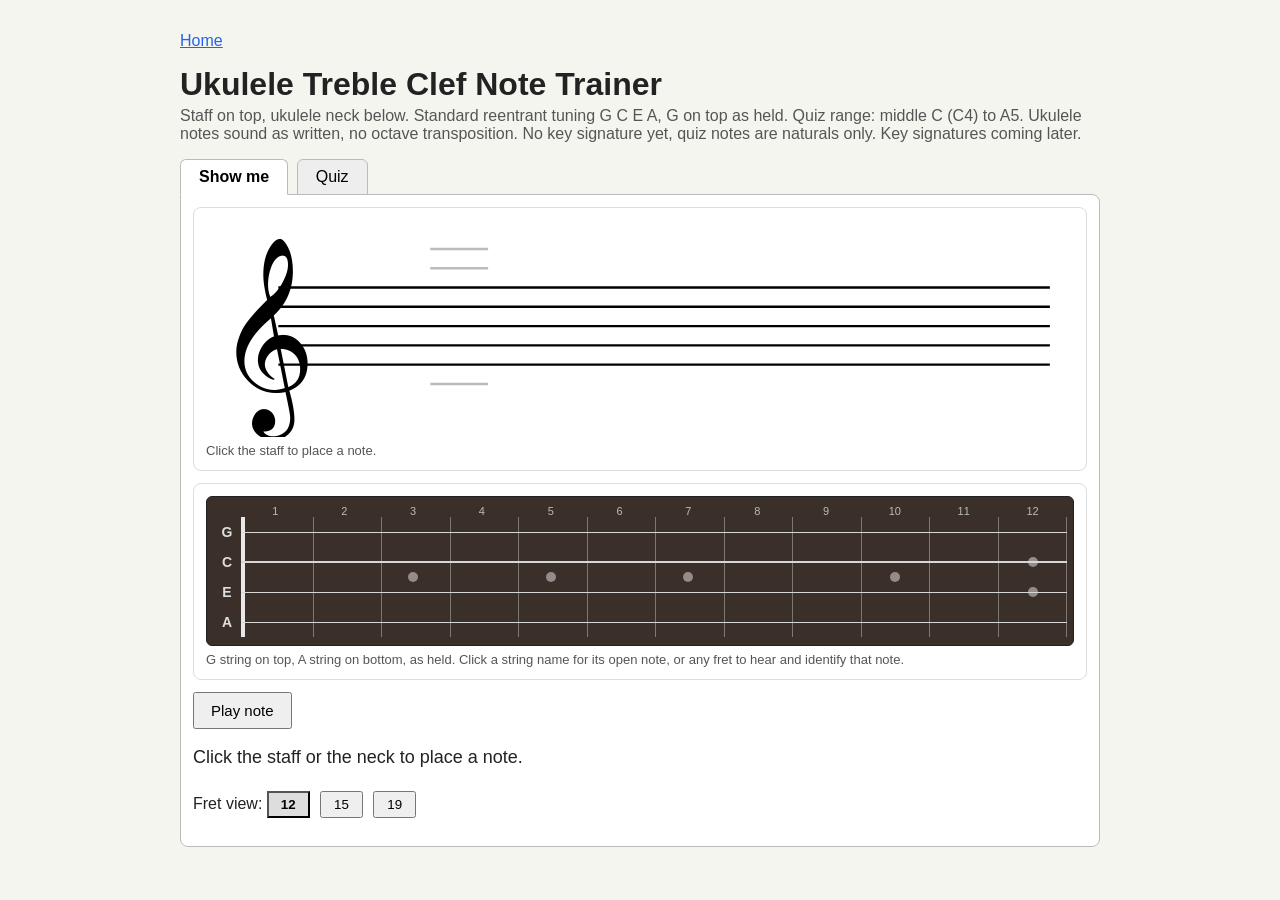
<file: ukulele-note-trainer.html>
<!DOCTYPE html>
<html lang="en">
<head>
<meta charset="utf-8">
<meta name="viewport" content="width=device-width, initial-scale=1">
<title>Ukulele Treble Clef Note Trainer</title>
<style>
  body { font-family: -apple-system, "Segoe UI", Helvetica, Arial, sans-serif; max-width: 920px; margin: 0 auto; padding: 16px; background: #f5f5f0; color: #222; }
  a { color: #2563eb; }
  h1 { margin: 8px 0 4px; }
  .sub { color: #555; margin-top: 0; }
  .card { background: #fff; border: 1px solid #ddd; border-radius: 8px; padding: 12px; margin: 12px 0; }
  #staff { width: 100%; height: auto; display: block; cursor: pointer; background: #fff; }
  .tab { padding: 8px 18px; font-size: 16px; border: 1px solid #bbb; background: #eee; cursor: pointer; border-radius: 6px 6px 0 0; margin-right: 4px; }
  .tab.active { background: #fff; border-bottom-color: #fff; font-weight: bold; }
  .tabs { margin-top: 16px; }
  .tabpanels { border: 1px solid #bbb; border-radius: 0 8px 8px 8px; background: #fff; padding: 12px; margin-top: -1px; }
  button.action { padding: 8px 16px; font-size: 15px; margin-right: 8px; cursor: pointer; }
  #status { font-size: 18px; min-height: 26px; }
  #scoreboard { font-size: 16px; }
  .fretbtn { padding: 4px 12px; margin-right: 6px; cursor: pointer; }
  .fretbtn.active { font-weight: bold; background: #ddd; }
  .srow { display: flex; align-items: stretch; }
  .gutter { width: 28px; flex: none; display: flex; align-items: center; justify-content: center; font-weight: bold; color: #ddd; }
  .fnum { flex: 1; text-align: center; font-size: 11px; color: #bbb; }
  .cell { flex: 1; height: 30px; border-right: 1px solid rgba(255,255,255,0.35); position: relative; cursor: pointer; box-sizing: border-box; }
  .cell.nut { border-left: 4px solid #e8e8e8; }
  .stringname { width: 28px; flex: none; background: transparent; border: none; color: #ddd; font-weight: bold; font-size: 14px; cursor: pointer; padding: 0; border-radius: 4px; }
  .stringname.lit { background: #2563eb; color: #fff; }
  .stringname.green { background: #16a34a; color: #fff; }
  .stringname.flash-red { background: rgba(220,38,38,0.55); }
  .cell .dot { position: absolute; left: 50%; top: 50%; transform: translate(-50%, -50%); width: 22px; height: 22px; border-radius: 50%; background: #2563eb; color: #fff; font-size: 11px; display: flex; align-items: center; justify-content: center; z-index: 2; }
  .cell .dot.green { background: #16a34a; }
  .cell.flash-red { background: rgba(220,38,38,0.55); }
  .srow.stringrow { position: relative; }
  .stringrow::after { content: ''; position: absolute; left: 28px; right: 0; top: 50%; height: var(--sh, 1px); margin-top: calc(var(--sh, 1px) * -0.5); background: #d7d7d7; z-index: 1; pointer-events: none; }
  #neckRows { position: relative; }
  #inlays { position: absolute; inset: 0; pointer-events: none; }
  .inlay-dot { position: absolute; width: 10px; height: 10px; border-radius: 50%; background: rgba(255,255,255,0.45); transform: translate(-50%, -50%); }
  .neckbox { background: #3b2f2a; border: 1px solid #222; border-radius: 6px; padding: 8px 6px; }
  .cap { color: #555; font-size: 13px; margin: 6px 0 0; }
</style>
</head>
<body>
<p><a href="index.html">Home</a></p>
<h1>Ukulele Treble Clef Note Trainer</h1>
<p class="sub">Staff on top, ukulele neck below. Standard reentrant tuning G C E A, G on top as held. Quiz range: middle C (C4) to A5. Ukulele notes sound as written, no octave transposition. No key signature yet, quiz notes are naturals only. Key signatures coming later.</p>

<div class="tabs">
  <button id="tabShow" class="tab active">Show me</button>
  <button id="tabQuiz" class="tab">Quiz</button>
</div>
<div class="tabpanels">
  <div class="card" style="margin-top:0;">
    <svg id="staff" viewBox="0 0 720 180" xmlns="http://www.w3.org/2000/svg" role="img" aria-label="Treble staff">
      <line x1="60" y1="56" x2="700" y2="56" stroke="#000" stroke-width="2"/>
      <line x1="60" y1="72" x2="700" y2="72" stroke="#000" stroke-width="2"/>
      <line x1="60" y1="88" x2="700" y2="88" stroke="#000" stroke-width="2"/>
      <line x1="60" y1="104" x2="700" y2="104" stroke="#000" stroke-width="2"/>
      <line x1="60" y1="120" x2="700" y2="120" stroke="#000" stroke-width="2"/>
      <line x1="186" y1="136" x2="234" y2="136" stroke="#bbb" stroke-width="2"/>
      <line x1="186" y1="40" x2="234" y2="40" stroke="#bbb" stroke-width="2"/>
      <line x1="186" y1="24" x2="234" y2="24" stroke="#bbb" stroke-width="2"/>
      <text x="8" y="142" font-size="140" font-family="Georgia, 'Times New Roman', 'Segoe UI Symbol', 'Noto Sans Symbols 2', serif">&#119070;</text>
      <g id="noteGroup"></g>
    </svg>
    <p class="cap" id="staffHint">Click the staff to place a note.</p>
  </div>

  <div class="card">
    <div class="neckbox">
      <div class="srow" id="fretNumbers"></div>
      <div id="neckRows"></div>
    </div>
    <p class="cap">G string on top, A string on bottom, as held. Click a string name for its open note, or any fret to hear and identify that note.</p>
  </div>

  <div id="showControls">
    <button class="action" id="playShowBtn">Play note</button>
  </div>
  <div id="quizControls" hidden>
    <button class="action" id="hearBtn">Hear it again</button>
    <button class="action" id="newNoteBtn">New note</button>
    <span id="scoreboard"></span>
  </div>

  <p id="status">Click the staff or the neck to place a note.</p>
  <p>Fret view:
    <button class="fretbtn active" data-fretnum="12">12</button>
    <button class="fretbtn" data-fretnum="15">15</button>
    <button class="fretbtn" data-fretnum="19">19</button>
  </p>
</div>

<script>
var SHARP_NAMES = ['C','C#','D','D#','E','F','F#','G','G#','A','A#','B'];
var DIATONIC = ['C','D','E','F','G','A','B'];
var OPEN_MIDI = [67, 60, 64, 69]; // G, C, E, A top to bottom as held; G4 is reentrant high G
var STRING_NAMES = ['G','C','E','A'];
var STAFF_TOP = 56, STEP_PX = 8, NOTE_X = 210;
var LOW_STEP = 0, HIGH_STEP = 12; // C4 (middle C) to A5

function stepToNote(step) {
  var name = DIATONIC[step % 7];
  var octave = 4 + Math.floor(step / 7);
  var pc = SHARP_NAMES.indexOf(name);
  var midi = 12 * (octave + 1) + pc;
  return { name: name, octave: octave, midi: midi, label: name + octave, step: step };
}
function cellMidi(s, f) { return OPEN_MIDI[s] + f; }
function cellName(s, f) { return SHARP_NAMES[cellMidi(s, f) % 12]; }
function cellOctave(s, f) { return Math.floor(cellMidi(s, f) / 12) - 1; }
function freqForMidi(m) { return 440 * Math.pow(2, (m - 69) / 12); }
function staffY(step) { return STAFF_TOP + (10 - step) * STEP_PX; }
function ledgerSteps(step) {
  var out = [];
  if (step <= 0) { for (var e = 0; e >= step; e -= 2) out.push(e); }
  if (step >= 12) { for (var e = 12; e <= step; e += 2) out.push(e); }
  return out;
}
function stemUp(step) { return step < 6; }
function stepForMidi(midi) {
  var pc = midi % 12;
  var name = SHARP_NAMES[pc];
  var octave = Math.floor(midi / 12) - 1;
  var natural = name.replace('#', '');
  var diatonicIdx = DIATONIC.indexOf(natural);
  var step = (octave - 4) * 7 + diatonicIdx;
  return { step: step, sharp: name.indexOf('#') !== -1, name: name, octave: octave };
}
function displayStepForNeckMidi(midi) {
  // Ukulele sounds as written: no octave transposition (unlike guitar).
  return stepForMidi(midi);
}

if (typeof document !== 'undefined') {
document.addEventListener('DOMContentLoaded', function () {
  var mode = 'show';
  var fretCount = 12;
  var showNote = null; // {name, octave, midi, step, sharp}
  var quizTarget = null;
  var quizScore = 0, quizStreak = 0, quizSolved = false, prevTargetStep = -1;
  var actx = null;

  var staffSvg = document.getElementById('staff');
  var noteGroup = document.getElementById('noteGroup');
  var statusEl = document.getElementById('status');
  var staffHint = document.getElementById('staffHint');
  var scoreboard = document.getElementById('scoreboard');

  function ensureAudio() {
    if (!actx) actx = new (window.AudioContext || window.webkitAudioContext)();
    if (actx.state === 'suspended') actx.resume();
  }
  function playMidi(midi, dur) {
    ensureAudio();
    dur = dur || 0.9;
    var t = actx.currentTime;
    var o = actx.createOscillator();
    var g = actx.createGain();
    o.type = 'triangle';
    o.frequency.value = freqForMidi(midi);
    g.gain.setValueAtTime(0.0001, t);
    g.gain.exponentialRampToValueAtTime(0.25, t + 0.02);
    g.gain.exponentialRampToValueAtTime(0.0001, t + dur);
    o.connect(g); g.connect(actx.destination);
    o.start(t); o.stop(t + dur + 0.05);
  }
  function playWrong() {
    ensureAudio();
    var t = actx.currentTime;
    var o = actx.createOscillator();
    var g = actx.createGain();
    o.type = 'sine';
    o.frequency.value = 130;
    g.gain.setValueAtTime(0.0001, t);
    g.gain.exponentialRampToValueAtTime(0.15, t + 0.02);
    g.gain.exponentialRampToValueAtTime(0.0001, t + 0.2);
    o.connect(g); g.connect(actx.destination);
    o.start(t); o.stop(t + 0.25);
  }

  function svgEl(tag, attrs) {
    var el = document.createElementNS('http://www.w3.org/2000/svg', tag);
    for (var k in attrs) el.setAttribute(k, attrs[k]);
    return el;
  }
  function ensureStaffHeight(step) {
    var need = staffY(step) + 24;
    var vb = staffSvg.viewBox.baseVal;
    if (vb && vb.height < need) {
      staffSvg.setAttribute('viewBox', '0 0 720 ' + need);
    }
  }
  function renderStaffNote(note) {
    noteGroup.innerHTML = '';
    if (!note) return;
    ensureStaffHeight(note.step);
    var y = staffY(note.step);
    ledgerSteps(note.step).forEach(function (ls) {
      var ly = staffY(ls);
      noteGroup.appendChild(svgEl('line', { x1: NOTE_X - 24, y1: ly, x2: NOTE_X + 24, y2: ly, stroke: '#000', 'stroke-width': 2 }));
    });
    if (note.sharp) {
      var acc = svgEl('text', { x: NOTE_X - 42, y: y + 12, 'font-size': 44, 'font-family': "Georgia, serif" });
      acc.textContent = '#';
      noteGroup.appendChild(acc);
    }
    var head = svgEl('ellipse', { cx: NOTE_X, cy: y, rx: 14, ry: 10, fill: '#000', transform: 'rotate(-18 ' + NOTE_X + ' ' + y + ')' });
    noteGroup.appendChild(head);
    if (stemUp(note.step)) {
      noteGroup.appendChild(svgEl('line', { x1: NOTE_X + 13, y1: y, x2: NOTE_X + 13, y2: y - 56, stroke: '#000', 'stroke-width': 2 }));
    } else {
      noteGroup.appendChild(svgEl('line', { x1: NOTE_X - 13, y1: y, x2: NOTE_X - 13, y2: y + 56, stroke: '#000', 'stroke-width': 2 }));
    }
  }
  function clearNeckLights() {
    document.querySelectorAll('#neckRows .dot').forEach(function (d) { d.remove(); });
    document.querySelectorAll('#neckRows .cell').forEach(function (c) { c.classList.remove('flash-red'); });
    document.querySelectorAll('#neckRows .stringname').forEach(function (b) { b.classList.remove('lit', 'green', 'flash-red'); });
  }
  function lightPitchClass(name, cls) {
    clearNeckLights();
    document.querySelectorAll('#neckRows .cell').forEach(function (cell) {
      var s = parseInt(cell.dataset.string, 10);
      var f = parseInt(cell.dataset.fret, 10);
      if (cellName(s, f) === name) {
        var dot = document.createElement('div');
        dot.className = 'dot' + (cls ? ' ' + cls : '');
        dot.textContent = name;
        cell.appendChild(dot);
      }
    });
    document.querySelectorAll('#neckRows .stringname').forEach(function (btn) {
      var s = parseInt(btn.dataset.string, 10);
      if (SHARP_NAMES[OPEN_MIDI[s] % 12] === name) {
        btn.classList.add(cls === 'green' ? 'green' : 'lit');
      }
    });
  }
  function buildNeck() {
    var numbers = document.getElementById('fretNumbers');
    numbers.innerHTML = '';
    var gutter = document.createElement('div');
    gutter.className = 'gutter';
    numbers.appendChild(gutter);
    for (var f = 1; f <= fretCount; f++) {
      var fn = document.createElement('div');
      fn.className = 'fnum';
      fn.textContent = f;
      numbers.appendChild(fn);
    }
    var rowsEl = document.getElementById('neckRows');
    rowsEl.innerHTML = '';
    var inlays = document.createElement('div');
    inlays.id = 'inlays';
    rowsEl.appendChild(inlays);
    for (var s = 0; s < 4; s++) {
      var row = document.createElement('div');
      row.className = 'srow stringrow';
      row.style.setProperty('--sh', [1, 2, 1, 1][s] + 'px');
      var g = document.createElement('button');
      g.className = 'stringname';
      g.textContent = STRING_NAMES[s];
      g.dataset.string = s;
      (function (ss, gg) {
        gg.addEventListener('click', function () { onNeckClick(ss, 0, gg); });
      })(s, g);
      row.appendChild(g);
      for (var fr = 1; fr <= fretCount; fr++) {
        (function (ss, ff) {
          var cell = document.createElement('div');
          cell.className = 'cell' + (ff === 1 ? ' nut' : '');
          cell.dataset.string = ss;
          cell.dataset.fret = ff;
          cell.addEventListener('click', function () { onNeckClick(ss, ff, cell); });
          row.appendChild(cell);
        })(s, fr);
      }
      rowsEl.appendChild(row);
    }
    placeInlays();
  }
  function placeInlays() {
    var rowsEl = document.getElementById('neckRows');
    var inlays = document.getElementById('inlays');
    if (!rowsEl || !inlays) return;
    var w = rowsEl.clientWidth;
    var h = rowsEl.clientHeight;
    var cellW = (w - 28) / fretCount;
    var markers = [3, 5, 7, 10, 12, 15, 17, 19];
    inlays.innerHTML = '';
    markers.forEach(function (mf) {
      if (mf > fretCount) return;
      var x = 28 + (mf - 0.5) * cellW;
      var ys = mf === 12 ? [h / 2 - 15, h / 2 + 15] : [h / 2];
      ys.forEach(function (y) {
        var d = document.createElement('div');
        d.className = 'inlay-dot';
        d.style.left = x + 'px';
        d.style.top = y + 'px';
        inlays.appendChild(d);
      });
    });
  }
  window.addEventListener('resize', placeInlays);
  function setStatus(text) { statusEl.textContent = text; }
  function updateScoreboard() {
    scoreboard.textContent = 'Score: ' + quizScore + '  |  Streak: ' + quizStreak;
  }
  function setShowNote(note, statusText) {
    showNote = note;
    renderStaffNote(note);
    lightPitchClass(note.name, '');
    if (statusText) { setStatus(statusText); return; }
    var label = note.name + note.octave;
    setStatus('Note: ' + label + (note.step === 0 ? ' (middle C)' : ''));
  }
  function onStaffClick(evt) {
    if (mode !== 'show') return;
    var rect = staffSvg.getBoundingClientRect();
    var vbH = (staffSvg.viewBox && staffSvg.viewBox.baseVal && staffSvg.viewBox.baseVal.height) || 180;
    var svgY = (evt.clientY - rect.top) * (vbH / rect.height);
    var step = Math.round(10 - (svgY - STAFF_TOP) / STEP_PX);
    if (step < LOW_STEP) step = LOW_STEP;
    if (step > HIGH_STEP) step = HIGH_STEP;
    var note = stepToNote(step);
    setShowNote({ name: note.name, octave: note.octave, midi: note.midi, step: step, sharp: false });
    playMidi(note.midi);
  }
  function onNeckClick(s, f, el) {
    var midi = cellMidi(s, f);
    var name = cellName(s, f);
    var octave = cellOctave(s, f);
    if (mode === 'show') {
      var info = displayStepForNeckMidi(midi);
      setShowNote({ name: info.name, octave: info.octave, midi: midi, step: info.step, sharp: info.sharp },
        'Note: ' + name + octave + (info.step === 0 ? ' (middle C)' : ''));
      playMidi(midi);
      return;
    }
    // quiz mode
    if (!quizTarget || quizSolved) return;
    if (name === quizTarget.name) {
      quizSolved = true;
      lightPitchClass(quizTarget.name, 'green');
      quizScore += 1;
      quizStreak += 1;
      updateScoreboard();
      setStatus('Correct! That is ' + quizTarget.label + '. Press New note for the next one.');
      playMidi(quizTarget.midi);
    } else {
      el.classList.add('flash-red');
      setTimeout(function () { el.classList.remove('flash-red'); }, 600);
      quizStreak = 0;
      updateScoreboard();
      setStatus('Not quite. Try again.');
      playWrong();
    }
  }
  function newQuizNote() {
    var step;
    do { step = LOW_STEP + Math.floor(Math.random() * (HIGH_STEP - LOW_STEP + 1)); }
    while (step === prevTargetStep && HIGH_STEP > LOW_STEP);
    prevTargetStep = step;
    quizTarget = stepToNote(step);
    quizSolved = false;
    clearNeckLights();
    renderStaffNote({ name: quizTarget.name, octave: quizTarget.octave, midi: quizTarget.midi, step: step, sharp: false });
    setStatus('Find this note on the neck.');
    updateScoreboard();
    playMidi(quizTarget.midi);
  }
  function setMode(m) {
    mode = m;
    document.getElementById('tabShow').classList.toggle('active', m === 'show');
    document.getElementById('tabQuiz').classList.toggle('active', m === 'quiz');
    document.getElementById('showControls').hidden = (m !== 'show');
    document.getElementById('quizControls').hidden = (m !== 'quiz');
    staffHint.textContent = m === 'show' ? 'Click the staff to place a note.' : 'The note on the staff is the question. Click the matching spot on the neck.';
    clearNeckLights();
    noteGroup.innerHTML = '';
    if (m === 'show') {
      showNote = null;
      setStatus('Click the staff or the neck to place a note.');
    } else {
      newQuizNote();
    }
  }

  staffSvg.addEventListener('click', onStaffClick);
  document.getElementById('tabShow').addEventListener('click', function () { setMode('show'); });
  document.getElementById('tabQuiz').addEventListener('click', function () { setMode('quiz'); });
  document.getElementById('playShowBtn').addEventListener('click', function () {
    if (showNote) playMidi(showNote.midi);
  });
  document.getElementById('hearBtn').addEventListener('click', function () {
    if (quizTarget) playMidi(quizTarget.midi);
  });
  document.getElementById('newNoteBtn').addEventListener('click', newQuizNote);
  document.querySelectorAll('.fretbtn').forEach(function (btn) {
    btn.addEventListener('click', function () {
      document.querySelectorAll('.fretbtn').forEach(function (b) { b.classList.remove('active'); });
      btn.classList.add('active');
      fretCount = parseInt(btn.dataset.fretnum, 10);
      buildNeck();
      if (mode === 'show' && showNote) lightPitchClass(showNote.name, '');
      if (mode === 'quiz' && quizTarget && quizSolved) lightPitchClass(quizTarget.name, 'green');
    });
  });

  buildNeck();
});
}
</script>
</body>
</html>
</file>
<file: style.css>
body {
  font-family: Georgia, "Times New Roman", serif;
  line-height: 1.55;
  color: #1a1a1a;
  background: #fdfdfa;
  max-width: 44rem;
  margin: 2rem auto;
  padding: 0 1rem 3rem;
}
h1 { font-size: 1.7rem; margin-bottom: 0.2rem; }
h2 { font-size: 1.25rem; margin-top: 2rem; border-bottom: 1px solid #ccc; padding-bottom: 0.2rem; }
h3 { font-size: 1.05rem; margin-top: 1.4rem; }
a { color: #0645ad; }
table { border-collapse: collapse; margin: 0.8rem 0; }
th, td { border: 1px solid #bbb; padding: 0.3rem 0.6rem; text-align: left; font-size: 0.95rem; }
th { background: #f0efe8; }
img { max-width: 100%; height: auto; border: 1px solid #ccc; }
figure { margin: 1rem 0; }
figcaption { font-size: 0.9rem; color: #444; margin-top: 0.3rem; }
.small { font-size: 0.9rem; color: #444; }
.v { color: #146314; font-weight: bold; }
.u { color: #9a6a00; font-weight: bold; }
code { background: #f0efe8; padding: 0 0.2rem; }
</file>
